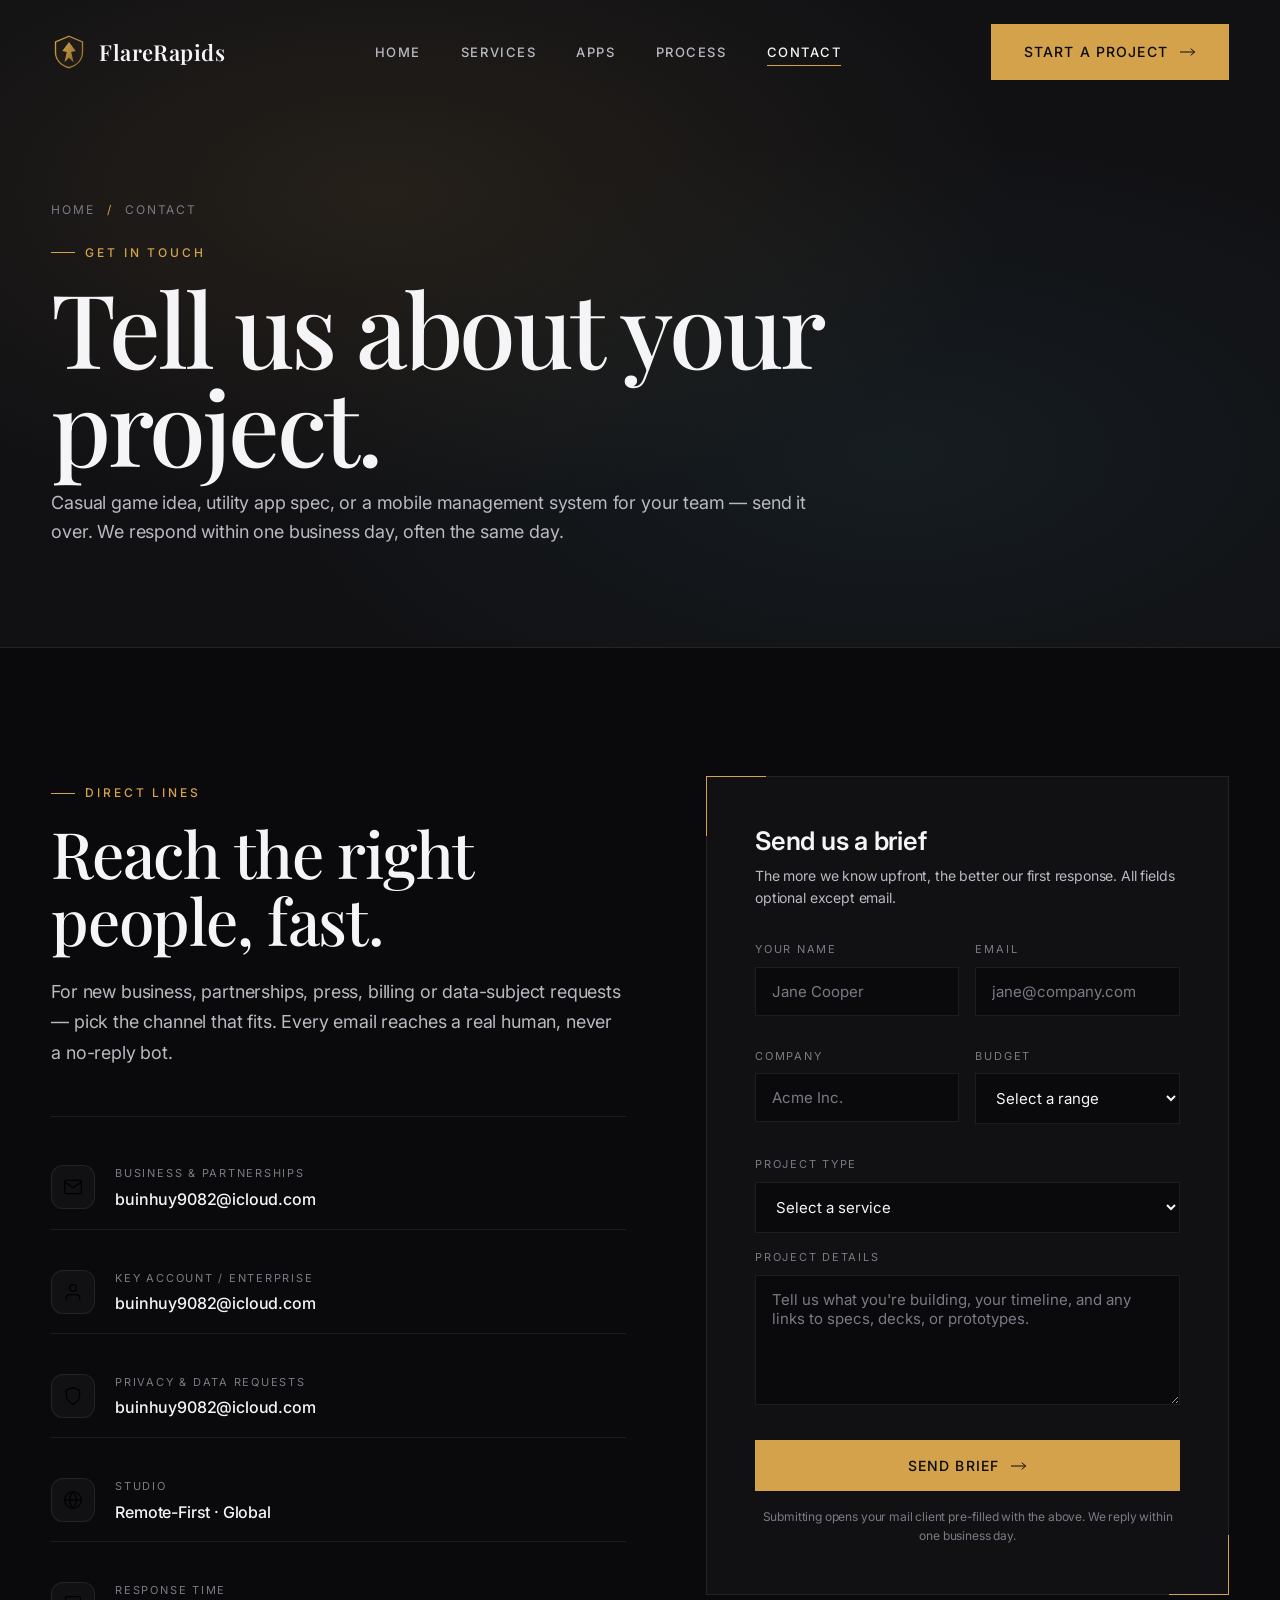
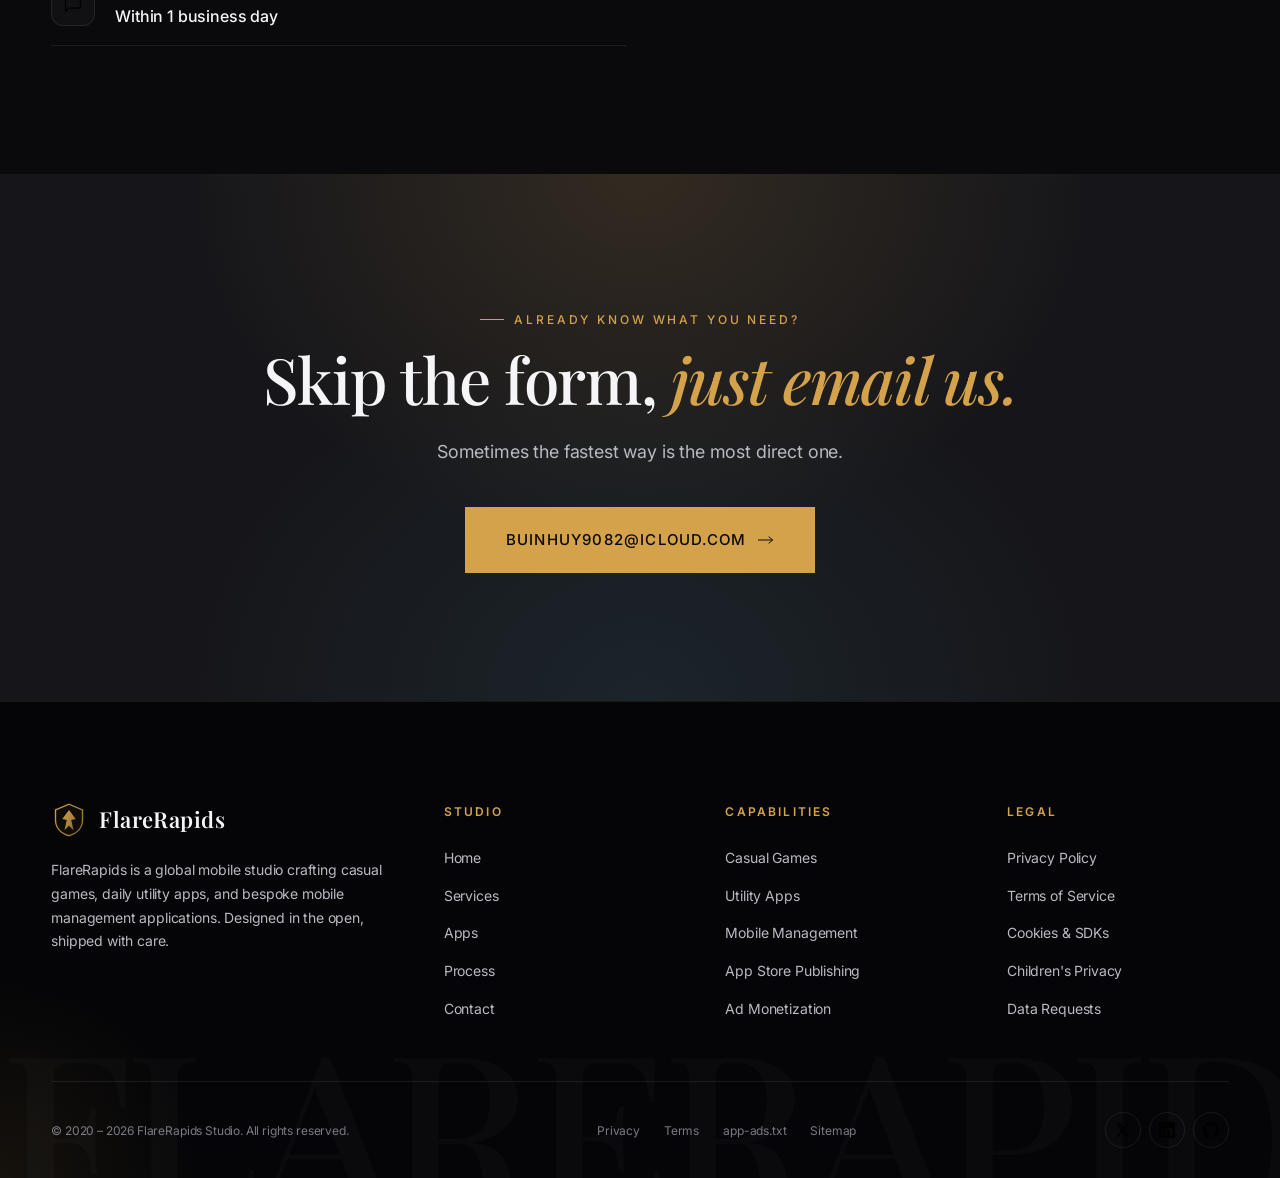
<file: contact.html>
<!DOCTYPE html>
<html lang="en">
<head>
  <meta charset="UTF-8" />
  <meta http-equiv="X-UA-Compatible" content="IE=edge" />
  <meta name="viewport" content="width=device-width, initial-scale=1.0" />

  <title>Contact — FlareRapids | Start a Mobile Project</title>
  <meta name="description" content="Get in touch with FlareRapids. Tell us about your mobile app, casual game, utility app or mobile management project. We respond within one business day." />
  <meta name="keywords" content="contact FlareRapids, mobile app development inquiry, casual game studio contact" />
  <meta name="robots" content="index, follow" />
  <link rel="canonical" href="https://flarerapids.com/contact.html" />
  <meta name="theme-color" content="#0a0a0c" />

  <meta property="og:type" content="website" />
  <meta property="og:title" content="Contact FlareRapids" />
  <meta property="og:description" content="Tell us about your mobile project. We respond within one business day." />
  <meta property="og:url" content="https://flarerapids.com/contact.html" />
  <meta property="og:image" content="https://flarerapids.com/images/png/showcase-office.png" />

  <link rel="icon" type="image/svg+xml" href="images/svg/logo-mark.svg" />

  <link rel="preconnect" href="https://fonts.googleapis.com" />
  <link rel="preconnect" href="https://fonts.gstatic.com" crossorigin />
  <link href="https://fonts.googleapis.com/css2?family=Inter:wght@300;400;500;600;700&family=Playfair+Display:ital,wght@0,400;0,500;0,600;1,400&family=JetBrains+Mono:wght@400;500&display=swap" rel="stylesheet" />

  <link rel="stylesheet" href="css/style.css" />
</head>
<body>

  <!-- NAV -->
  <nav class="nav" role="navigation" aria-label="Primary">
    <div class="container">
      <div class="nav__inner">
        <a href="/" class="nav__logo">
          <img src="images/svg/logo-mark.svg" alt="" width="36" height="36" />
          <span>FlareRapids</span>
        </a>
        <ul class="nav__links">
          <li><a href="/" class="nav__link">Home</a></li>
          <li><a href="services.html" class="nav__link">Services</a></li>
          <li><a href="/#work" class="nav__link">Apps</a></li>
          <li><a href="/#process" class="nav__link">Process</a></li>
          <li><a href="contact.html" class="nav__link nav__link--active">Contact</a></li>
        </ul>
        <div class="nav__cta">
          <a href="contact.html" class="btn btn--solid">
            <span>Start a Project</span>
            <svg class="arrow" viewBox="0 0 24 12" fill="none" stroke="currentColor" stroke-width="1.5"><line x1="0" y1="6" x2="22" y2="6"/><polyline points="16 1 22 6 16 11"/></svg>
          </a>
          <button class="nav__toggle" aria-label="Open menu" aria-expanded="false">
            <span></span><span></span><span></span>
          </button>
        </div>
      </div>
    </div>
  </nav>

  <!-- PAGE HEADER -->
  <header class="page-header">
    <div class="container">
      <div class="page-header__inner">
        <nav class="breadcrumb" aria-label="Breadcrumb">
          <a href="/">Home</a>
          <span class="sep">/</span>
          <span>Contact</span>
        </nav>
        <span class="eyebrow reveal" style="margin-top: 24px; display: inline-flex;">Get in touch</span>
        <h1 class="h-display reveal reveal--delay-1" style="margin: 16px 0;">Tell us about your project.</h1>
        <p class="reveal reveal--delay-2">
          Casual game idea, utility app spec, or a mobile management system for your team — send it over. We respond within one business day, often the same day.
        </p>
      </div>
    </div>
  </header>

  <!-- CONTACT -->
  <section class="section">
    <div class="container">
      <div class="contact-grid">
        <div class="contact-info">
          <span class="eyebrow reveal">Direct lines</span>
          <h1 class="h-1 reveal reveal--delay-1">Reach the right people, fast.</h1>
          <p class="lead reveal reveal--delay-2">
            For new business, partnerships, press, billing or data-subject requests — pick the channel that fits. Every email reaches a real human, never a no-reply bot.
          </p>

          <div class="contact-list">
            <div class="contact-list__item reveal">
              <div class="contact-list__icon">
                <img src="images/svg/icon-mail.svg" alt="" width="20" height="20" />
              </div>
              <div>
                <div class="contact-list__label">Business &amp; Partnerships</div>
                <div class="contact-list__value">
                  <a href="mailto:buinhuy9082@icloud.com">buinhuy9082@icloud.com</a>
                </div>
              </div>
            </div>

            <div class="contact-list__item reveal reveal--delay-1">
              <div class="contact-list__icon">
                <img src="images/svg/icon-user.svg" alt="" width="20" height="20" />
              </div>
              <div>
                <div class="contact-list__label">Key Account / Enterprise</div>
                <div class="contact-list__value">
                  <a href="mailto:buinhuy9082@icloud.com">buinhuy9082@icloud.com</a>
                </div>
              </div>
            </div>

            <div class="contact-list__item reveal reveal--delay-2">
              <div class="contact-list__icon">
                <img src="images/svg/icon-shield.svg" alt="" width="20" height="20" />
              </div>
              <div>
                <div class="contact-list__label">Privacy &amp; Data Requests</div>
                <div class="contact-list__value">
                  <a href="mailto:buinhuy9082@icloud.com?subject=Data%20Subject%20Request">buinhuy9082@icloud.com</a>
                </div>
              </div>
            </div>

            <div class="contact-list__item reveal reveal--delay-3">
              <div class="contact-list__icon">
                <img src="images/svg/icon-globe.svg" alt="" width="20" height="20" />
              </div>
              <div>
                <div class="contact-list__label">Studio</div>
                <div class="contact-list__value">Remote-First · Global</div>
              </div>
            </div>

            <div class="contact-list__item reveal">
              <div class="contact-list__icon">
                <img src="images/svg/icon-message.svg" alt="" width="20" height="20" />
              </div>
              <div>
                <div class="contact-list__label">Response Time</div>
                <div class="contact-list__value">Within 1 business day</div>
              </div>
            </div>
          </div>
        </div>

        <div class="form reveal" data-tilt>
          <h3 class="h-3">Send us a brief</h3>
          <p class="sub">The more we know upfront, the better our first response. All fields optional except email.</p>

          <form id="contactForm" novalidate>
            <div class="form-row">
              <div class="field">
                <label for="name">Your name</label>
                <input type="text" id="name" name="name" placeholder="Jane Cooper" required />
              </div>
              <div class="field">
                <label for="email">Email</label>
                <input type="email" id="email" name="email" placeholder="jane@company.com" required />
              </div>
            </div>

            <div class="form-row">
              <div class="field">
                <label for="company">Company</label>
                <input type="text" id="company" name="company" placeholder="Acme Inc." />
              </div>
              <div class="field">
                <label for="budget">Budget</label>
                <select id="budget" name="budget">
                  <option value="">Select a range</option>
                  <option>Under $25k</option>
                  <option>$25k – $75k</option>
                  <option>$75k – $200k</option>
                  <option>$200k+</option>
                  <option>Not sure yet</option>
                </select>
              </div>
            </div>

            <div class="field">
              <label for="subject">Project type</label>
              <select id="subject" name="subject">
                <option value="">Select a service</option>
                <option>Casual game development</option>
                <option>Daily utility app</option>
                <option>Mobile management app</option>
                <option>App store publishing &amp; ASO</option>
                <option>Ad monetization &amp; mediation</option>
                <option>Live-ops &amp; growth</option>
                <option>Partnership / Publishing deal</option>
                <option>Other</option>
              </select>
            </div>

            <div class="field">
              <label for="message">Project details</label>
              <textarea id="message" name="message" placeholder="Tell us what you're building, your timeline, and any links to specs, decks, or prototypes." required></textarea>
            </div>

            <button type="submit" class="btn btn--solid form__submit">
              <span>Send Brief</span>
              <svg class="arrow" viewBox="0 0 24 12" fill="none" stroke="currentColor" stroke-width="1.5"><line x1="0" y1="6" x2="22" y2="6"/><polyline points="16 1 22 6 16 11"/></svg>
            </button>

            <p class="form__note">Submitting opens your mail client pre-filled with the above. We reply within one business day.</p>

            <div class="form__success">
              ✓ Thanks — your mail client is opening. Hit send to deliver the brief.
            </div>
          </form>
        </div>
      </div>
    </div>
  </section>

  <!-- OFFICE / CTA -->
  <section class="cta-banner">
    <div class="cta-banner__inner">
      <span class="eyebrow reveal">Already know what you need?</span>
      <h2 class="h-1 reveal reveal--delay-1">Skip the form, <em class="text-accent">just email us.</em></h2>
      <p class="lead reveal reveal--delay-2" style="margin-left: auto; margin-right: auto;">
        Sometimes the fastest way is the most direct one.
      </p>
      <div class="cta-banner__actions reveal reveal--delay-3">
        <a href="mailto:buinhuy9082@icloud.com?subject=FlareRapids%20Inquiry" class="btn btn--solid btn--lg">
          <span>buinhuy9082@icloud.com</span>
          <svg class="arrow" viewBox="0 0 24 12" fill="none" stroke="currentColor" stroke-width="1.5"><line x1="0" y1="6" x2="22" y2="6"/><polyline points="16 1 22 6 16 11"/></svg>
        </a>
      </div>
    </div>
  </section>

  <!-- FOOTER -->
  <footer class="footer">
    <div class="container">
      <div class="footer__inner">
        <div class="footer__top">
          <div class="footer__brand">
            <a href="/" class="nav__logo">
              <img src="images/svg/logo-mark.svg" alt="" width="36" height="36" />
              <span>FlareRapids</span>
            </a>
            <p>FlareRapids is a global mobile studio crafting casual games, daily utility apps, and bespoke mobile management applications. Designed in the open, shipped with care.</p>
          </div>
          <div class="footer__col">
            <h4>Studio</h4>
            <ul>
              <li><a href="/">Home</a></li>
              <li><a href="services.html">Services</a></li>
              <li><a href="/#work">Apps</a></li>
              <li><a href="/#process">Process</a></li>
              <li><a href="contact.html">Contact</a></li>
            </ul>
          </div>
          <div class="footer__col">
            <h4>Capabilities</h4>
            <ul>
              <li><a href="services.html#casual">Casual Games</a></li>
              <li><a href="services.html#utility">Utility Apps</a></li>
              <li><a href="services.html#management">Mobile Management</a></li>
              <li><a href="services.html#publishing">App Store Publishing</a></li>
              <li><a href="services.html#monetization">Ad Monetization</a></li>
            </ul>
          </div>
          <div class="footer__col">
            <h4>Legal</h4>
            <ul>
              <li><a href="privacy.html">Privacy Policy</a></li>
              <li><a href="terms.html">Terms of Service</a></li>
              <li><a href="privacy.html#cookies">Cookies &amp; SDKs</a></li>
              <li><a href="privacy.html#children">Children's Privacy</a></li>
              <li><a href="privacy.html#contact">Data Requests</a></li>
            </ul>
          </div>
        </div>
        <div class="footer__bottom">
          <div>© 2020 – 2026 FlareRapids Studio. All rights reserved.</div>
          <div class="footer__legal">
            <a href="privacy.html">Privacy</a>
            <a href="terms.html">Terms</a>
            <a href="app-ads.txt">app-ads.txt</a>
            <a href="sitemap.xml">Sitemap</a>
          </div>
          <div class="footer__socials">
            <a href="#" aria-label="Twitter"><img src="images/svg/icon-twitter.svg" alt="" width="16" height="16" /></a>
            <a href="#" aria-label="LinkedIn"><img src="images/svg/icon-linkedin.svg" alt="" width="16" height="16" /></a>
            <a href="https://github.com/buinhuy9082-hue/flarerapids" aria-label="GitHub"><img src="images/svg/icon-github.svg" alt="" width="16" height="16" /></a>
          </div>
        </div>
      </div>
    </div>
  </footer>

  <script src="js/main.js" defer></script>
</body>
</html>
</file>
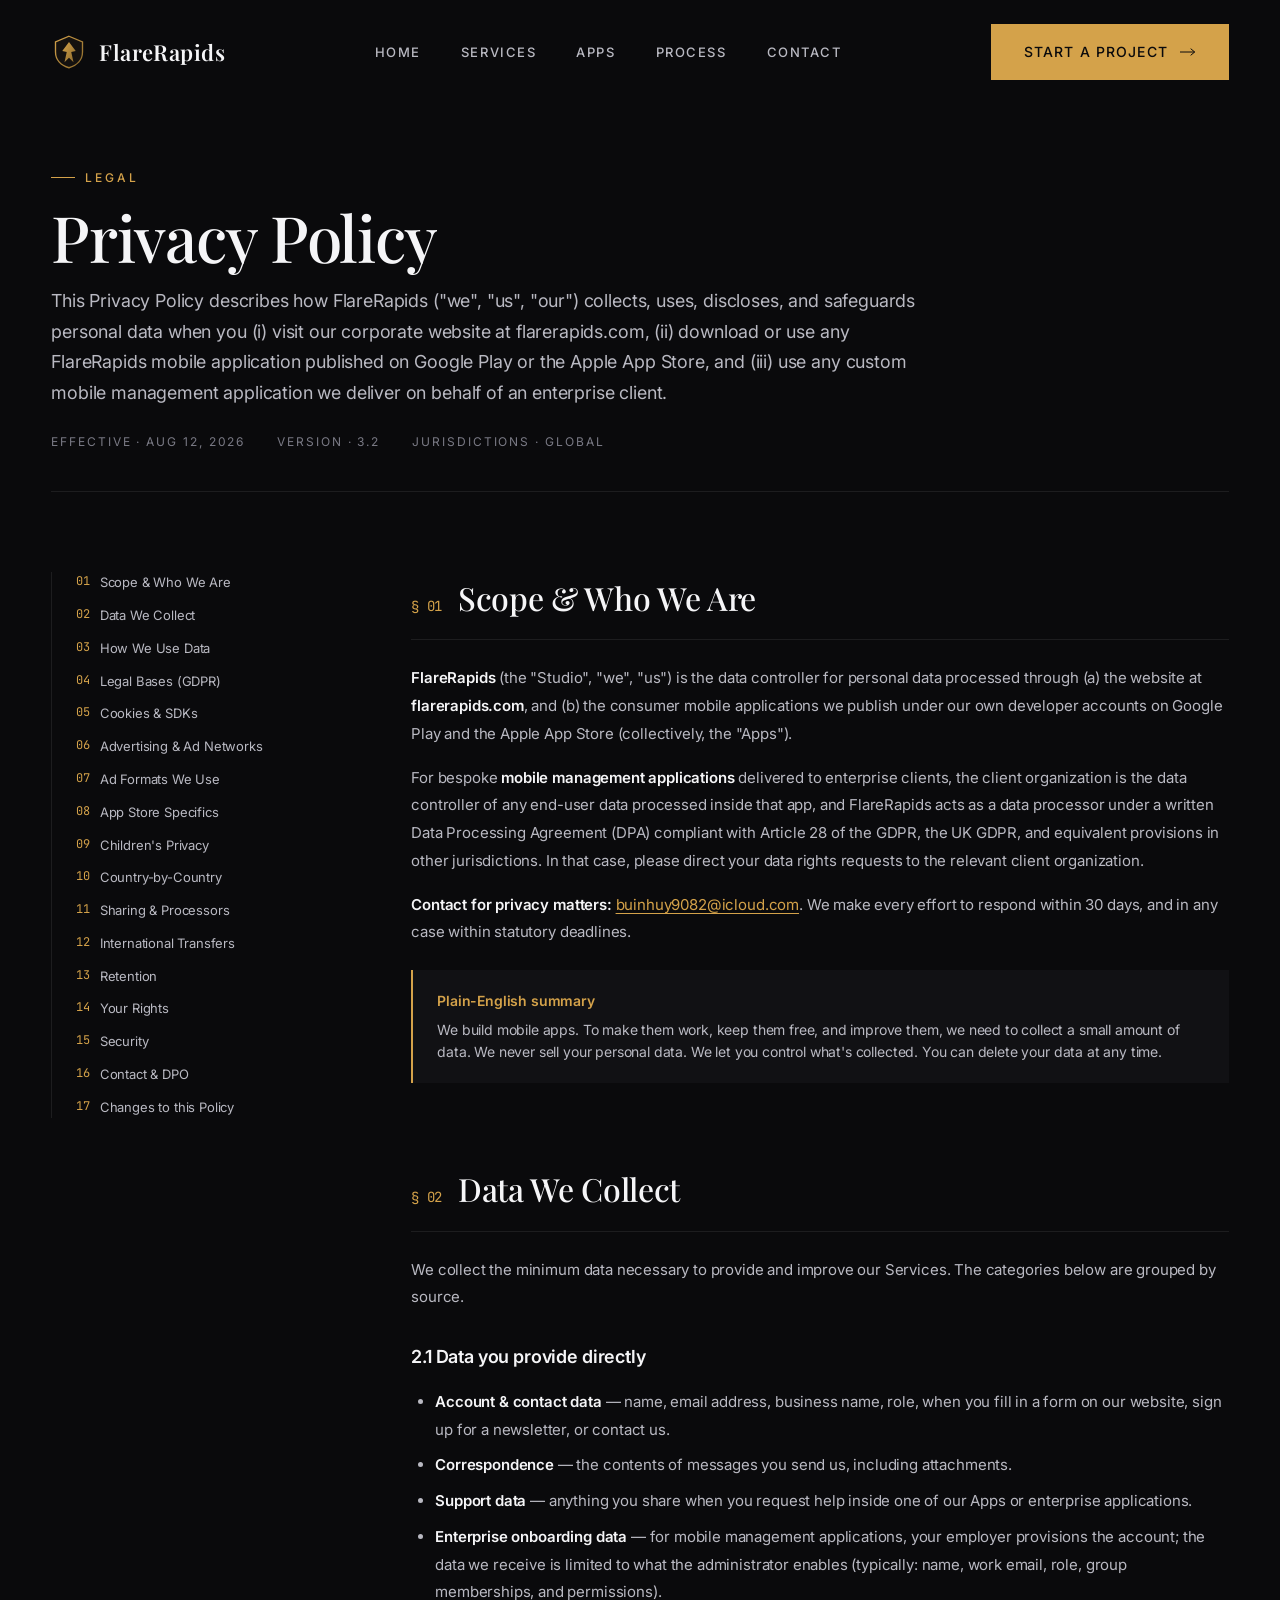
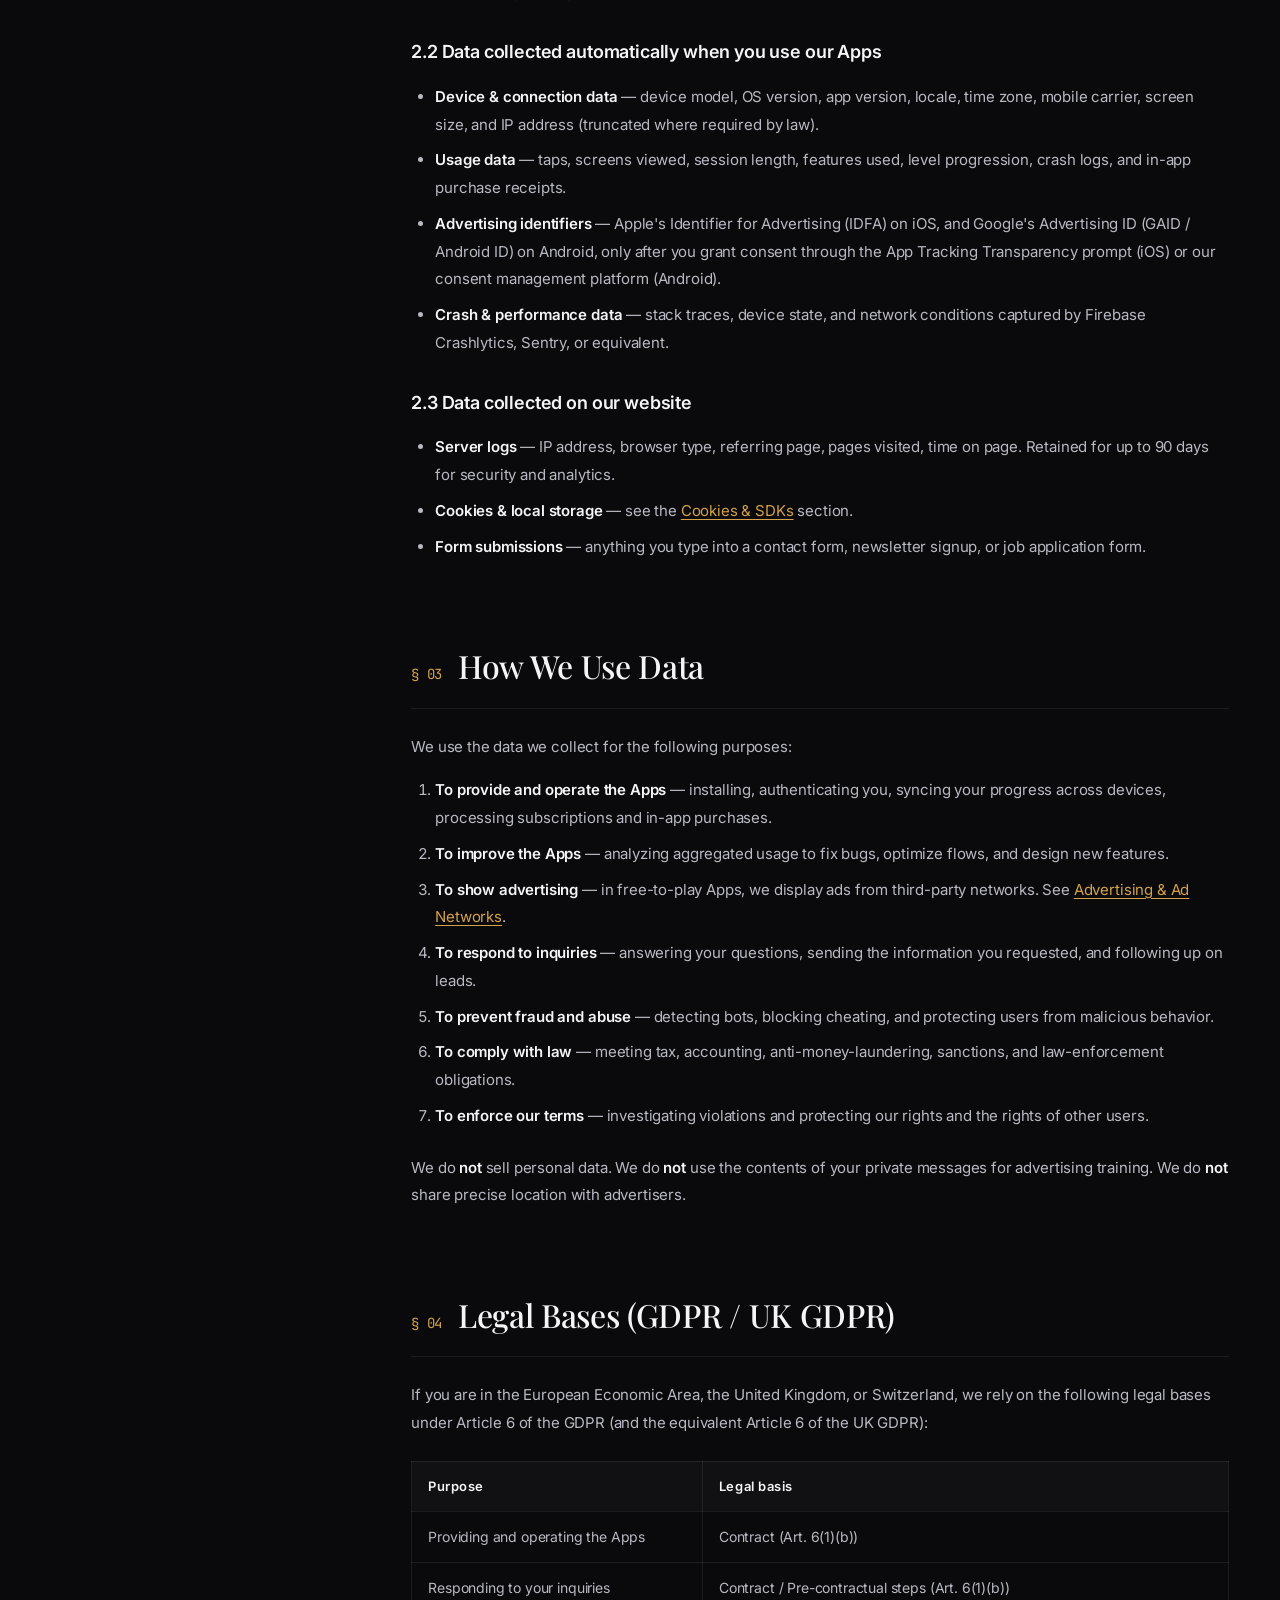
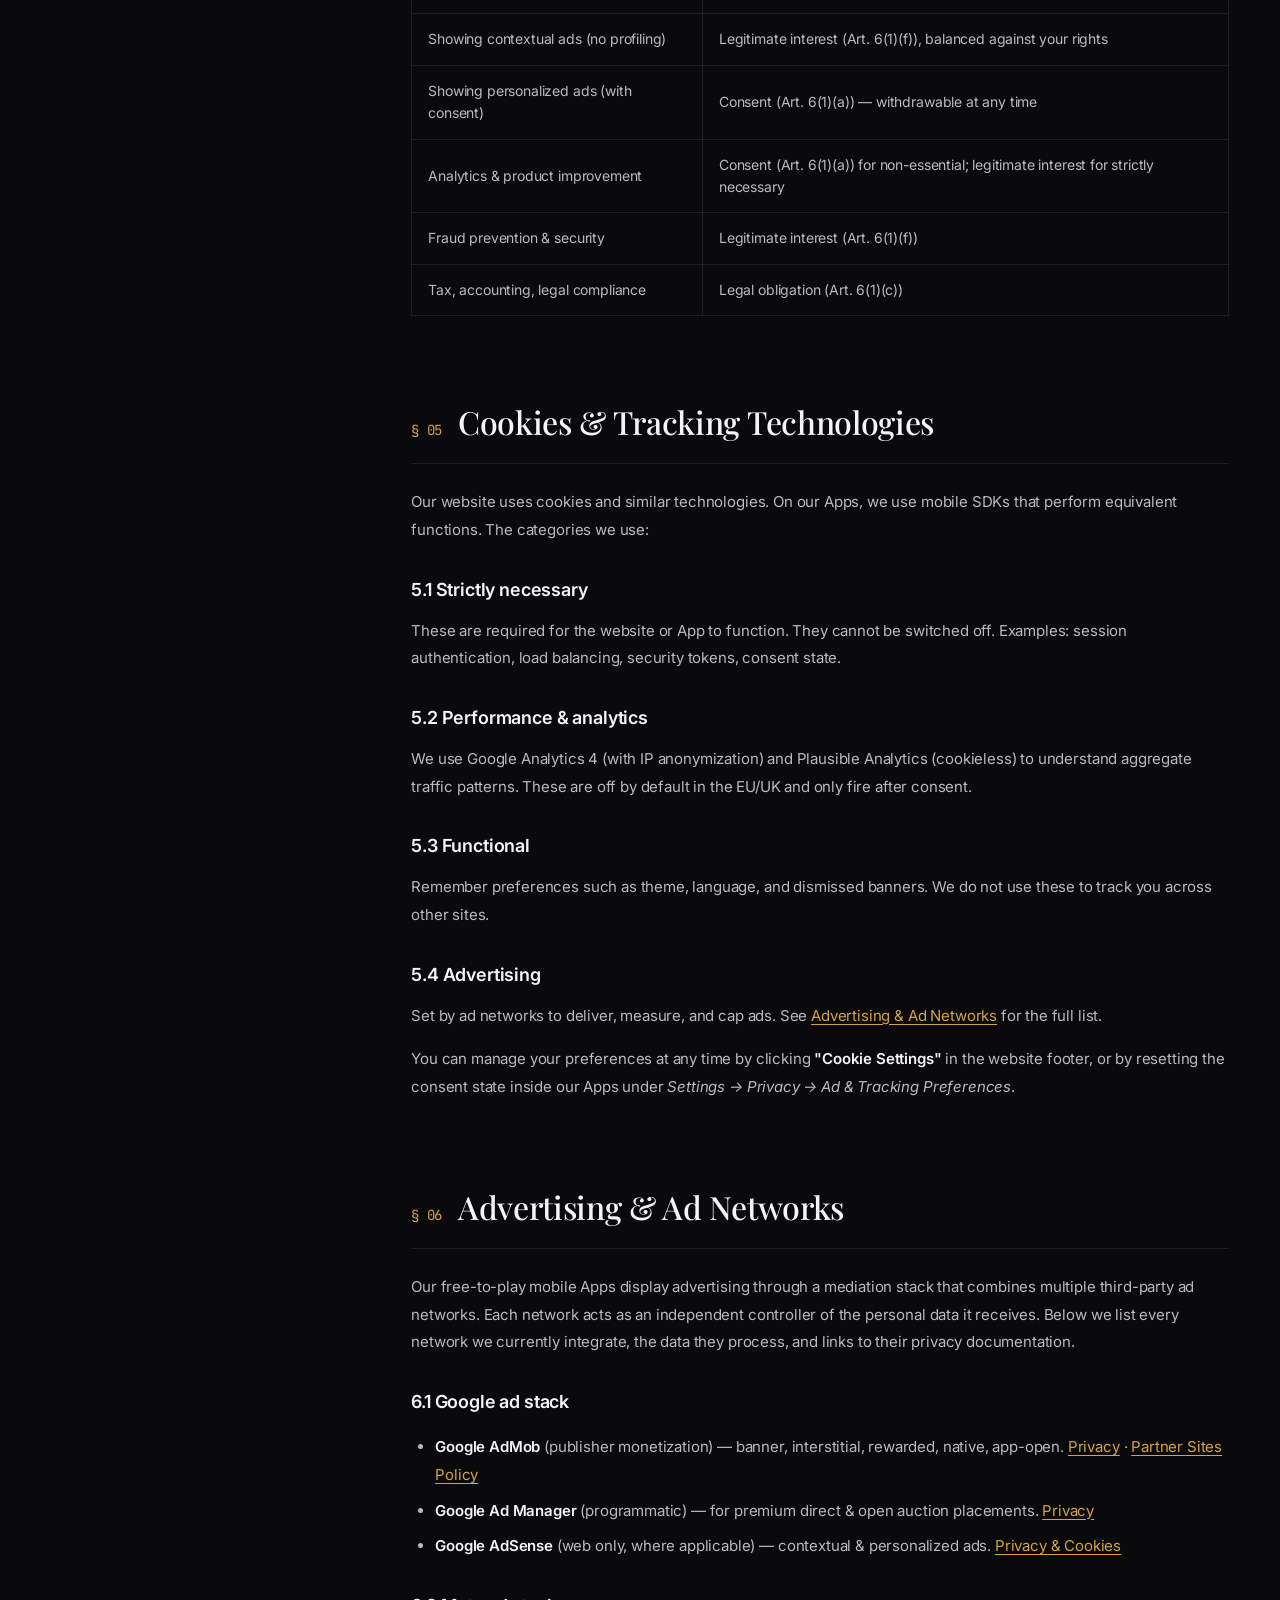
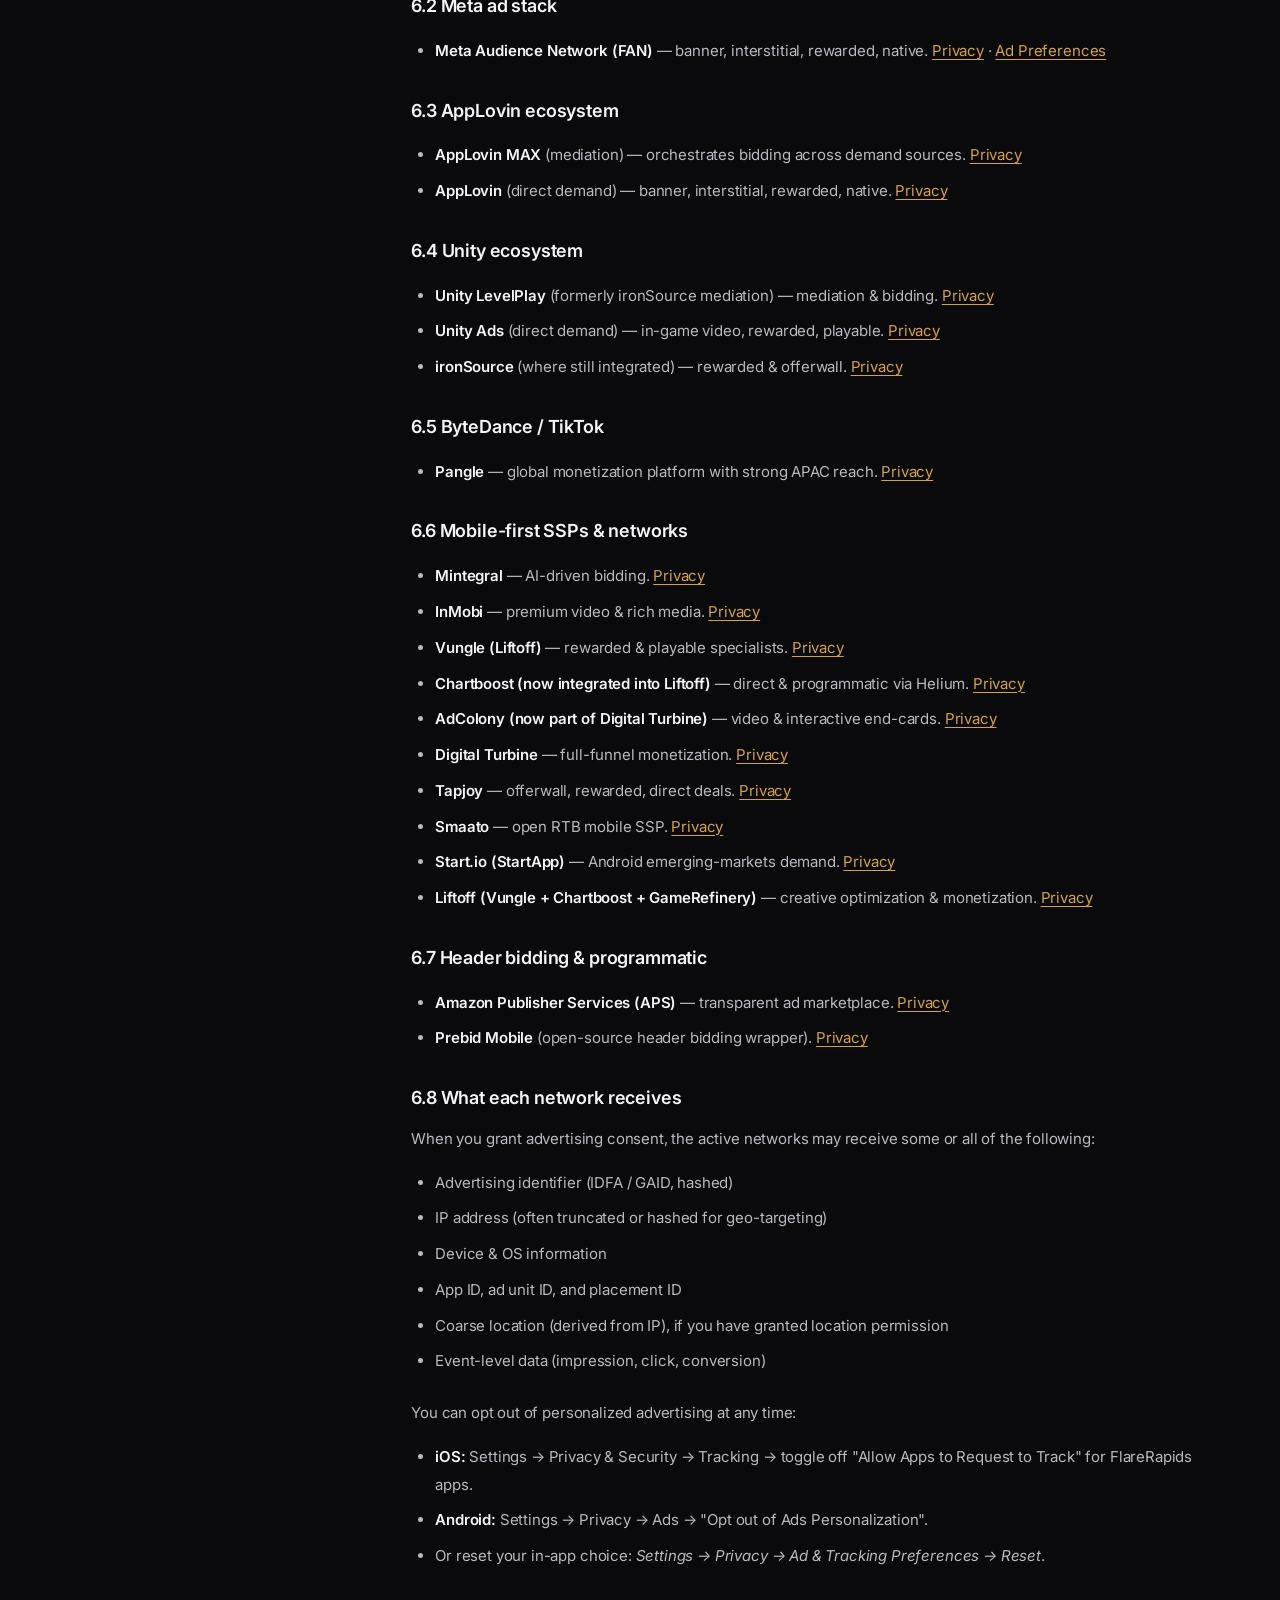
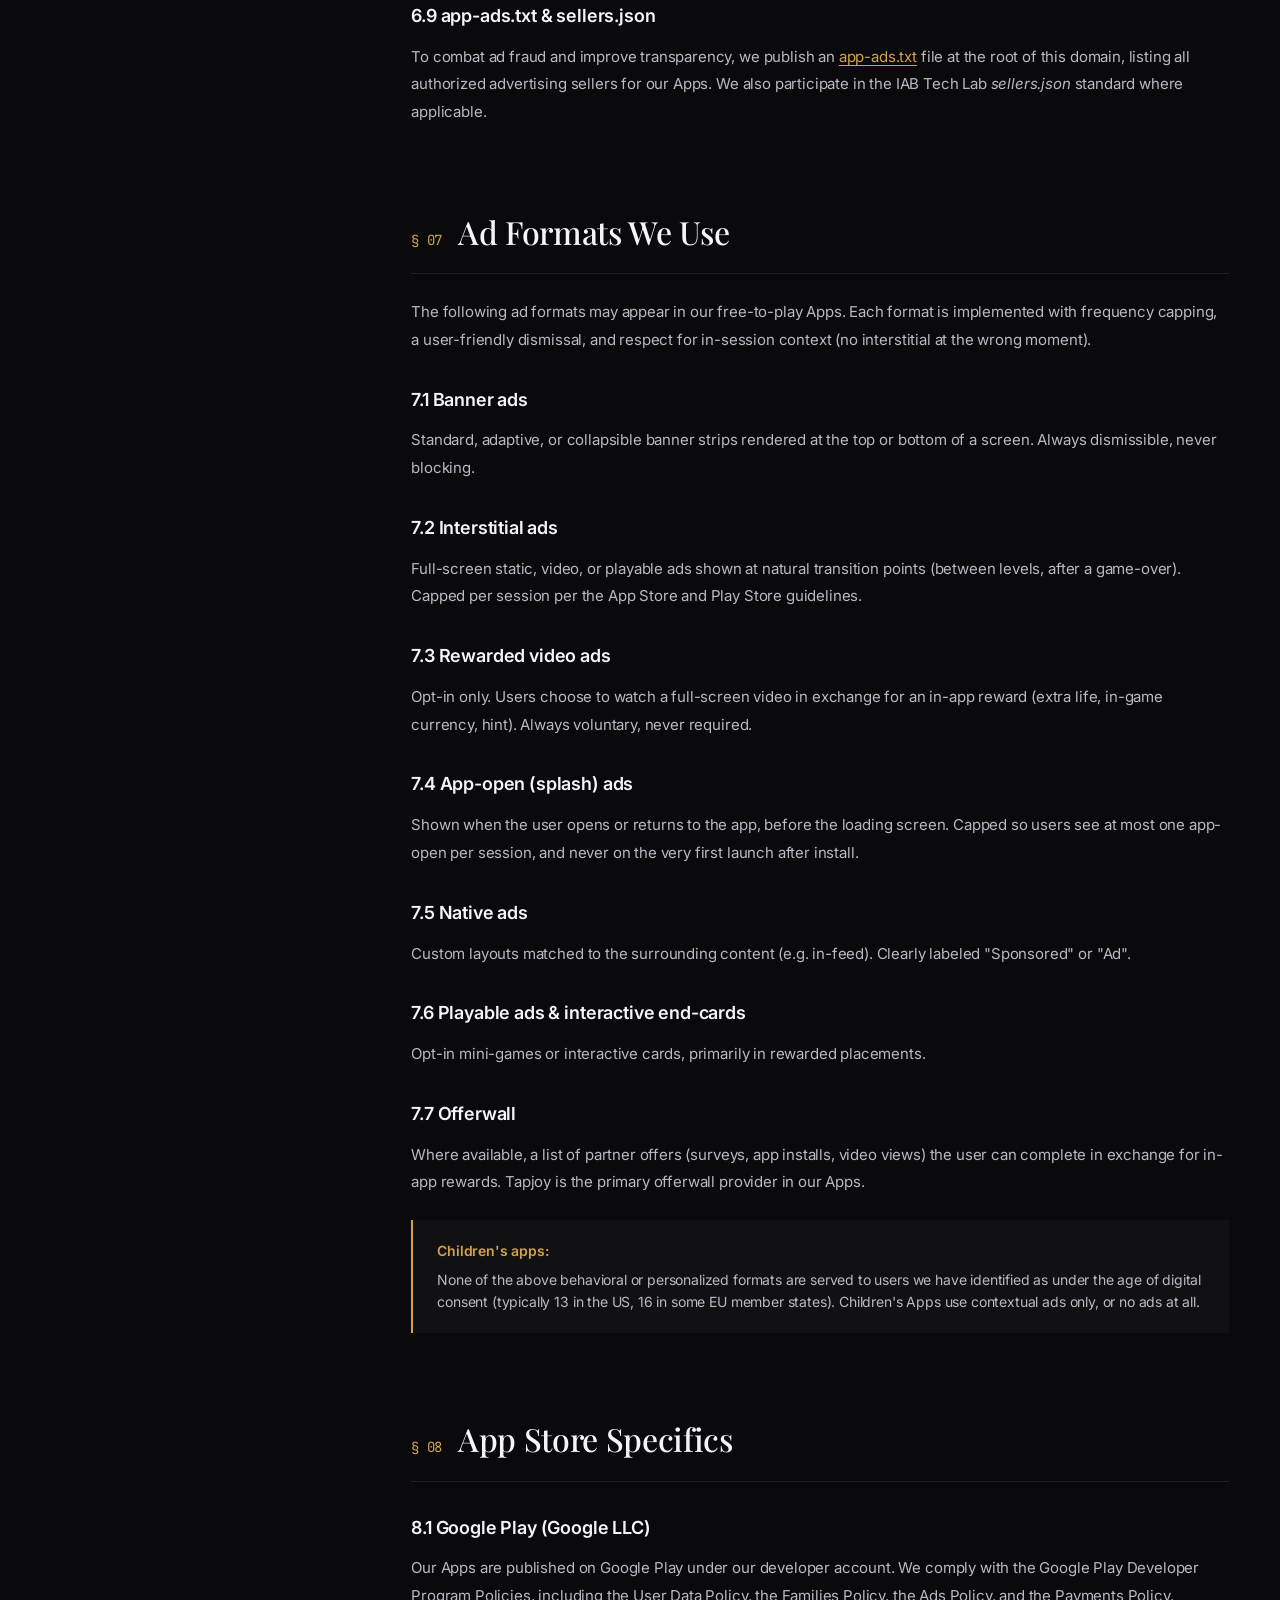
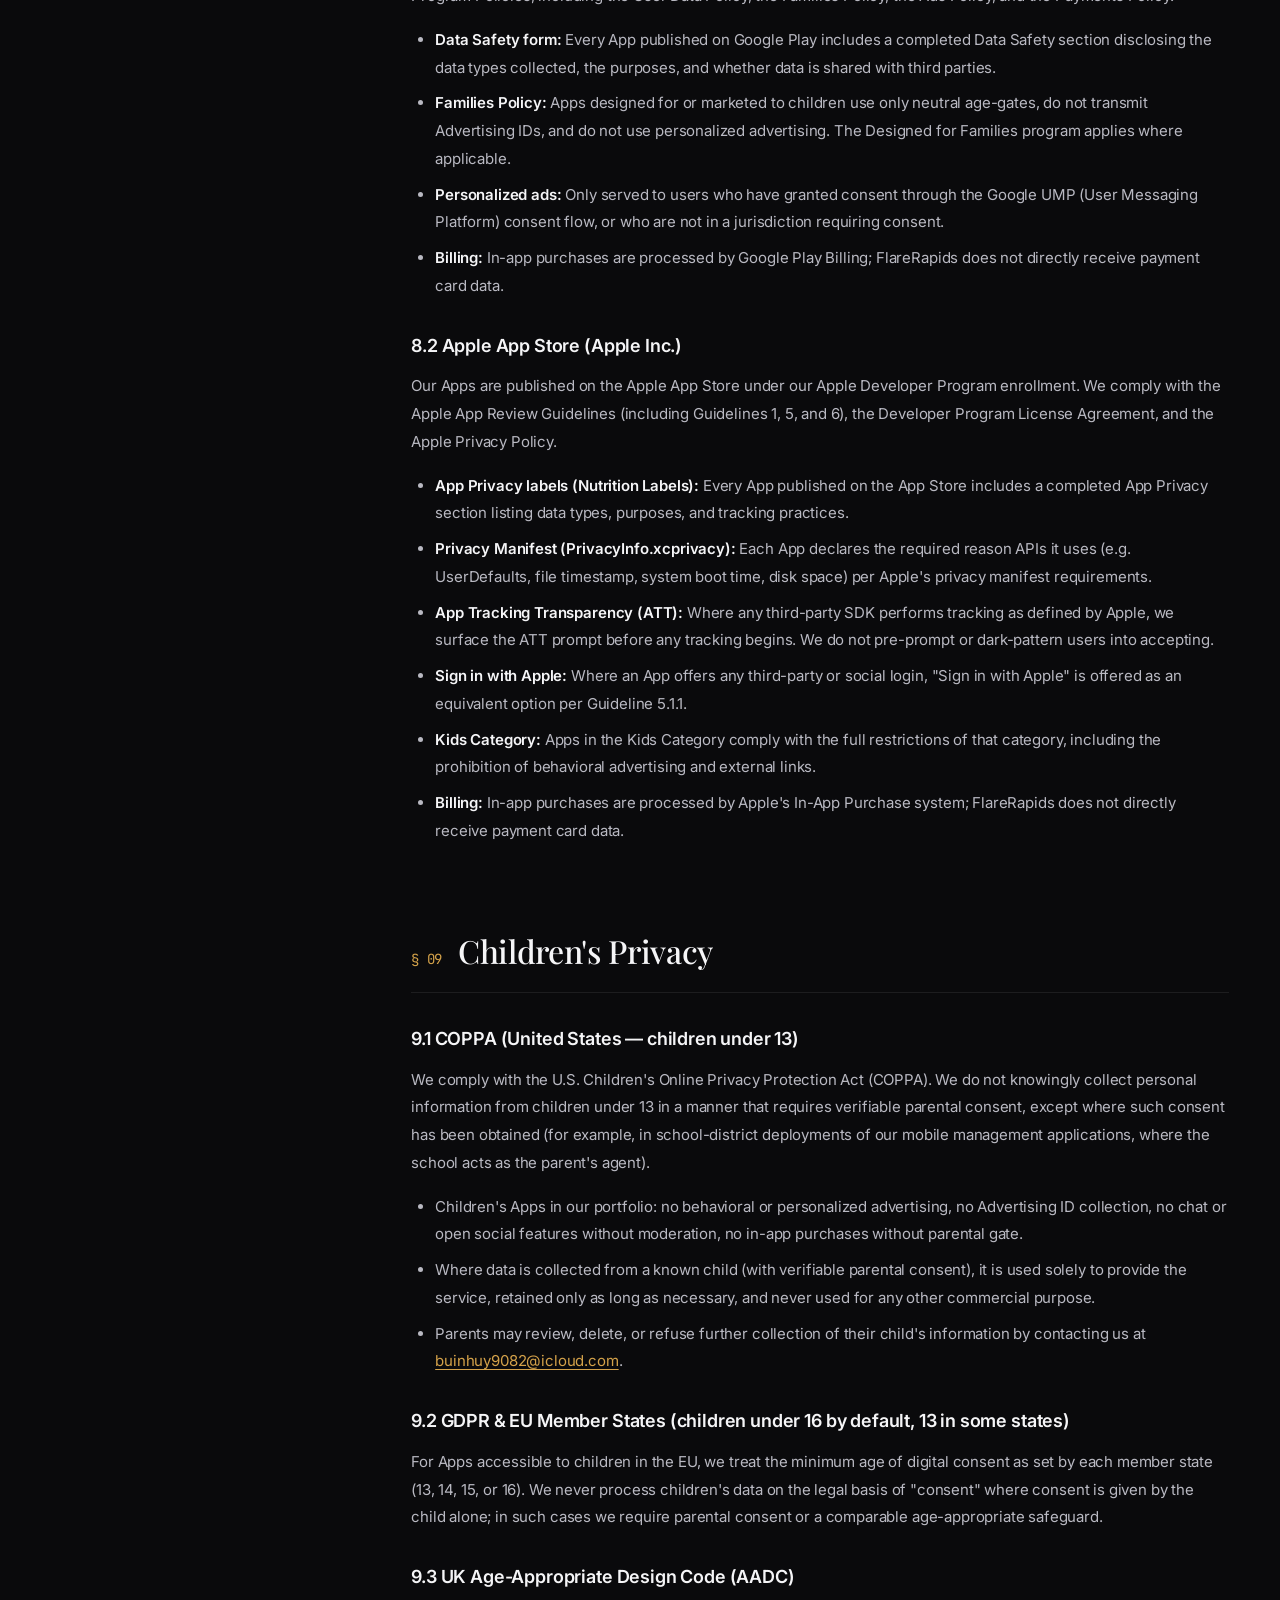
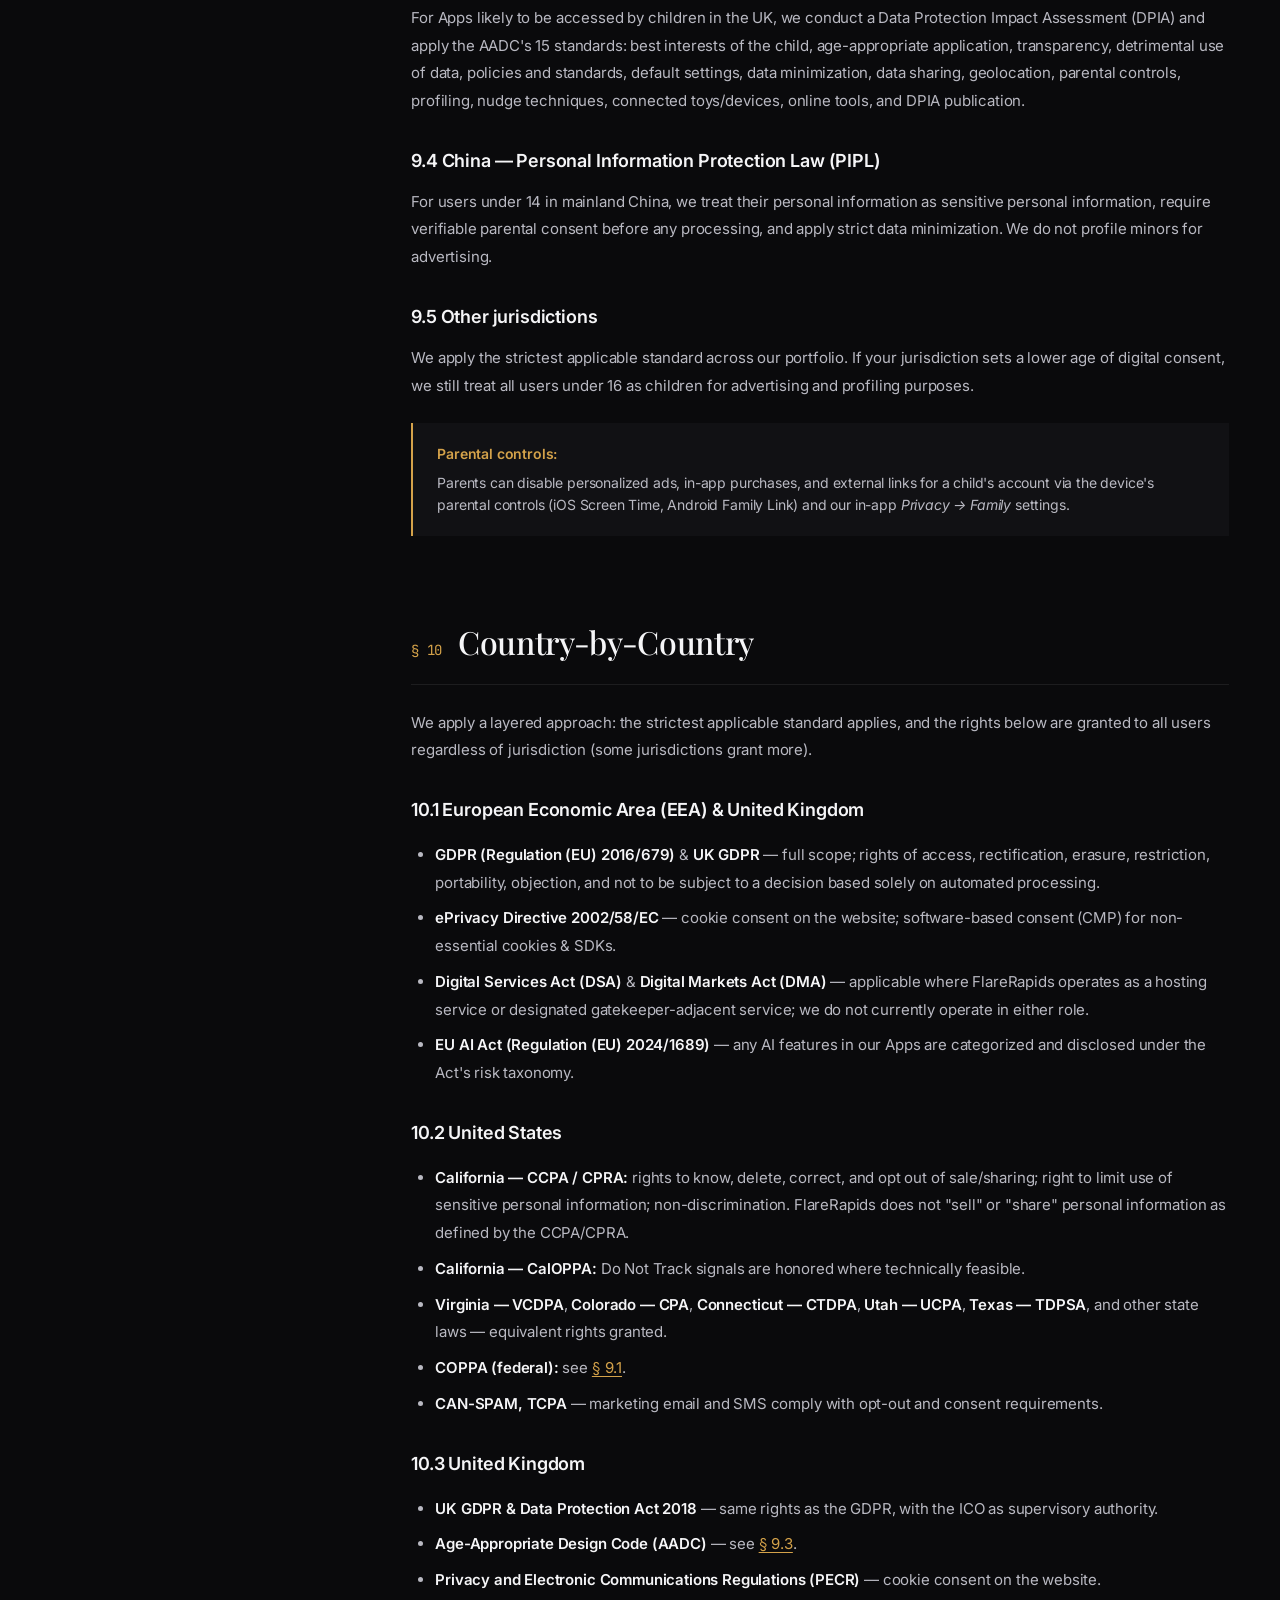
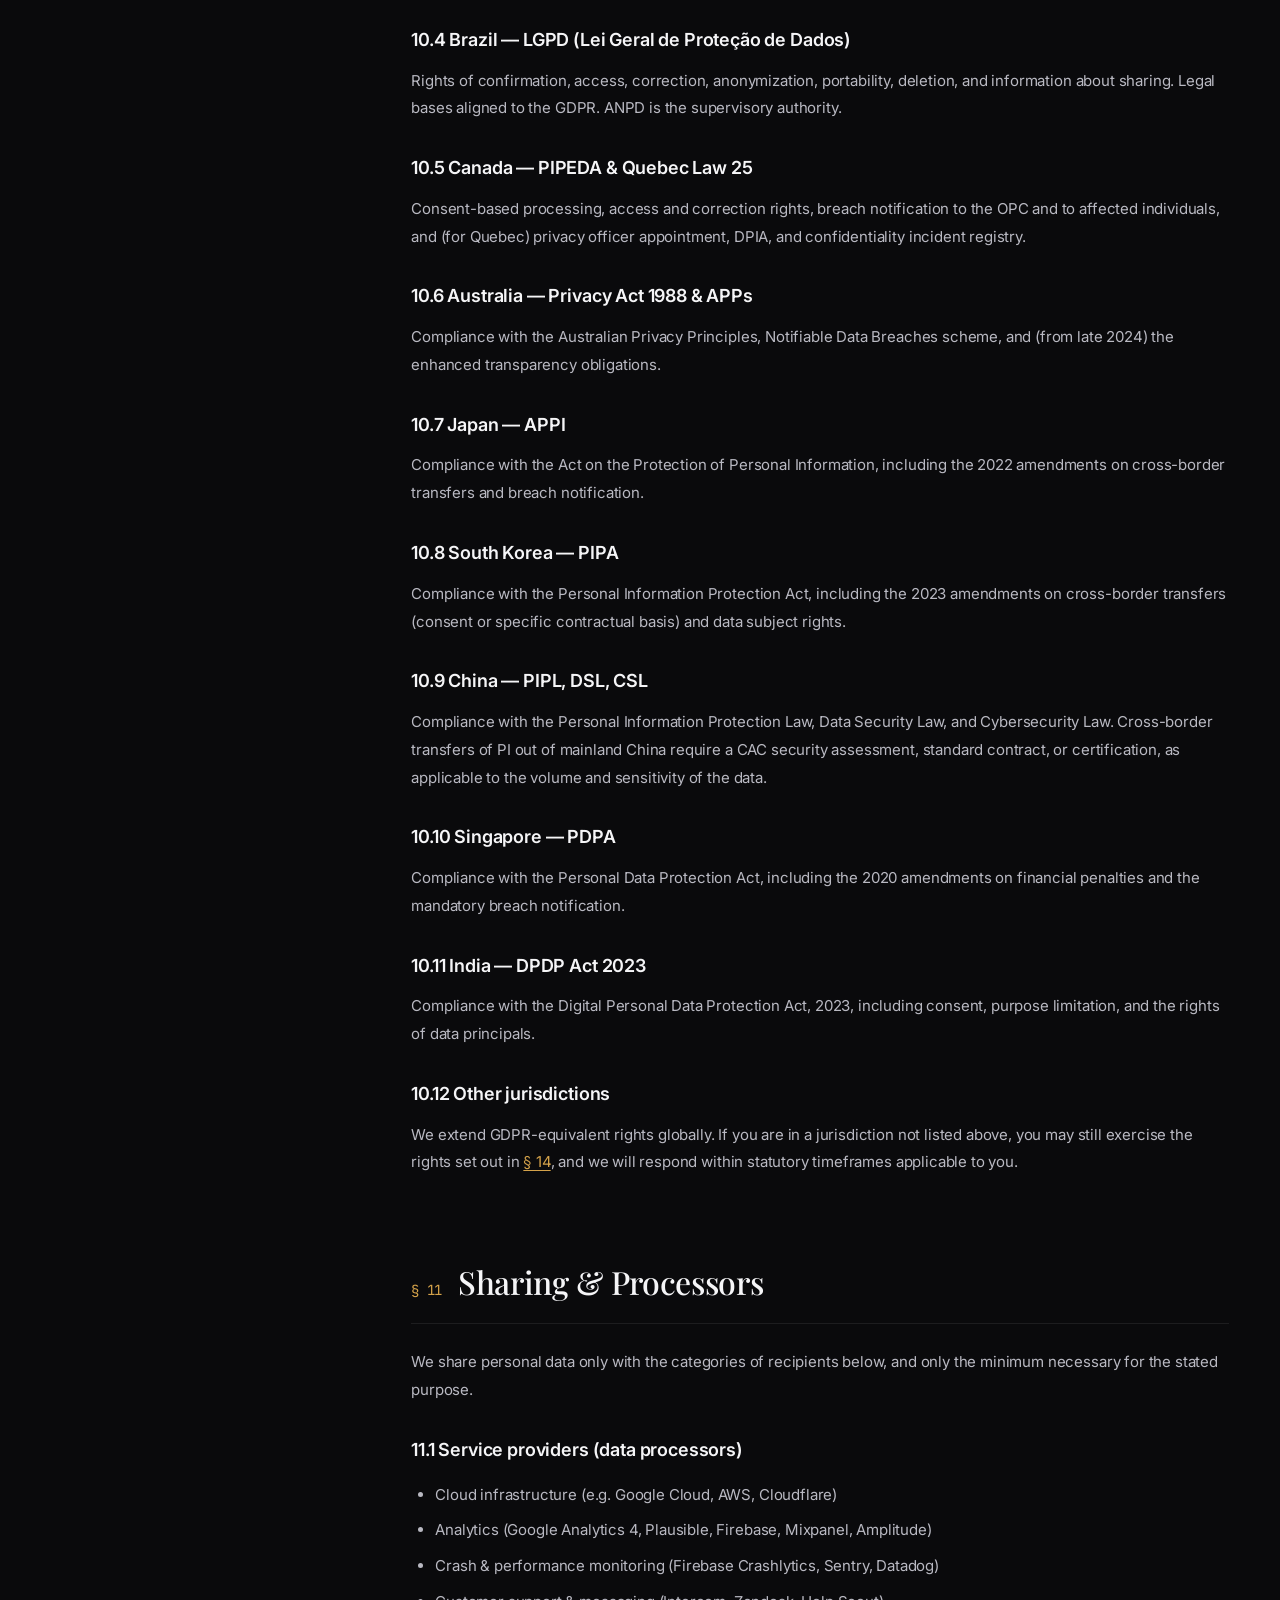
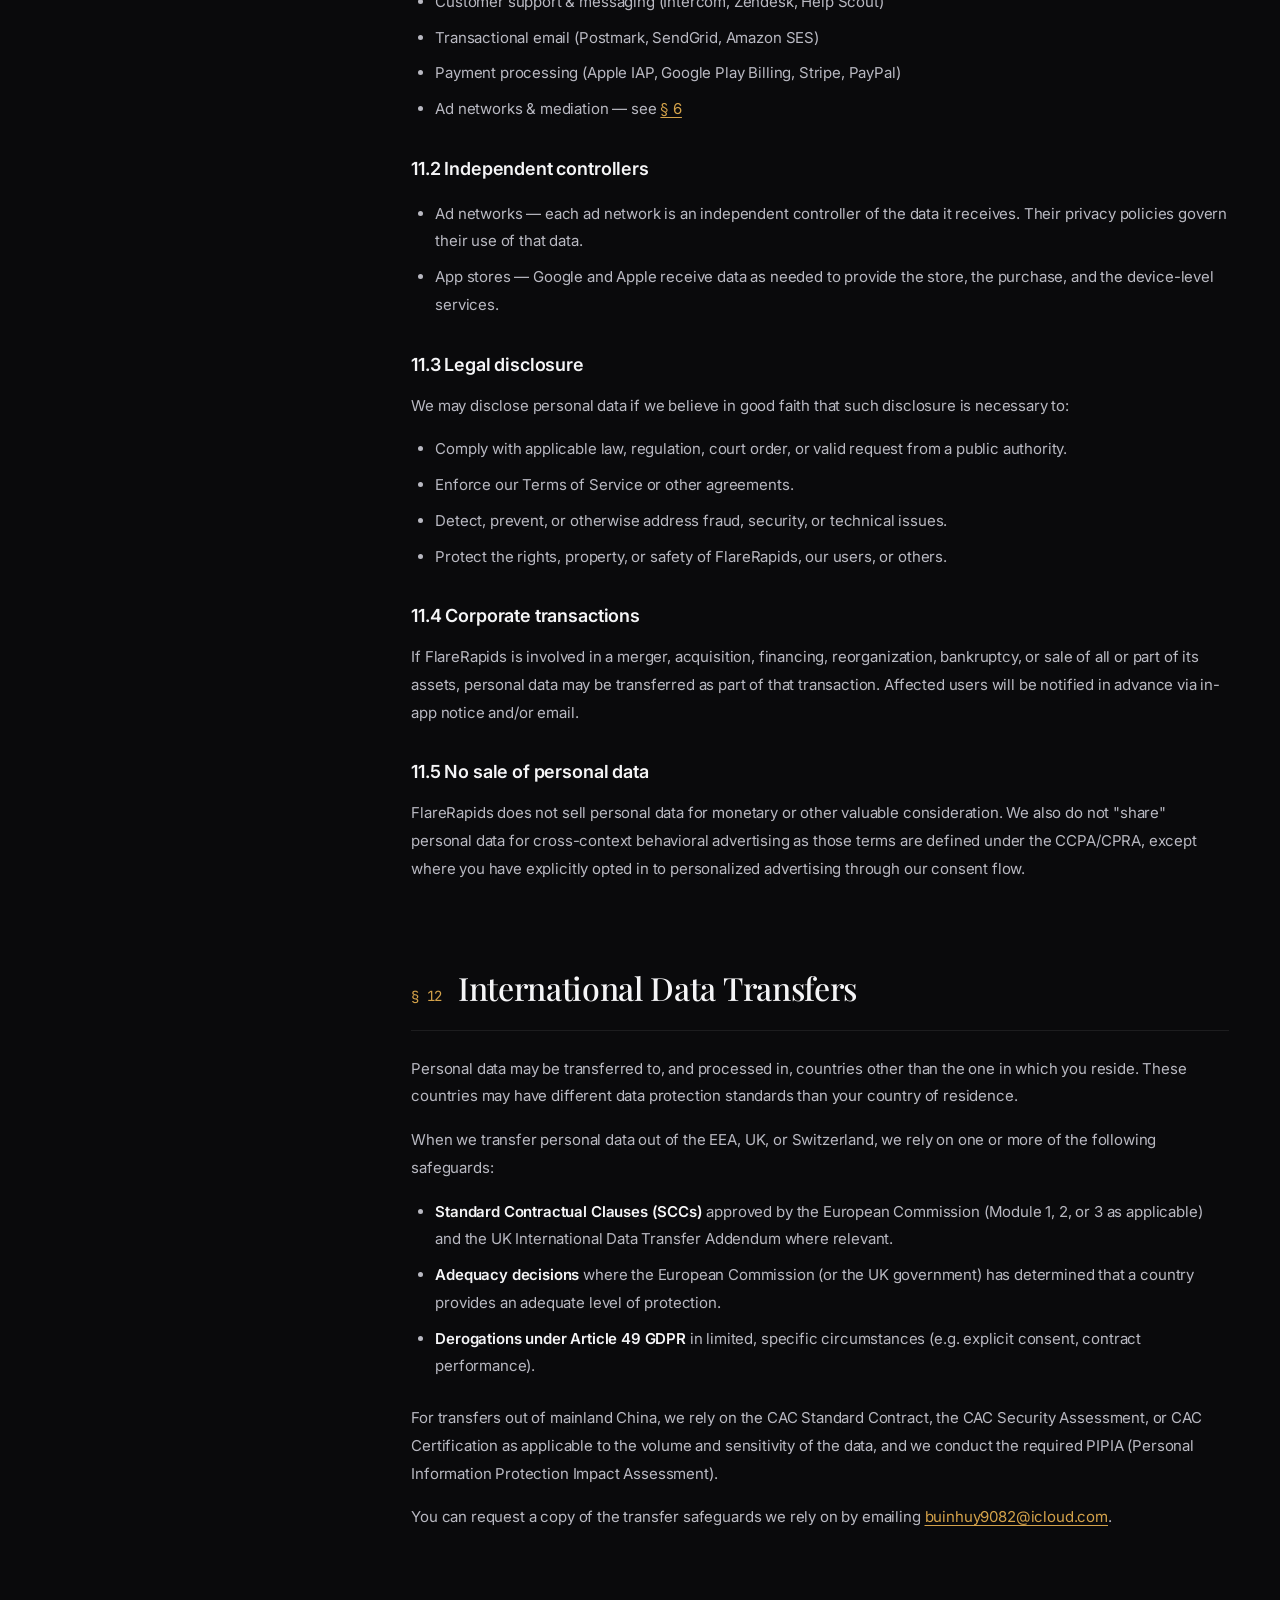
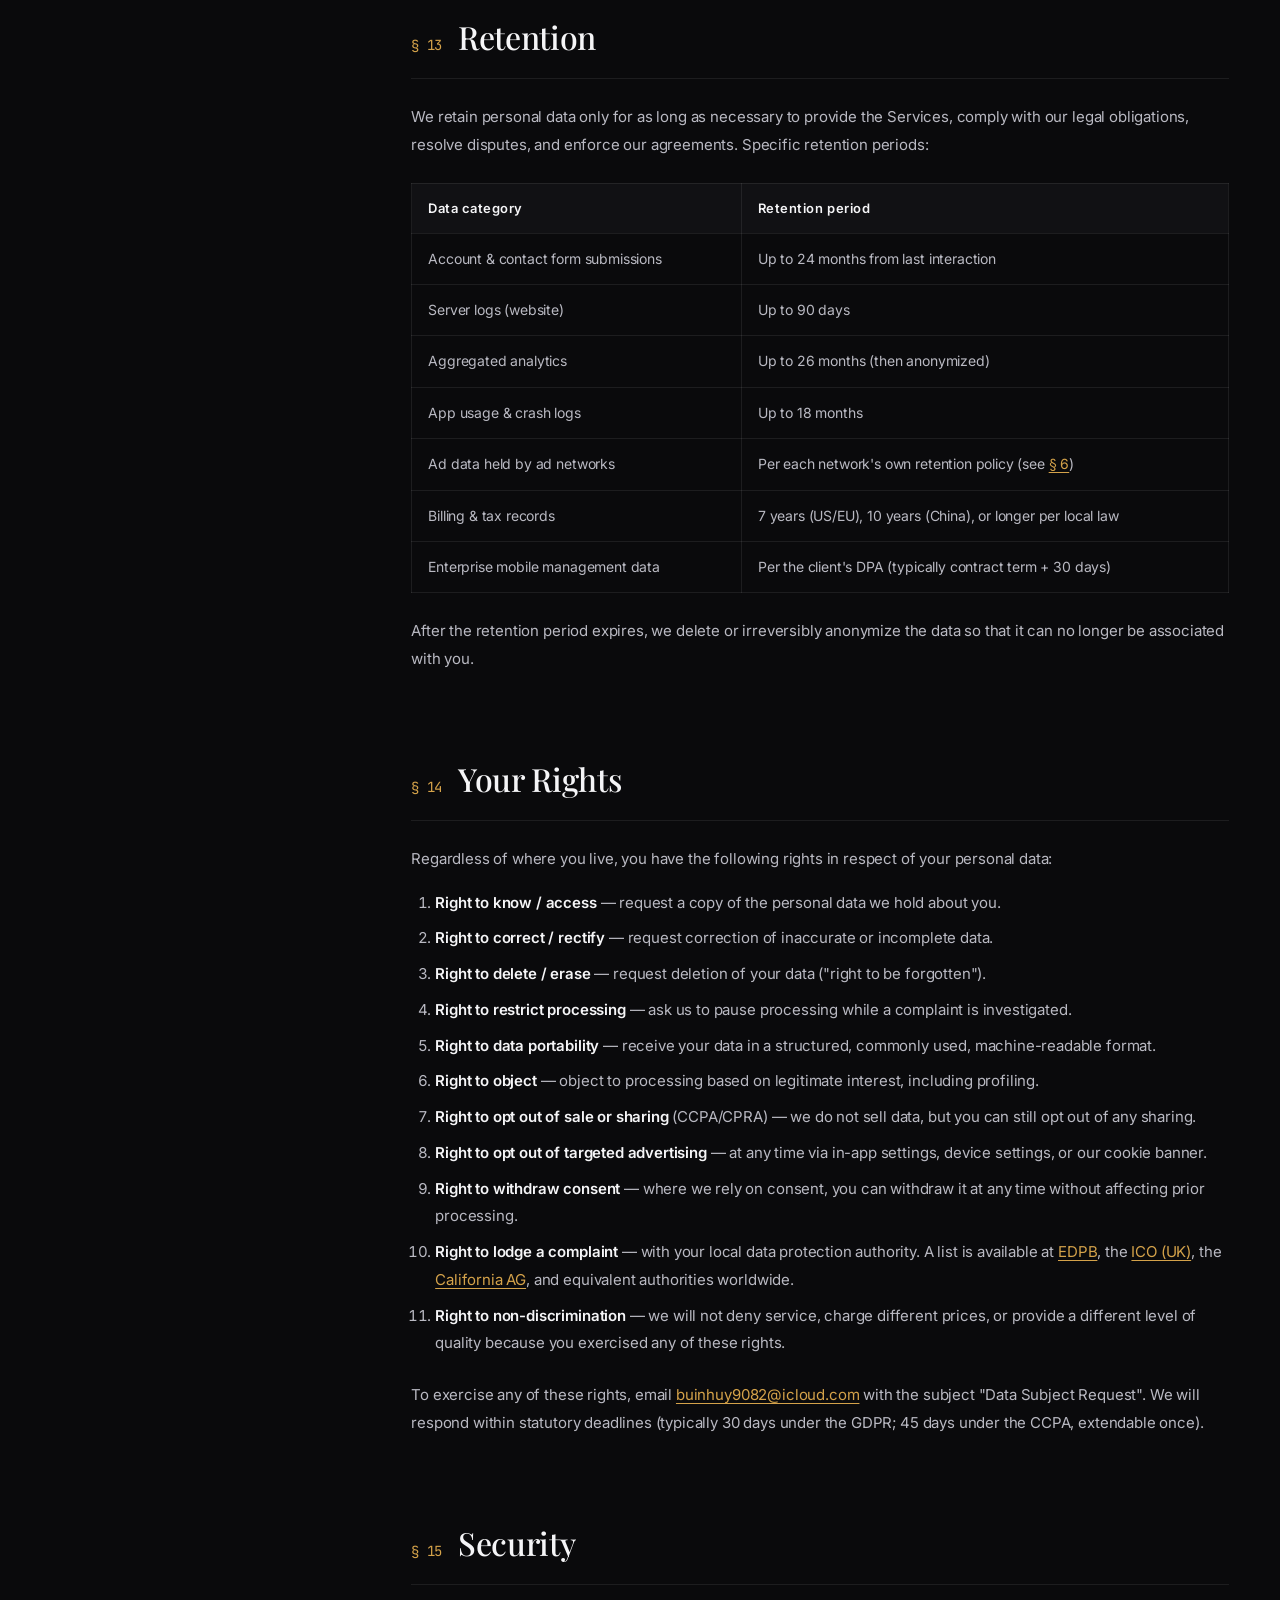
<file: privacy.html>
<!DOCTYPE html>
<html lang="en">
<head>
  <meta charset="UTF-8" />
  <meta http-equiv="X-UA-Compatible" content="IE=edge" />
  <meta name="viewport" content="width=device-width, initial-scale=1.0" />

  <title>Privacy Policy — FlareRapids</title>
  <meta name="description" content="The FlareRapids Privacy Policy. How we collect, use, share and protect personal data across our websites, mobile apps published on Google Play and the Apple App Store, and our mobile management applications. Covers GDPR, CCPA, COPPA, UK GDPR, LGPD, PIPL and more." />
  <meta name="robots" content="index, follow" />
  <meta name="theme-color" content="#0a0a0c" />
  <link rel="canonical" href="https://flarerapids.com/privacy.html" />

  <meta property="og:type" content="article" />
  <meta property="og:title" content="FlareRapids — Privacy Policy" />
  <meta property="og:description" content="How FlareRapids handles personal data across our apps, websites and mobile management applications." />
  <meta property="og:url" content="https://flarerapids.com/privacy.html" />

  <link rel="icon" type="image/svg+xml" href="images/svg/logo-mark.svg" />

  <link rel="preconnect" href="https://fonts.googleapis.com" />
  <link rel="preconnect" href="https://fonts.gstatic.com" crossorigin />
  <link href="https://fonts.googleapis.com/css2?family=Inter:wght@300;400;500;600;700&family=Playfair+Display:ital,wght@0,400;0,500;0,600;1,400&family=JetBrains+Mono:wght@400;500&display=swap" rel="stylesheet" />

  <link rel="stylesheet" href="css/style.css" />
</head>
<body>

  <!-- NAV -->
  <nav class="nav" role="navigation" aria-label="Primary">
    <div class="container">
      <div class="nav__inner">
        <a href="/" class="nav__logo">
          <img src="images/svg/logo-mark.svg" alt="" width="36" height="36" />
          <span>FlareRapids</span>
        </a>
        <ul class="nav__links">
          <li><a href="/" class="nav__link">Home</a></li>
          <li><a href="services.html" class="nav__link">Services</a></li>
          <li><a href="/#work" class="nav__link">Apps</a></li>
          <li><a href="/#process" class="nav__link">Process</a></li>
          <li><a href="contact.html" class="nav__link">Contact</a></li>
        </ul>
        <div class="nav__cta">
          <a href="contact.html" class="btn btn--solid">
            <span>Start a Project</span>
            <svg class="arrow" viewBox="0 0 24 12" fill="none" stroke="currentColor" stroke-width="1.5"><line x1="0" y1="6" x2="22" y2="6"/><polyline points="16 1 22 6 16 11"/></svg>
          </a>
          <button class="nav__toggle" aria-label="Open menu" aria-expanded="false">
            <span></span><span></span><span></span>
          </button>
        </div>
      </div>
    </div>
  </nav>

  <!-- LEGAL CONTENT -->
  <main class="legal">
    <div class="container">
      <div class="legal__head">
        <span class="eyebrow">Legal</span>
        <h1 class="h-1" style="margin: 16px 0;">Privacy Policy</h1>
        <p class="lead" style="max-width: 880px;">
          This Privacy Policy describes how FlareRapids ("we", "us", "our") collects, uses, discloses, and safeguards personal data when you (i) visit our corporate website at flarerapids.com, (ii) download or use any FlareRapids mobile application published on Google Play or the Apple App Store, and (iii) use any custom mobile management application we deliver on behalf of an enterprise client.
        </p>
        <div class="meta">
          <span>Effective · Aug 12, 2026</span>
          <span>Version · 3.2</span>
          <span>Jurisdictions · Global</span>
        </div>
      </div>

      <div class="legal__body">
        <!-- TOC -->
        <aside class="legal__toc" aria-label="Table of contents">
          <ol>
            <li><a href="#scope">Scope &amp; Who We Are</a></li>
            <li><a href="#data">Data We Collect</a></li>
            <li><a href="#use">How We Use Data</a></li>
            <li><a href="#legal">Legal Bases (GDPR)</a></li>
            <li><a href="#cookies">Cookies &amp; SDKs</a></li>
            <li><a href="#ads">Advertising &amp; Ad Networks</a></li>
            <li><a href="#formats">Ad Formats We Use</a></li>
            <li><a href="#stores">App Store Specifics</a></li>
            <li><a href="#children">Children's Privacy</a></li>
            <li><a href="#jurisdictions">Country-by-Country</a></li>
            <li><a href="#share">Sharing &amp; Processors</a></li>
            <li><a href="#transfers">International Transfers</a></li>
            <li><a href="#retention">Retention</a></li>
            <li><a href="#rights">Your Rights</a></li>
            <li><a href="#security">Security</a></li>
            <li><a href="#contact">Contact &amp; DPO</a></li>
            <li><a href="#changes">Changes to this Policy</a></li>
          </ol>
        </aside>

        <!-- BODY -->
        <div class="legal__content">
          <section id="scope">
            <h2><span class="num">§ 01</span> Scope &amp; Who We Are</h2>
            <p>
              <strong>FlareRapids</strong> (the "Studio", "we", "us") is the data controller for personal data processed through (a) the website at <strong>flarerapids.com</strong>, and (b) the consumer mobile applications we publish under our own developer accounts on Google Play and the Apple App Store (collectively, the "Apps").
            </p>
            <p>
              For bespoke <strong>mobile management applications</strong> delivered to enterprise clients, the client organization is the data controller of any end-user data processed inside that app, and FlareRapids acts as a data processor under a written Data Processing Agreement (DPA) compliant with Article 28 of the GDPR, the UK GDPR, and equivalent provisions in other jurisdictions. In that case, please direct your data rights requests to the relevant client organization.
            </p>
            <p>
              <strong>Contact for privacy matters:</strong> <a href="mailto:buinhuy9082@icloud.com">buinhuy9082@icloud.com</a>. We make every effort to respond within 30 days, and in any case within statutory deadlines.
            </p>
            <div class="callout">
              <strong>Plain-English summary</strong>
              We build mobile apps. To make them work, keep them free, and improve them, we need to collect a small amount of data. We never sell your personal data. We let you control what's collected. You can delete your data at any time.
            </div>
          </section>

          <section id="data">
            <h2><span class="num">§ 02</span> Data We Collect</h2>
            <p>We collect the minimum data necessary to provide and improve our Services. The categories below are grouped by source.</p>

            <h3>2.1 Data you provide directly</h3>
            <ul>
              <li><strong>Account &amp; contact data</strong> — name, email address, business name, role, when you fill in a form on our website, sign up for a newsletter, or contact us.</li>
              <li><strong>Correspondence</strong> — the contents of messages you send us, including attachments.</li>
              <li><strong>Support data</strong> — anything you share when you request help inside one of our Apps or enterprise applications.</li>
              <li><strong>Enterprise onboarding data</strong> — for mobile management applications, your employer provisions the account; the data we receive is limited to what the administrator enables (typically: name, work email, role, group memberships, and permissions).</li>
            </ul>

            <h3>2.2 Data collected automatically when you use our Apps</h3>
            <ul>
              <li><strong>Device &amp; connection data</strong> — device model, OS version, app version, locale, time zone, mobile carrier, screen size, and IP address (truncated where required by law).</li>
              <li><strong>Usage data</strong> — taps, screens viewed, session length, features used, level progression, crash logs, and in-app purchase receipts.</li>
              <li><strong>Advertising identifiers</strong> — Apple's Identifier for Advertising (IDFA) on iOS, and Google's Advertising ID (GAID / Android ID) on Android, only after you grant consent through the App Tracking Transparency prompt (iOS) or our consent management platform (Android).</li>
              <li><strong>Crash &amp; performance data</strong> — stack traces, device state, and network conditions captured by Firebase Crashlytics, Sentry, or equivalent.</li>
            </ul>

            <h3>2.3 Data collected on our website</h3>
            <ul>
              <li><strong>Server logs</strong> — IP address, browser type, referring page, pages visited, time on page. Retained for up to 90 days for security and analytics.</li>
              <li><strong>Cookies &amp; local storage</strong> — see the <a href="#cookies">Cookies &amp; SDKs</a> section.</li>
              <li><strong>Form submissions</strong> — anything you type into a contact form, newsletter signup, or job application form.</li>
            </ul>
          </section>

          <section id="use">
            <h2><span class="num">§ 03</span> How We Use Data</h2>
            <p>We use the data we collect for the following purposes:</p>
            <ol>
              <li><strong>To provide and operate the Apps</strong> — installing, authenticating you, syncing your progress across devices, processing subscriptions and in-app purchases.</li>
              <li><strong>To improve the Apps</strong> — analyzing aggregated usage to fix bugs, optimize flows, and design new features.</li>
              <li><strong>To show advertising</strong> — in free-to-play Apps, we display ads from third-party networks. See <a href="#ads">Advertising &amp; Ad Networks</a>.</li>
              <li><strong>To respond to inquiries</strong> — answering your questions, sending the information you requested, and following up on leads.</li>
              <li><strong>To prevent fraud and abuse</strong> — detecting bots, blocking cheating, and protecting users from malicious behavior.</li>
              <li><strong>To comply with law</strong> — meeting tax, accounting, anti-money-laundering, sanctions, and law-enforcement obligations.</li>
              <li><strong>To enforce our terms</strong> — investigating violations and protecting our rights and the rights of other users.</li>
            </ol>
            <p>We do <strong>not</strong> sell personal data. We do <strong>not</strong> use the contents of your private messages for advertising training. We do <strong>not</strong> share precise location with advertisers.</p>
          </section>

          <section id="legal">
            <h2><span class="num">§ 04</span> Legal Bases (GDPR / UK GDPR)</h2>
            <p>If you are in the European Economic Area, the United Kingdom, or Switzerland, we rely on the following legal bases under Article 6 of the GDPR (and the equivalent Article 6 of the UK GDPR):</p>
            <div class="table-wrap">
              <table>
                <thead>
                  <tr><th>Purpose</th><th>Legal basis</th></tr>
                </thead>
                <tbody>
                  <tr><td>Providing and operating the Apps</td><td>Contract (Art. 6(1)(b))</td></tr>
                  <tr><td>Responding to your inquiries</td><td>Contract / Pre-contractual steps (Art. 6(1)(b))</td></tr>
                  <tr><td>Showing contextual ads (no profiling)</td><td>Legitimate interest (Art. 6(1)(f)), balanced against your rights</td></tr>
                  <tr><td>Showing personalized ads (with consent)</td><td>Consent (Art. 6(1)(a)) — withdrawable at any time</td></tr>
                  <tr><td>Analytics &amp; product improvement</td><td>Consent (Art. 6(1)(a)) for non-essential; legitimate interest for strictly necessary</td></tr>
                  <tr><td>Fraud prevention &amp; security</td><td>Legitimate interest (Art. 6(1)(f))</td></tr>
                  <tr><td>Tax, accounting, legal compliance</td><td>Legal obligation (Art. 6(1)(c))</td></tr>
                </tbody>
              </table>
            </div>
          </section>

          <section id="cookies">
            <h2><span class="num">§ 05</span> Cookies &amp; Tracking Technologies</h2>
            <p>Our website uses cookies and similar technologies. On our Apps, we use mobile SDKs that perform equivalent functions. The categories we use:</p>

            <h3>5.1 Strictly necessary</h3>
            <p>These are required for the website or App to function. They cannot be switched off. Examples: session authentication, load balancing, security tokens, consent state.</p>

            <h3>5.2 Performance &amp; analytics</h3>
            <p>We use Google Analytics 4 (with IP anonymization) and Plausible Analytics (cookieless) to understand aggregate traffic patterns. These are off by default in the EU/UK and only fire after consent.</p>

            <h3>5.3 Functional</h3>
            <p>Remember preferences such as theme, language, and dismissed banners. We do not use these to track you across other sites.</p>

            <h3>5.4 Advertising</h3>
            <p>Set by ad networks to deliver, measure, and cap ads. See <a href="#ads">Advertising &amp; Ad Networks</a> for the full list.</p>

            <p>You can manage your preferences at any time by clicking <strong>"Cookie Settings"</strong> in the website footer, or by resetting the consent state inside our Apps under <em>Settings → Privacy → Ad &amp; Tracking Preferences</em>.</p>
          </section>

          <section id="ads">
            <h2><span class="num">§ 06</span> Advertising &amp; Ad Networks</h2>
            <p>Our free-to-play mobile Apps display advertising through a mediation stack that combines multiple third-party ad networks. Each network acts as an independent controller of the personal data it receives. Below we list every network we currently integrate, the data they process, and links to their privacy documentation.</p>

            <h3>6.1 Google ad stack</h3>
            <ul>
              <li><strong>Google AdMob</strong> (publisher monetization) — banner, interstitial, rewarded, native, app-open. <a href="https://policies.google.com/privacy" target="_blank" rel="noopener">Privacy</a> · <a href="https://policies.google.com/technologies/partner-sites" target="_blank" rel="noopener">Partner Sites Policy</a></li>
              <li><strong>Google Ad Manager</strong> (programmatic) — for premium direct &amp; open auction placements. <a href="https://policies.google.com/privacy" target="_blank" rel="noopener">Privacy</a></li>
              <li><strong>Google AdSense</strong> (web only, where applicable) — contextual &amp; personalized ads. <a href="https://policies.google.com/technologies/ads" target="_blank" rel="noopener">Privacy &amp; Cookies</a></li>
            </ul>

            <h3>6.2 Meta ad stack</h3>
            <ul>
              <li><strong>Meta Audience Network (FAN)</strong> — banner, interstitial, rewarded, native. <a href="https://www.facebook.com/policy.php" target="_blank" rel="noopener">Privacy</a> · <a href="https://www.facebook.com/ads/manage" target="_blank" rel="noopener">Ad Preferences</a></li>
            </ul>

            <h3>6.3 AppLovin ecosystem</h3>
            <ul>
              <li><strong>AppLovin MAX</strong> (mediation) — orchestrates bidding across demand sources. <a href="https://www.applovin.com/privacy/" target="_blank" rel="noopener">Privacy</a></li>
              <li><strong>AppLovin</strong> (direct demand) — banner, interstitial, rewarded, native. <a href="https://www.applovin.com/privacy/" target="_blank" rel="noopener">Privacy</a></li>
            </ul>

            <h3>6.4 Unity ecosystem</h3>
            <ul>
              <li><strong>Unity LevelPlay</strong> (formerly ironSource mediation) — mediation &amp; bidding. <a href="https://unity.com/legal/privacy-policy" target="_blank" rel="noopener">Privacy</a></li>
              <li><strong>Unity Ads</strong> (direct demand) — in-game video, rewarded, playable. <a href="https://unity.com/legal/privacy-policy" target="_blank" rel="noopener">Privacy</a></li>
              <li><strong>ironSource</strong> (where still integrated) — rewarded &amp; offerwall. <a href="https://www.is.com/privacy-policy/" target="_blank" rel="noopener">Privacy</a></li>
            </ul>

            <h3>6.5 ByteDance / TikTok</h3>
            <ul>
              <li><strong>Pangle</strong> — global monetization platform with strong APAC reach. <a href="https://www.pangleglobal.com/privacy" target="_blank" rel="noopener">Privacy</a></li>
            </ul>

            <h3>6.6 Mobile-first SSPs &amp; networks</h3>
            <ul>
              <li><strong>Mintegral</strong> — AI-driven bidding. <a href="https://www.mintegral.com/en/privacy" target="_blank" rel="noopener">Privacy</a></li>
              <li><strong>InMobi</strong> — premium video &amp; rich media. <a href="https://www.inmobi.com/privacy-policy" target="_blank" rel="noopener">Privacy</a></li>
              <li><strong>Vungle (Liftoff)</strong> — rewarded &amp; playable specialists. <a href="https://vungle.com/privacy/" target="_blank" rel="noopener">Privacy</a></li>
              <li><strong>Chartboost (now integrated into Liftoff)</strong> — direct &amp; programmatic via Helium. <a href="https://www.chartboost.com/privacy/" target="_blank" rel="noopener">Privacy</a></li>
              <li><strong>AdColony (now part of Digital Turbine)</strong> — video &amp; interactive end-cards. <a href="https://www.adcolony.com/privacy-policy/" target="_blank" rel="noopener">Privacy</a></li>
              <li><strong>Digital Turbine</strong> — full-funnel monetization. <a href="https://www.digitalturbine.com/privacy-policy/" target="_blank" rel="noopener">Privacy</a></li>
              <li><strong>Tapjoy</strong> — offerwall, rewarded, direct deals. <a href="https://www.tapjoy.com/legal/general/privacy-policy" target="_blank" rel="noopener">Privacy</a></li>
              <li><strong>Smaato</strong> — open RTB mobile SSP. <a href="https://www.smaato.com/privacy/" target="_blank" rel="noopener">Privacy</a></li>
              <li><strong>Start.io (StartApp)</strong> — Android emerging-markets demand. <a href="https://www.start.io/privacy-policy/" target="_blank" rel="noopener">Privacy</a></li>
              <li><strong>Liftoff (Vungle + Chartboost + GameRefinery)</strong> — creative optimization &amp; monetization. <a href="https://liftoff.io/privacy-policy/" target="_blank" rel="noopener">Privacy</a></li>
            </ul>

            <h3>6.7 Header bidding &amp; programmatic</h3>
            <ul>
              <li><strong>Amazon Publisher Services (APS)</strong> — transparent ad marketplace. <a href="https://aps.amazon.com/aps/privacy-policy/" target="_blank" rel="noopener">Privacy</a></li>
              <li><strong>Prebid Mobile</strong> (open-source header bidding wrapper). <a href="https://prebid.org/privacy/" target="_blank" rel="noopener">Privacy</a></li>
            </ul>

            <h3>6.8 What each network receives</h3>
            <p>When you grant advertising consent, the active networks may receive some or all of the following:</p>
            <ul>
              <li>Advertising identifier (IDFA / GAID, hashed)</li>
              <li>IP address (often truncated or hashed for geo-targeting)</li>
              <li>Device &amp; OS information</li>
              <li>App ID, ad unit ID, and placement ID</li>
              <li>Coarse location (derived from IP), if you have granted location permission</li>
              <li>Event-level data (impression, click, conversion)</li>
            </ul>
            <p>You can opt out of personalized advertising at any time:</p>
            <ul>
              <li><strong>iOS:</strong> Settings → Privacy &amp; Security → Tracking → toggle off "Allow Apps to Request to Track" for FlareRapids apps.</li>
              <li><strong>Android:</strong> Settings → Privacy → Ads → "Opt out of Ads Personalization".</li>
              <li>Or reset your in-app choice: <em>Settings → Privacy → Ad &amp; Tracking Preferences → Reset</em>.</li>
            </ul>

            <h3>6.9 app-ads.txt &amp; sellers.json</h3>
            <p>To combat ad fraud and improve transparency, we publish an <a href="app-ads.txt">app-ads.txt</a> file at the root of this domain, listing all authorized advertising sellers for our Apps. We also participate in the IAB Tech Lab <em>sellers.json</em> standard where applicable.</p>
          </section>

          <section id="formats">
            <h2><span class="num">§ 07</span> Ad Formats We Use</h2>
            <p>The following ad formats may appear in our free-to-play Apps. Each format is implemented with frequency capping, a user-friendly dismissal, and respect for in-session context (no interstitial at the wrong moment).</p>

            <h3>7.1 Banner ads</h3>
            <p>Standard, adaptive, or collapsible banner strips rendered at the top or bottom of a screen. Always dismissible, never blocking.</p>

            <h3>7.2 Interstitial ads</h3>
            <p>Full-screen static, video, or playable ads shown at natural transition points (between levels, after a game-over). Capped per session per the App Store and Play Store guidelines.</p>

            <h3>7.3 Rewarded video ads</h3>
            <p>Opt-in only. Users choose to watch a full-screen video in exchange for an in-app reward (extra life, in-game currency, hint). Always voluntary, never required.</p>

            <h3>7.4 App-open (splash) ads</h3>
            <p>Shown when the user opens or returns to the app, before the loading screen. Capped so users see at most one app-open per session, and never on the very first launch after install.</p>

            <h3>7.5 Native ads</h3>
            <p>Custom layouts matched to the surrounding content (e.g. in-feed). Clearly labeled "Sponsored" or "Ad".</p>

            <h3>7.6 Playable ads &amp; interactive end-cards</h3>
            <p>Opt-in mini-games or interactive cards, primarily in rewarded placements.</p>

            <h3>7.7 Offerwall</h3>
            <p>Where available, a list of partner offers (surveys, app installs, video views) the user can complete in exchange for in-app rewards. Tapjoy is the primary offerwall provider in our Apps.</p>

            <div class="callout">
              <strong>Children's apps:</strong> None of the above behavioral or personalized formats are served to users we have identified as under the age of digital consent (typically 13 in the US, 16 in some EU member states). Children's Apps use contextual ads only, or no ads at all.
            </div>
          </section>

          <section id="stores">
            <h2><span class="num">§ 08</span> App Store Specifics</h2>

            <h3>8.1 Google Play (Google LLC)</h3>
            <p>Our Apps are published on Google Play under our developer account. We comply with the Google Play Developer Program Policies, including the User Data Policy, the Families Policy, the Ads Policy, and the Payments Policy.</p>
            <ul>
              <li><strong>Data Safety form:</strong> Every App published on Google Play includes a completed Data Safety section disclosing the data types collected, the purposes, and whether data is shared with third parties.</li>
              <li><strong>Families Policy:</strong> Apps designed for or marketed to children use only neutral age-gates, do not transmit Advertising IDs, and do not use personalized advertising. The Designed for Families program applies where applicable.</li>
              <li><strong>Personalized ads:</strong> Only served to users who have granted consent through the Google UMP (User Messaging Platform) consent flow, or who are not in a jurisdiction requiring consent.</li>
              <li><strong>Billing:</strong> In-app purchases are processed by Google Play Billing; FlareRapids does not directly receive payment card data.</li>
            </ul>

            <h3>8.2 Apple App Store (Apple Inc.)</h3>
            <p>Our Apps are published on the Apple App Store under our Apple Developer Program enrollment. We comply with the Apple App Review Guidelines (including Guidelines 1, 5, and 6), the Developer Program License Agreement, and the Apple Privacy Policy.</p>
            <ul>
              <li><strong>App Privacy labels (Nutrition Labels):</strong> Every App published on the App Store includes a completed App Privacy section listing data types, purposes, and tracking practices.</li>
              <li><strong>Privacy Manifest (PrivacyInfo.xcprivacy):</strong> Each App declares the required reason APIs it uses (e.g. UserDefaults, file timestamp, system boot time, disk space) per Apple's privacy manifest requirements.</li>
              <li><strong>App Tracking Transparency (ATT):</strong> Where any third-party SDK performs tracking as defined by Apple, we surface the ATT prompt before any tracking begins. We do not pre-prompt or dark-pattern users into accepting.</li>
              <li><strong>Sign in with Apple:</strong> Where an App offers any third-party or social login, "Sign in with Apple" is offered as an equivalent option per Guideline 5.1.1.</li>
              <li><strong>Kids Category:</strong> Apps in the Kids Category comply with the full restrictions of that category, including the prohibition of behavioral advertising and external links.</li>
              <li><strong>Billing:</strong> In-app purchases are processed by Apple's In-App Purchase system; FlareRapids does not directly receive payment card data.</li>
            </ul>
          </section>

          <section id="children">
            <h2><span class="num">§ 09</span> Children's Privacy</h2>

            <h3>9.1 COPPA (United States — children under 13)</h3>
            <p>We comply with the U.S. Children's Online Privacy Protection Act (COPPA). We do not knowingly collect personal information from children under 13 in a manner that requires verifiable parental consent, except where such consent has been obtained (for example, in school-district deployments of our mobile management applications, where the school acts as the parent's agent).</p>
            <ul>
              <li>Children's Apps in our portfolio: no behavioral or personalized advertising, no Advertising ID collection, no chat or open social features without moderation, no in-app purchases without parental gate.</li>
              <li>Where data is collected from a known child (with verifiable parental consent), it is used solely to provide the service, retained only as long as necessary, and never used for any other commercial purpose.</li>
              <li>Parents may review, delete, or refuse further collection of their child's information by contacting us at <a href="mailto:buinhuy9082@icloud.com">buinhuy9082@icloud.com</a>.</li>
            </ul>

            <h3>9.2 GDPR &amp; EU Member States (children under 16 by default, 13 in some states)</h3>
            <p>For Apps accessible to children in the EU, we treat the minimum age of digital consent as set by each member state (13, 14, 15, or 16). We never process children's data on the legal basis of "consent" where consent is given by the child alone; in such cases we require parental consent or a comparable age-appropriate safeguard.</p>

            <h3>9.3 UK Age-Appropriate Design Code (AADC)</h3>
            <p>For Apps likely to be accessed by children in the UK, we conduct a Data Protection Impact Assessment (DPIA) and apply the AADC's 15 standards: best interests of the child, age-appropriate application, transparency, detrimental use of data, policies and standards, default settings, data minimization, data sharing, geolocation, parental controls, profiling, nudge techniques, connected toys/devices, online tools, and DPIA publication.</p>

            <h3>9.4 China — Personal Information Protection Law (PIPL)</h3>
            <p>For users under 14 in mainland China, we treat their personal information as sensitive personal information, require verifiable parental consent before any processing, and apply strict data minimization. We do not profile minors for advertising.</p>

            <h3>9.5 Other jurisdictions</h3>
            <p>We apply the strictest applicable standard across our portfolio. If your jurisdiction sets a lower age of digital consent, we still treat all users under 16 as children for advertising and profiling purposes.</p>

            <div class="callout">
              <strong>Parental controls:</strong> Parents can disable personalized ads, in-app purchases, and external links for a child's account via the device's parental controls (iOS Screen Time, Android Family Link) and our in-app <em>Privacy → Family</em> settings.
            </div>
          </section>

          <section id="jurisdictions">
            <h2><span class="num">§ 10</span> Country-by-Country</h2>
            <p>We apply a layered approach: the strictest applicable standard applies, and the rights below are granted to all users regardless of jurisdiction (some jurisdictions grant more).</p>

            <h3>10.1 European Economic Area (EEA) &amp; United Kingdom</h3>
            <ul>
              <li><strong>GDPR (Regulation (EU) 2016/679)</strong> &amp; <strong>UK GDPR</strong> — full scope; rights of access, rectification, erasure, restriction, portability, objection, and not to be subject to a decision based solely on automated processing.</li>
              <li><strong>ePrivacy Directive 2002/58/EC</strong> — cookie consent on the website; software-based consent (CMP) for non-essential cookies &amp; SDKs.</li>
              <li><strong>Digital Services Act (DSA)</strong> &amp; <strong>Digital Markets Act (DMA)</strong> — applicable where FlareRapids operates as a hosting service or designated gatekeeper-adjacent service; we do not currently operate in either role.</li>
              <li><strong>EU AI Act (Regulation (EU) 2024/1689)</strong> — any AI features in our Apps are categorized and disclosed under the Act's risk taxonomy.</li>
            </ul>

            <h3>10.2 United States</h3>
            <ul>
              <li><strong>California — CCPA / CPRA:</strong> rights to know, delete, correct, and opt out of sale/sharing; right to limit use of sensitive personal information; non-discrimination. FlareRapids does not "sell" or "share" personal information as defined by the CCPA/CPRA.</li>
              <li><strong>California — CalOPPA:</strong> Do Not Track signals are honored where technically feasible.</li>
              <li><strong>Virginia — VCDPA</strong>, <strong>Colorado — CPA</strong>, <strong>Connecticut — CTDPA</strong>, <strong>Utah — UCPA</strong>, <strong>Texas — TDPSA</strong>, and other state laws — equivalent rights granted.</li>
              <li><strong>COPPA (federal):</strong> see <a href="#children">§ 9.1</a>.</li>
              <li><strong>CAN-SPAM, TCPA</strong> — marketing email and SMS comply with opt-out and consent requirements.</li>
            </ul>

            <h3>10.3 United Kingdom</h3>
            <ul>
              <li><strong>UK GDPR &amp; Data Protection Act 2018</strong> — same rights as the GDPR, with the ICO as supervisory authority.</li>
              <li><strong>Age-Appropriate Design Code (AADC)</strong> — see <a href="#children">§ 9.3</a>.</li>
              <li><strong>Privacy and Electronic Communications Regulations (PECR)</strong> — cookie consent on the website.</li>
            </ul>

            <h3>10.4 Brazil — LGPD (Lei Geral de Proteção de Dados)</h3>
            <p>Rights of confirmation, access, correction, anonymization, portability, deletion, and information about sharing. Legal bases aligned to the GDPR. ANPD is the supervisory authority.</p>

            <h3>10.5 Canada — PIPEDA &amp; Quebec Law 25</h3>
            <p>Consent-based processing, access and correction rights, breach notification to the OPC and to affected individuals, and (for Quebec) privacy officer appointment, DPIA, and confidentiality incident registry.</p>

            <h3>10.6 Australia — Privacy Act 1988 &amp; APPs</h3>
            <p>Compliance with the Australian Privacy Principles, Notifiable Data Breaches scheme, and (from late 2024) the enhanced transparency obligations.</p>

            <h3>10.7 Japan — APPI</h3>
            <p>Compliance with the Act on the Protection of Personal Information, including the 2022 amendments on cross-border transfers and breach notification.</p>

            <h3>10.8 South Korea — PIPA</h3>
            <p>Compliance with the Personal Information Protection Act, including the 2023 amendments on cross-border transfers (consent or specific contractual basis) and data subject rights.</p>

            <h3>10.9 China — PIPL, DSL, CSL</h3>
            <p>Compliance with the Personal Information Protection Law, Data Security Law, and Cybersecurity Law. Cross-border transfers of PI out of mainland China require a CAC security assessment, standard contract, or certification, as applicable to the volume and sensitivity of the data.</p>

            <h3>10.10 Singapore — PDPA</h3>
            <p>Compliance with the Personal Data Protection Act, including the 2020 amendments on financial penalties and the mandatory breach notification.</p>

            <h3>10.11 India — DPDP Act 2023</h3>
            <p>Compliance with the Digital Personal Data Protection Act, 2023, including consent, purpose limitation, and the rights of data principals.</p>

            <h3>10.12 Other jurisdictions</h3>
            <p>We extend GDPR-equivalent rights globally. If you are in a jurisdiction not listed above, you may still exercise the rights set out in <a href="#rights">§ 14</a>, and we will respond within statutory timeframes applicable to you.</p>
          </section>

          <section id="share">
            <h2><span class="num">§ 11</span> Sharing &amp; Processors</h2>
            <p>We share personal data only with the categories of recipients below, and only the minimum necessary for the stated purpose.</p>

            <h3>11.1 Service providers (data processors)</h3>
            <ul>
              <li>Cloud infrastructure (e.g. Google Cloud, AWS, Cloudflare)</li>
              <li>Analytics (Google Analytics 4, Plausible, Firebase, Mixpanel, Amplitude)</li>
              <li>Crash &amp; performance monitoring (Firebase Crashlytics, Sentry, Datadog)</li>
              <li>Customer support &amp; messaging (Intercom, Zendesk, Help Scout)</li>
              <li>Transactional email (Postmark, SendGrid, Amazon SES)</li>
              <li>Payment processing (Apple IAP, Google Play Billing, Stripe, PayPal)</li>
              <li>Ad networks &amp; mediation — see <a href="#ads">§ 6</a></li>
            </ul>

            <h3>11.2 Independent controllers</h3>
            <ul>
              <li>Ad networks — each ad network is an independent controller of the data it receives. Their privacy policies govern their use of that data.</li>
              <li>App stores — Google and Apple receive data as needed to provide the store, the purchase, and the device-level services.</li>
            </ul>

            <h3>11.3 Legal disclosure</h3>
            <p>We may disclose personal data if we believe in good faith that such disclosure is necessary to:</p>
            <ul>
              <li>Comply with applicable law, regulation, court order, or valid request from a public authority.</li>
              <li>Enforce our Terms of Service or other agreements.</li>
              <li>Detect, prevent, or otherwise address fraud, security, or technical issues.</li>
              <li>Protect the rights, property, or safety of FlareRapids, our users, or others.</li>
            </ul>

            <h3>11.4 Corporate transactions</h3>
            <p>If FlareRapids is involved in a merger, acquisition, financing, reorganization, bankruptcy, or sale of all or part of its assets, personal data may be transferred as part of that transaction. Affected users will be notified in advance via in-app notice and/or email.</p>

            <h3>11.5 No sale of personal data</h3>
            <p>FlareRapids does not sell personal data for monetary or other valuable consideration. We also do not "share" personal data for cross-context behavioral advertising as those terms are defined under the CCPA/CPRA, except where you have explicitly opted in to personalized advertising through our consent flow.</p>
          </section>

          <section id="transfers">
            <h2><span class="num">§ 12</span> International Data Transfers</h2>
            <p>Personal data may be transferred to, and processed in, countries other than the one in which you reside. These countries may have different data protection standards than your country of residence.</p>
            <p>When we transfer personal data out of the EEA, UK, or Switzerland, we rely on one or more of the following safeguards:</p>
            <ul>
              <li><strong>Standard Contractual Clauses (SCCs)</strong> approved by the European Commission (Module 1, 2, or 3 as applicable) and the UK International Data Transfer Addendum where relevant.</li>
              <li><strong>Adequacy decisions</strong> where the European Commission (or the UK government) has determined that a country provides an adequate level of protection.</li>
              <li><strong>Derogations under Article 49 GDPR</strong> in limited, specific circumstances (e.g. explicit consent, contract performance).</li>
            </ul>
            <p>For transfers out of mainland China, we rely on the CAC Standard Contract, the CAC Security Assessment, or CAC Certification as applicable to the volume and sensitivity of the data, and we conduct the required PIPIA (Personal Information Protection Impact Assessment).</p>
            <p>You can request a copy of the transfer safeguards we rely on by emailing <a href="mailto:buinhuy9082@icloud.com">buinhuy9082@icloud.com</a>.</p>
          </section>

          <section id="retention">
            <h2><span class="num">§ 13</span> Retention</h2>
            <p>We retain personal data only for as long as necessary to provide the Services, comply with our legal obligations, resolve disputes, and enforce our agreements. Specific retention periods:</p>
            <div class="table-wrap">
              <table>
                <thead>
                  <tr><th>Data category</th><th>Retention period</th></tr>
                </thead>
                <tbody>
                  <tr><td>Account &amp; contact form submissions</td><td>Up to 24 months from last interaction</td></tr>
                  <tr><td>Server logs (website)</td><td>Up to 90 days</td></tr>
                  <tr><td>Aggregated analytics</td><td>Up to 26 months (then anonymized)</td></tr>
                  <tr><td>App usage &amp; crash logs</td><td>Up to 18 months</td></tr>
                  <tr><td>Ad data held by ad networks</td><td>Per each network's own retention policy (see <a href="#ads">§ 6</a>)</td></tr>
                  <tr><td>Billing &amp; tax records</td><td>7 years (US/EU), 10 years (China), or longer per local law</td></tr>
                  <tr><td>Enterprise mobile management data</td><td>Per the client's DPA (typically contract term + 30 days)</td></tr>
                </tbody>
              </table>
            </div>
            <p>After the retention period expires, we delete or irreversibly anonymize the data so that it can no longer be associated with you.</p>
          </section>

          <section id="rights">
            <h2><span class="num">§ 14</span> Your Rights</h2>
            <p>Regardless of where you live, you have the following rights in respect of your personal data:</p>
            <ol>
              <li><strong>Right to know / access</strong> — request a copy of the personal data we hold about you.</li>
              <li><strong>Right to correct / rectify</strong> — request correction of inaccurate or incomplete data.</li>
              <li><strong>Right to delete / erase</strong> — request deletion of your data ("right to be forgotten").</li>
              <li><strong>Right to restrict processing</strong> — ask us to pause processing while a complaint is investigated.</li>
              <li><strong>Right to data portability</strong> — receive your data in a structured, commonly used, machine-readable format.</li>
              <li><strong>Right to object</strong> — object to processing based on legitimate interest, including profiling.</li>
              <li><strong>Right to opt out of sale or sharing</strong> (CCPA/CPRA) — we do not sell data, but you can still opt out of any sharing.</li>
              <li><strong>Right to opt out of targeted advertising</strong> — at any time via in-app settings, device settings, or our cookie banner.</li>
              <li><strong>Right to withdraw consent</strong> — where we rely on consent, you can withdraw it at any time without affecting prior processing.</li>
              <li><strong>Right to lodge a complaint</strong> — with your local data protection authority. A list is available at <a href="https://edpb.europa.eu/about-edpb/about-edpb/members_en" target="_blank" rel="noopener">EDPB</a>, the <a href="https://ico.org.uk/" target="_blank" rel="noopener">ICO (UK)</a>, the <a href="https://oag.ca.gov/privacy" target="_blank" rel="noopener">California AG</a>, and equivalent authorities worldwide.</li>
              <li><strong>Right to non-discrimination</strong> — we will not deny service, charge different prices, or provide a different level of quality because you exercised any of these rights.</li>
            </ol>
            <p>To exercise any of these rights, email <a href="mailto:buinhuy9082@icloud.com?subject=Data%20Subject%20Request">buinhuy9082@icloud.com</a> with the subject "Data Subject Request". We will respond within statutory deadlines (typically 30 days under the GDPR; 45 days under the CCPA, extendable once).</p>
          </section>

          <section id="security">
            <h2><span class="num">§ 15</span> Security</h2>
            <p>We take the security of your personal data seriously. Our technical and organizational measures include:</p>
            <ul>
              <li><strong>Encryption in transit</strong> — TLS 1.2+ (TLS 1.3 where supported) for all website, API, and app-backend traffic.</li>
              <li><strong>Encryption at rest</strong> — AES-256 on cloud storage, encrypted local storage on devices (Keychain on iOS, EncryptedSharedPreferences on Android).</li>
              <li><strong>Access control</strong> — least-privilege RBAC, MFA on all production systems, hardware keys for high-privilege accounts.</li>
              <li><strong>Network security</strong> — VPC isolation, WAF, DDoS mitigation, regular penetration tests by independent third parties.</li>
              <li><strong>Code security</strong> — SAST, DAST, dependency scanning, signed builds, app attestation.</li>
              <li><strong>Operational security</strong> — background checks, security training, incident response plan, 24/7 on-call.</li>
              <li><strong>Vendor security</strong> — every data processor is vetted against a security questionnaire and bound by a DPA with security obligations at least equivalent to ours.</li>
            </ul>
            <p>Despite our efforts, no system is 100% secure. If we become aware of a personal data breach affecting your rights, we will notify you and the relevant supervisory authority within statutory deadlines (72 hours under the GDPR, "without unreasonable delay" under the CCPA, 72 hours under PIPL).</p>
          </section>

          <section id="contact">
            <h2><span class="num">§ 16</span> Contact &amp; Data Protection Officer</h2>
            <p>For any privacy question, complaint, or data-subject request, contact us at:</p>
            <p>
              <strong>FlareRapids — Privacy Office</strong><br/>
              Email: <a href="mailto:buinhuy9082@icloud.com">buinhuy9082@icloud.com</a><br/>
              Subject line for fastest routing: <em>"Privacy Request"</em>
            </p>
            <p>EU representative (Article 27 GDPR) and UK representative (Article 27 UK GDPR) can be reached at the same email address, marked clearly for the EU or UK representative.</p>
            <p>If you are unsatisfied with our response, you have the right to lodge a complaint with your local data protection authority. The list of EU supervisory authorities is available at the <a href="https://edpb.europa.eu/about-edpb/about-edpb/members_en" target="_blank" rel="noopener">European Data Protection Board</a>. The UK Information Commissioner's Office is at <a href="https://ico.org.uk/" target="_blank" rel="noopener">ico.org.uk</a>.</p>
          </section>

          <section id="changes">
            <h2><span class="num">§ 17</span> Changes to this Policy</h2>
            <p>We may update this Privacy Policy from time to time. The "Effective" date at the top of this page reflects when the policy was last revised. Material changes (changes that meaningfully expand the data we collect, the purposes for which we use it, or the third parties with whom we share it) will be communicated in advance via:</p>
            <ul>
              <li>An in-app banner or modal in each of our Apps, displayed for at least 30 days before the change takes effect.</li>
              <li>An email to registered users (where we have a working email on file).</li>
              <li>A notice on the home page of flarerapids.com.</li>
            </ul>
            <p>Non-material changes (typographical corrections, clarifications, or updates to legal references) will be posted with an updated "Effective" date and version number. We encourage you to review this policy periodically.</p>
            <p>This policy is provided in English. Translations may be provided for convenience; in case of conflict, the English version prevails.</p>
          </section>
        </div>
      </div>
    </div>
  </main>

  <!-- FOOTER -->
  <footer class="footer">
    <div class="container">
      <div class="footer__inner">
        <div class="footer__top">
          <div class="footer__brand">
            <a href="/" class="nav__logo">
              <img src="images/svg/logo-mark.svg" alt="" width="36" height="36" />
              <span>FlareRapids</span>
            </a>
            <p>FlareRapids is a global mobile studio crafting casual games, daily utility apps, and bespoke mobile management applications.</p>
          </div>
          <div class="footer__col">
            <h4>Studio</h4>
            <ul>
              <li><a href="/">Home</a></li>
              <li><a href="services.html">Services</a></li>
              <li><a href="/#work">Apps</a></li>
              <li><a href="/#process">Process</a></li>
              <li><a href="contact.html">Contact</a></li>
            </ul>
          </div>
          <div class="footer__col">
            <h4>Capabilities</h4>
            <ul>
              <li><a href="services.html#casual">Casual Games</a></li>
              <li><a href="services.html#utility">Utility Apps</a></li>
              <li><a href="services.html#management">Mobile Management</a></li>
              <li><a href="services.html#publishing">App Store Publishing</a></li>
              <li><a href="services.html#monetization">Ad Monetization</a></li>
            </ul>
          </div>
          <div class="footer__col">
            <h4>Legal</h4>
            <ul>
              <li><a href="privacy.html">Privacy Policy</a></li>
              <li><a href="terms.html">Terms of Service</a></li>
              <li><a href="privacy.html#cookies">Cookies &amp; SDKs</a></li>
              <li><a href="privacy.html#children">Children's Privacy</a></li>
              <li><a href="privacy.html#contact">Data Requests</a></li>
            </ul>
          </div>
        </div>
        <div class="footer__bottom">
          <div>© 2020 – 2026 FlareRapids Studio. All rights reserved.</div>
          <div class="footer__legal">
            <a href="privacy.html">Privacy</a>
            <a href="terms.html">Terms</a>
            <a href="app-ads.txt">app-ads.txt</a>
            <a href="sitemap.xml">Sitemap</a>
          </div>
          <div class="footer__socials">
            <a href="#" aria-label="Twitter"><img src="images/svg/icon-twitter.svg" alt="" width="16" height="16" /></a>
            <a href="#" aria-label="LinkedIn"><img src="images/svg/icon-linkedin.svg" alt="" width="16" height="16" /></a>
            <a href="https://github.com/buinhuy9082-hue/flarerapids" aria-label="GitHub"><img src="images/svg/icon-github.svg" alt="" width="16" height="16" /></a>
          </div>
        </div>
      </div>
    </div>
  </footer>

  <script src="js/main.js" defer></script>
</body>
</html>
</file>
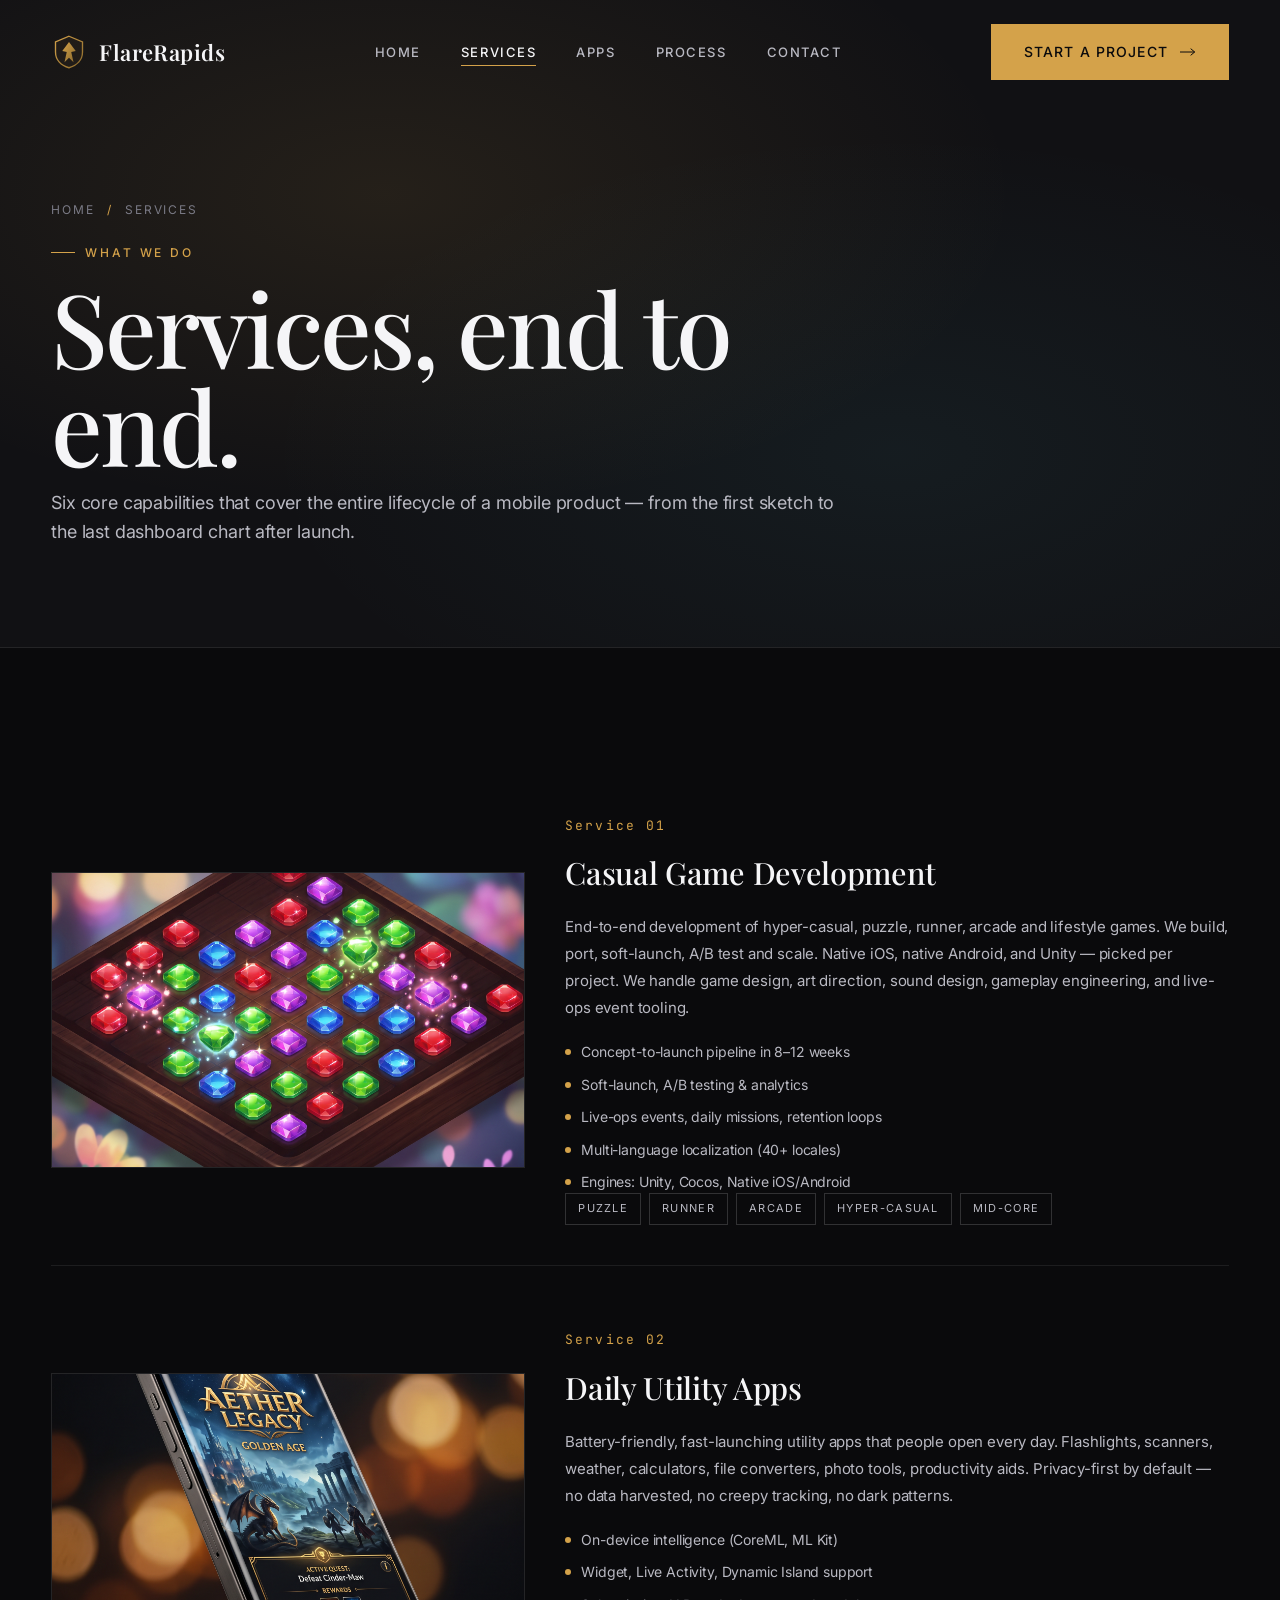
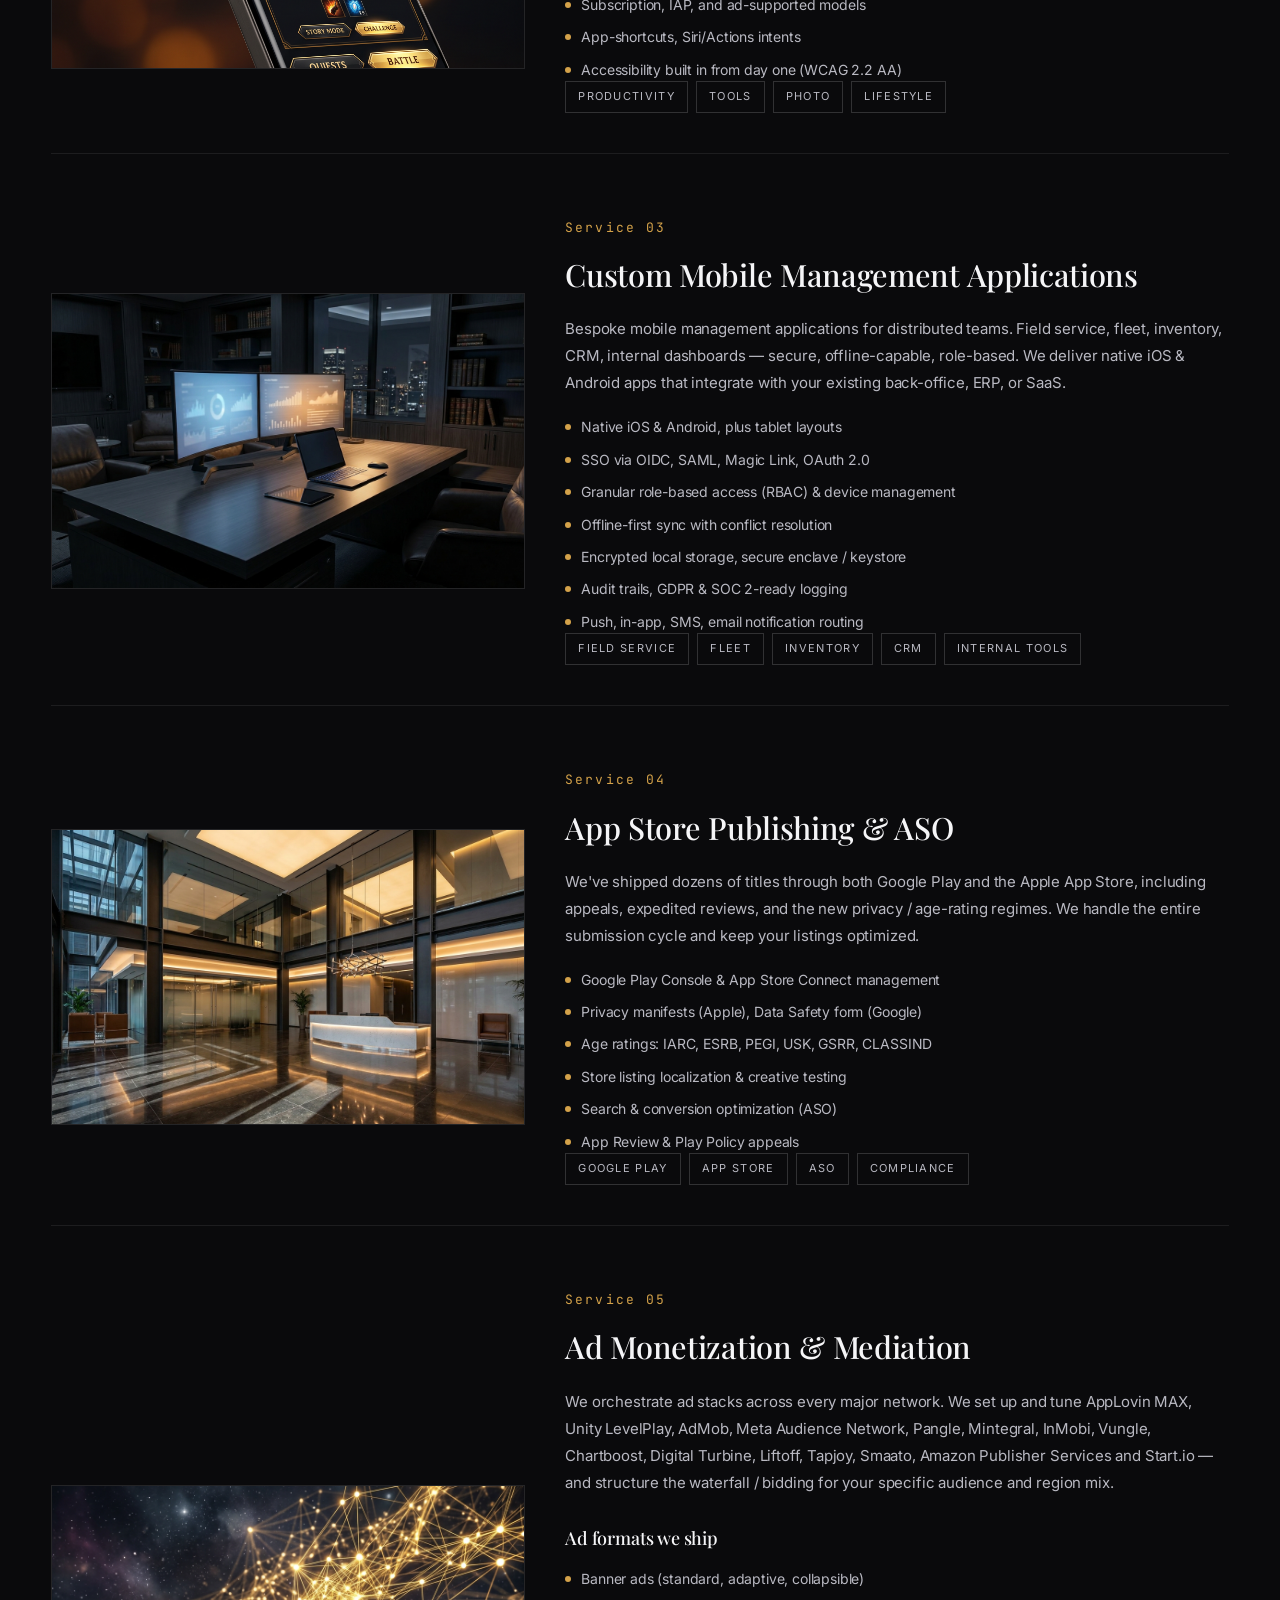
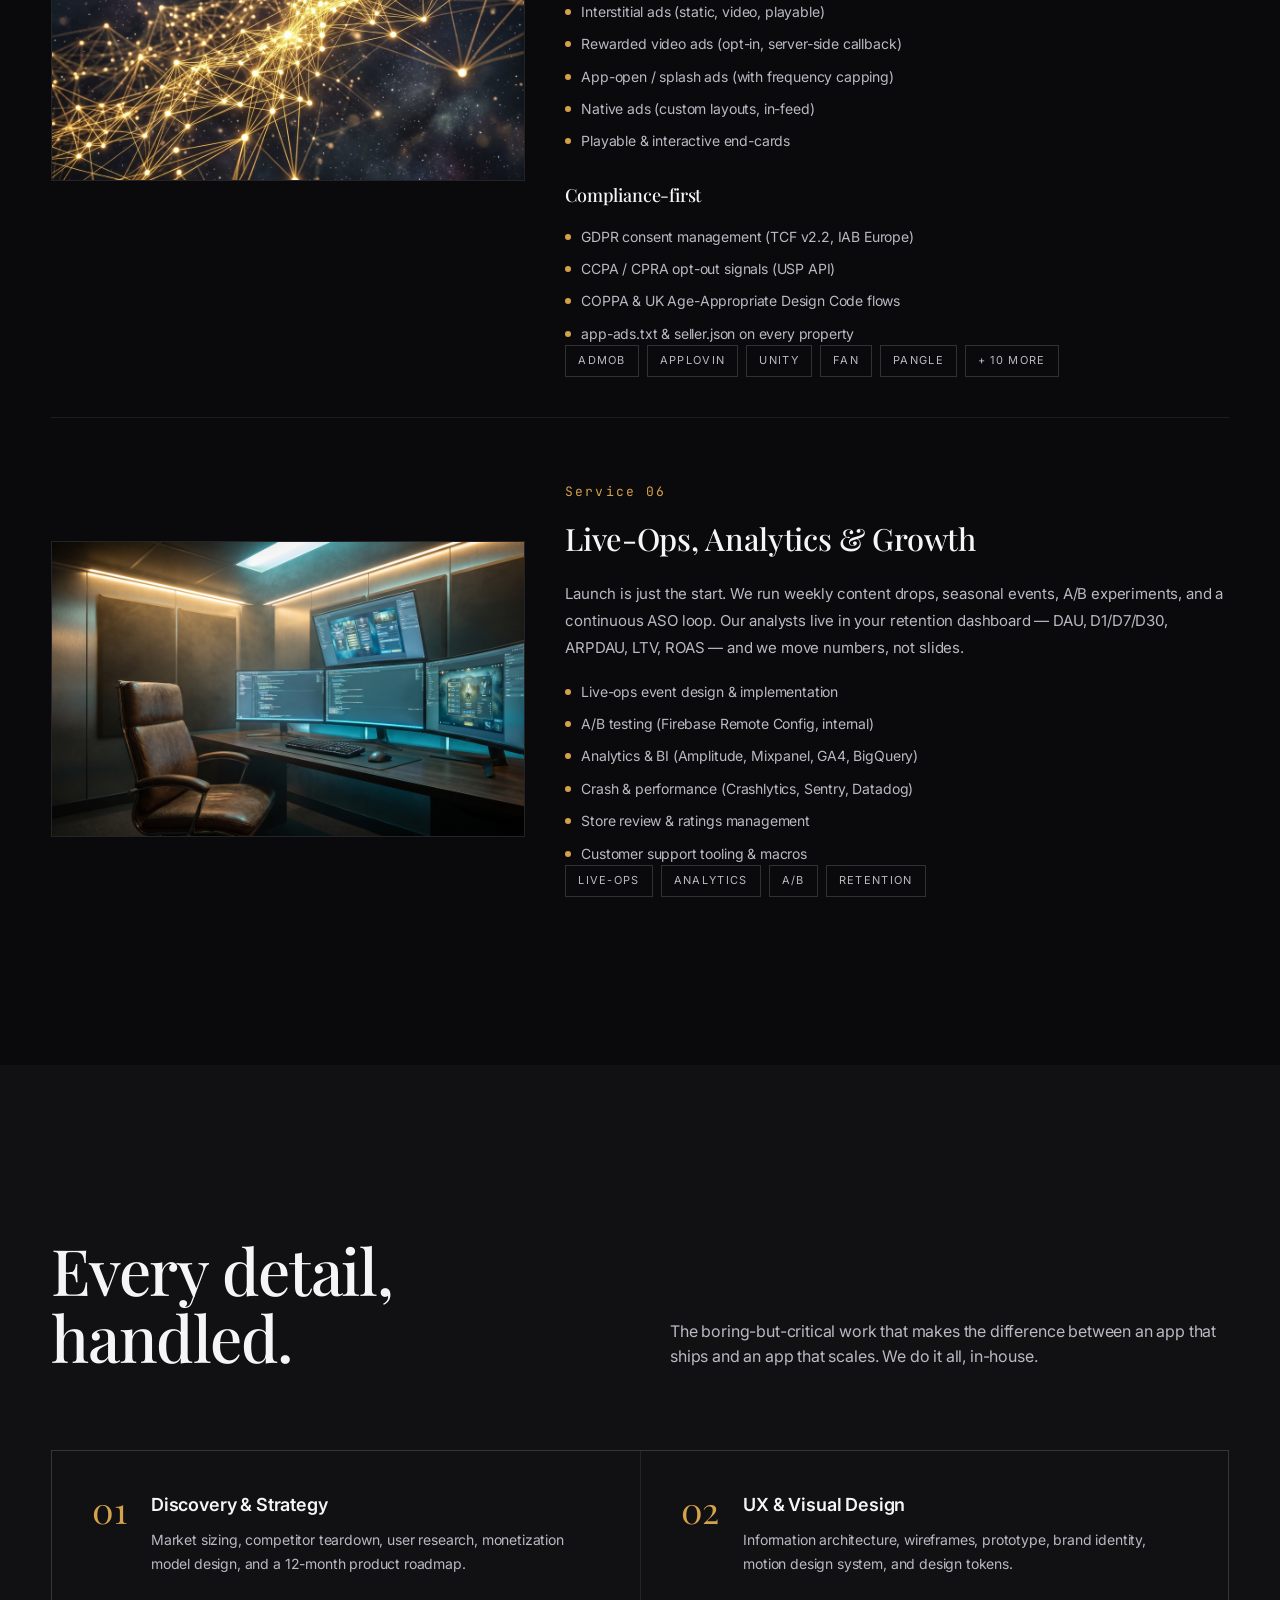
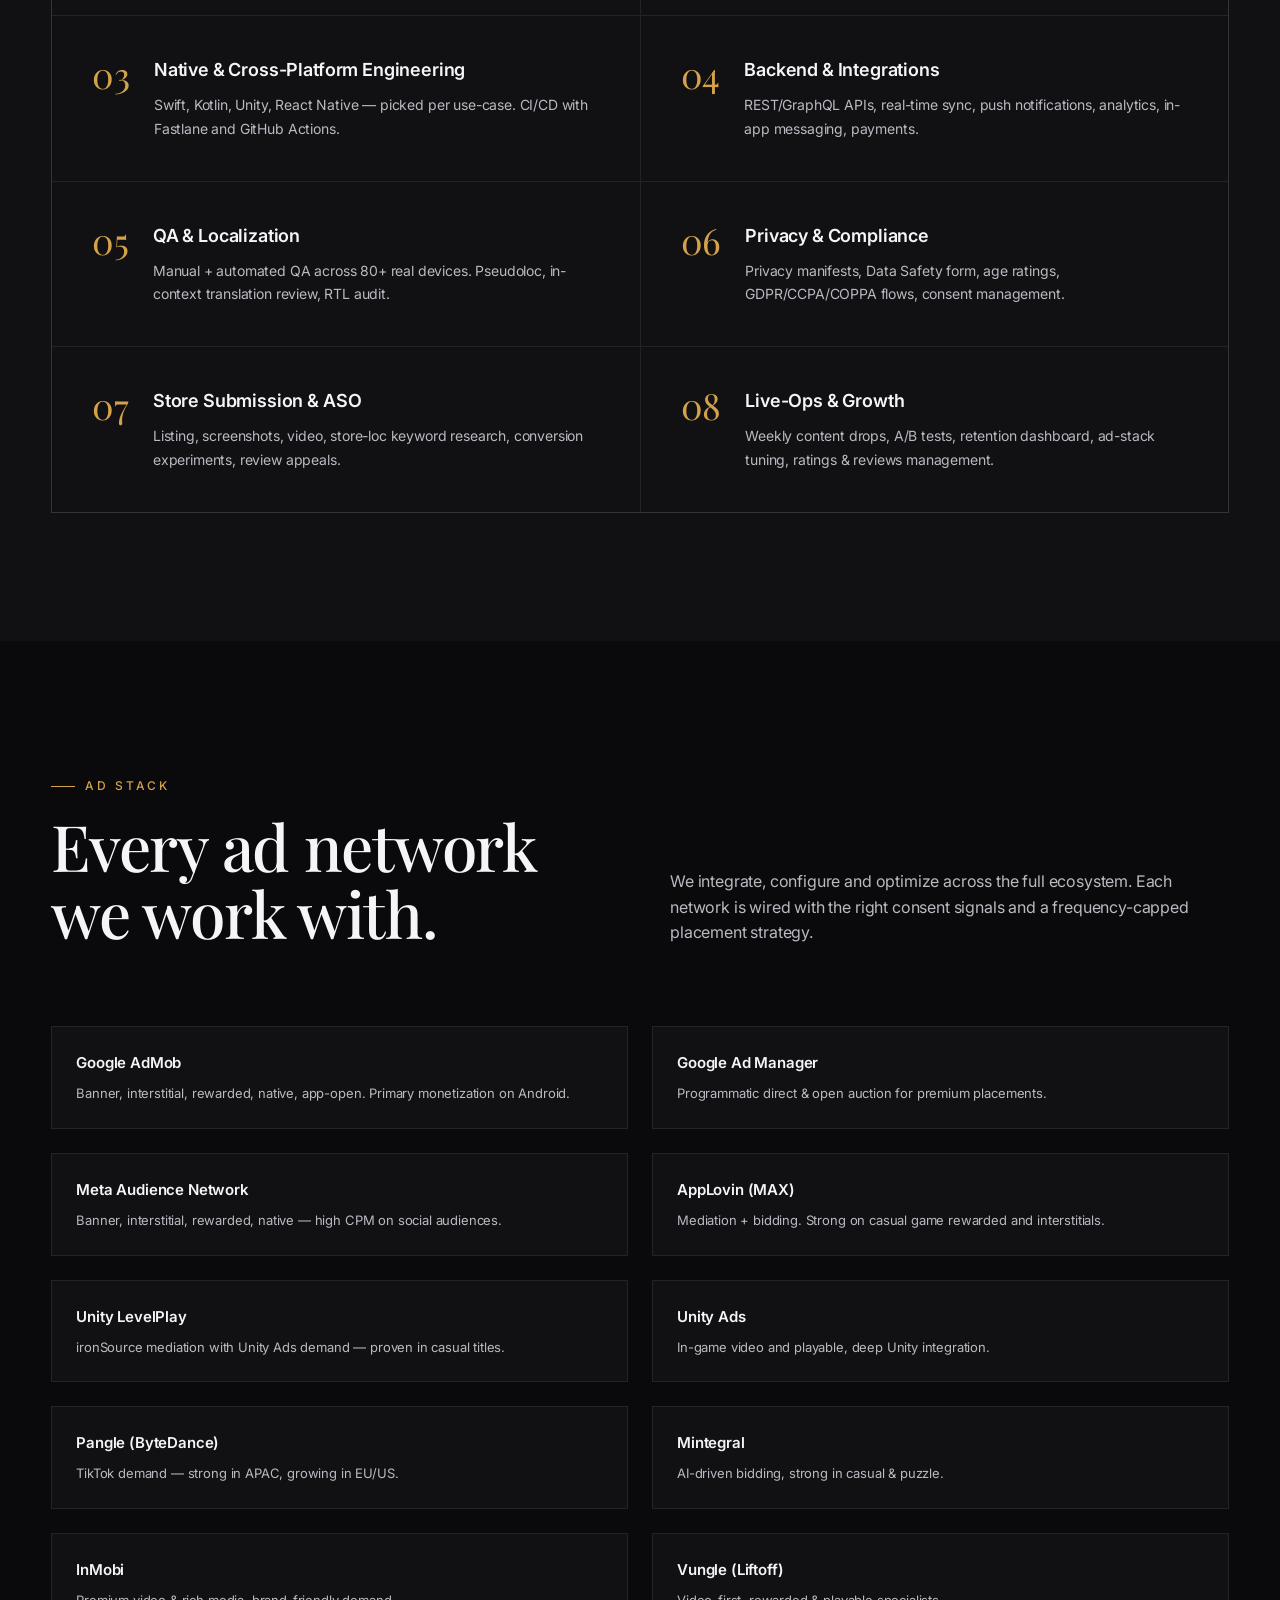
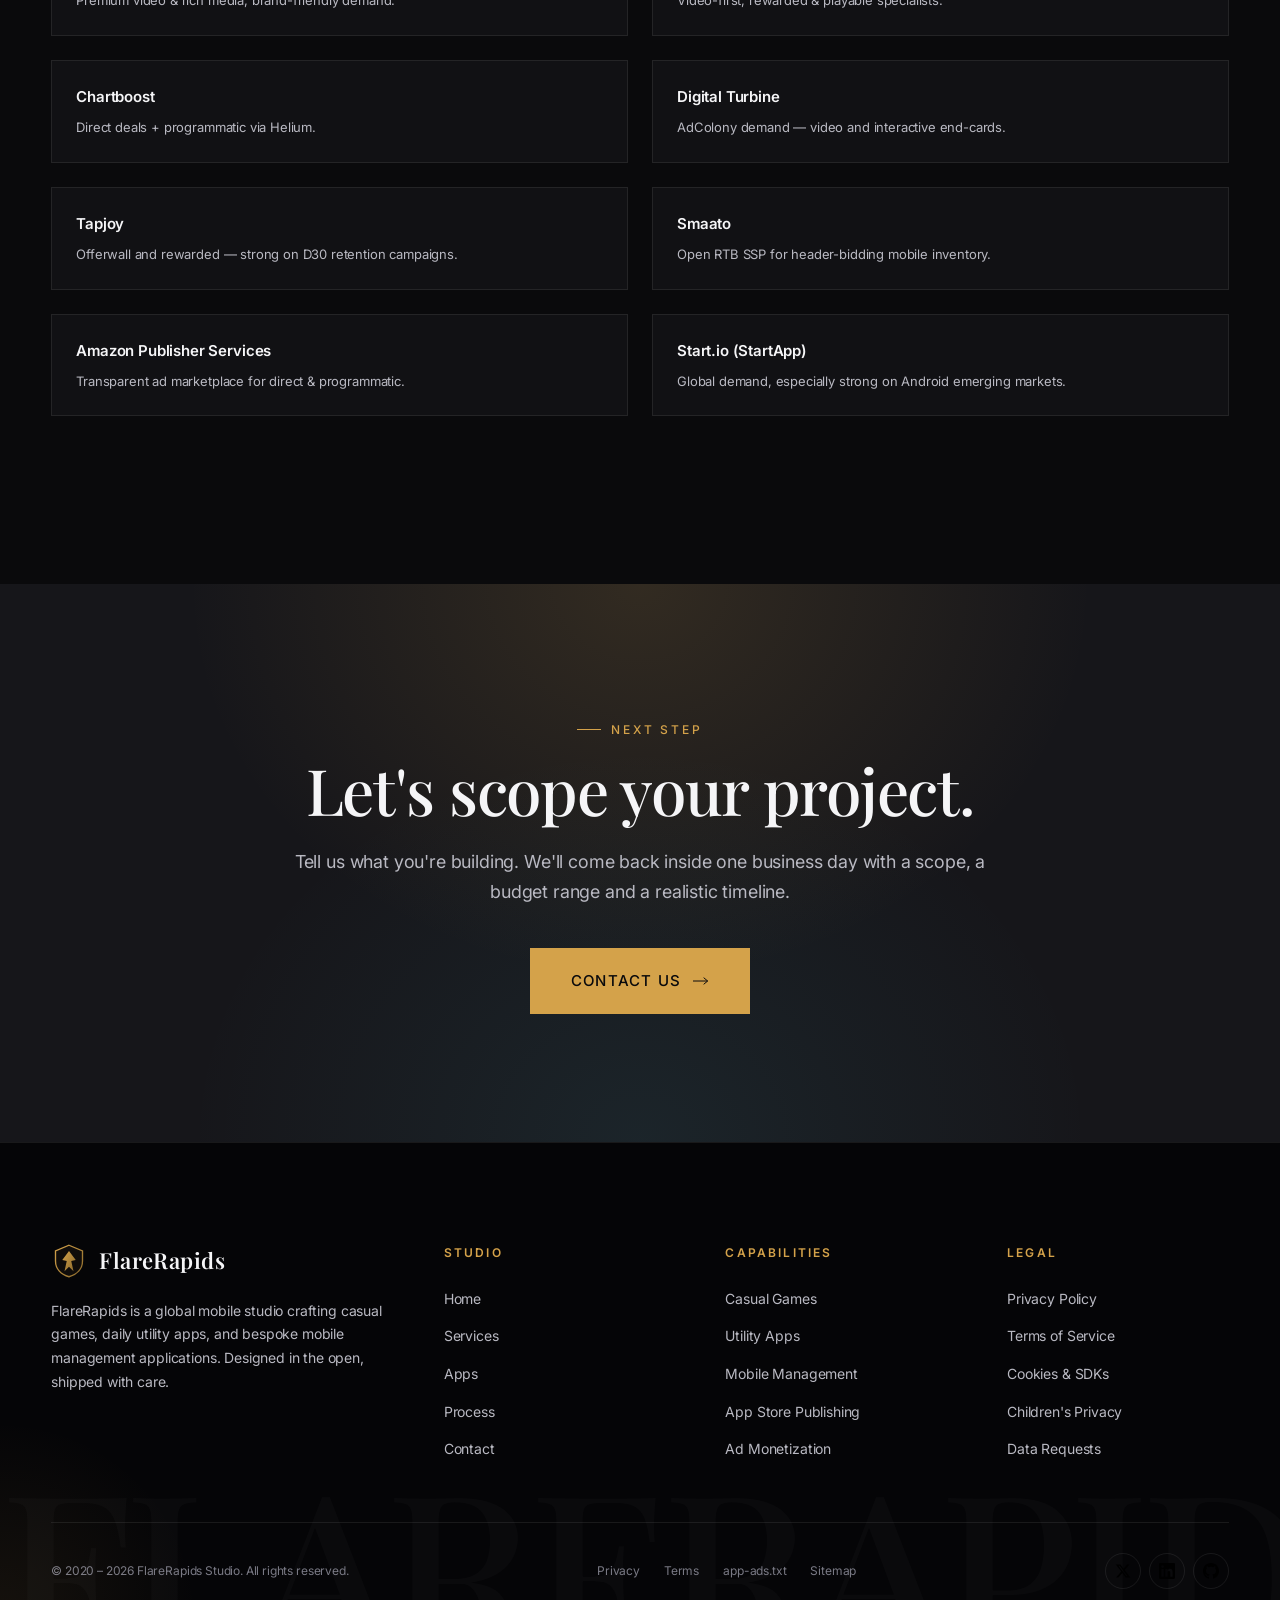
<file: services.html>
<!DOCTYPE html>
<html lang="en">
<head>
  <meta charset="UTF-8" />
  <meta http-equiv="X-UA-Compatible" content="IE=edge" />
  <meta name="viewport" content="width=device-width, initial-scale=1.0" />

  <title>Services — FlareRapids | Mobile Apps, Casual Games &amp; Custom Mobile Management</title>
  <meta name="description" content="Full-stack mobile services: casual game development, daily utility apps, bespoke mobile management applications, app store publishing, ad monetization, and post-launch live-ops. Built for US, EU and UK markets." />
  <meta name="keywords" content="mobile app development, casual game studio, utility apps, mobile management app, app store publishing, ad monetization, AdMob, Google Play, App Store" />
  <meta name="author" content="FlareRapids Studio" />
  <meta name="robots" content="index, follow" />
  <meta name="theme-color" content="#0a0a0c" />
  <link rel="canonical" href="https://flarerapids.com/services.html" />

  <meta property="og:type" content="website" />
  <meta property="og:title" content="FlareRapids — Services" />
  <meta property="og:description" content="Casual games, daily utility apps, mobile management applications, app store publishing, and ad monetization." />
  <meta property="og:url" content="https://flarerapids.com/services.html" />
  <meta property="og:image" content="https://flarerapids.com/images/png/showcase-cloud.png" />

  <link rel="icon" type="image/svg+xml" href="images/svg/logo-mark.svg" />
  <link rel="alternate" hreflang="en" href="https://flarerapids.com/services.html" />

  <link rel="preconnect" href="https://fonts.googleapis.com" />
  <link rel="preconnect" href="https://fonts.gstatic.com" crossorigin />
  <link href="https://fonts.googleapis.com/css2?family=Inter:wght@300;400;500;600;700&family=Playfair+Display:ital,wght@0,400;0,500;0,600;1,400&family=JetBrains+Mono:wght@400;500&display=swap" rel="stylesheet" />

  <link rel="stylesheet" href="css/style.css" />

  <script type="application/ld+json">
  {
    "@context": "https://schema.org",
    "@type": "Service",
    "serviceType": "Mobile App Development",
    "provider": {
      "@type": "Organization",
      "name": "FlareRapids",
      "url": "https://flarerapids.com/"
    },
    "areaServed": ["US", "GB", "EU"],
    "hasOfferCatalog": {
      "@type": "OfferCatalog",
      "name": "FlareRapids Services",
      "itemListElement": [
        {"@type": "Offer", "itemOffered": {"@type": "Service", "name": "Casual Game Development"}},
        {"@type": "Offer", "itemOffered": {"@type": "Service", "name": "Daily Utility App Development"}},
        {"@type": "Offer", "itemOffered": {"@type": "Service", "name": "Custom Mobile Management App"}},
        {"@type": "Offer", "itemOffered": {"@type": "Service", "name": "App Store Publishing"}},
        {"@type": "Offer", "itemOffered": {"@type": "Service", "name": "Ad Monetization"}}
      ]
    }
  }
  </script>
</head>
<body>

  <!-- NAV -->
  <nav class="nav" role="navigation" aria-label="Primary">
    <div class="container">
      <div class="nav__inner">
        <a href="/" class="nav__logo">
          <img src="images/svg/logo-mark.svg" alt="" width="36" height="36" />
          <span>FlareRapids</span>
        </a>
        <ul class="nav__links">
          <li><a href="/" class="nav__link">Home</a></li>
          <li><a href="services.html" class="nav__link nav__link--active">Services</a></li>
          <li><a href="/#work" class="nav__link">Apps</a></li>
          <li><a href="/#process" class="nav__link">Process</a></li>
          <li><a href="contact.html" class="nav__link">Contact</a></li>
        </ul>
        <div class="nav__cta">
          <a href="contact.html" class="btn btn--solid">
            <span>Start a Project</span>
            <svg class="arrow" viewBox="0 0 24 12" fill="none" stroke="currentColor" stroke-width="1.5"><line x1="0" y1="6" x2="22" y2="6"/><polyline points="16 1 22 6 16 11"/></svg>
          </a>
          <button class="nav__toggle" aria-label="Open menu" aria-expanded="false">
            <span></span><span></span><span></span>
          </button>
        </div>
      </div>
    </div>
  </nav>

  <!-- PAGE HEADER -->
  <header class="page-header">
    <div class="container">
      <div class="page-header__inner">
        <nav class="breadcrumb" aria-label="Breadcrumb">
          <a href="/">Home</a>
          <span class="sep">/</span>
          <span>Services</span>
        </nav>
        <span class="eyebrow reveal" style="margin-top: 24px; display: inline-flex;">What we do</span>
        <h1 class="h-display reveal reveal--delay-1" style="margin: 16px 0;">Services, end to end.</h1>
        <p class="reveal reveal--delay-2">
          Six core capabilities that cover the entire lifecycle of a mobile product — from the first sketch to the last dashboard chart after launch.
        </p>
      </div>
    </div>
  </header>

  <!-- SERVICES LIST -->
  <section class="section">
    <div class="container">
      <div class="showcase">

        <!-- Service 01: Casual Games -->
        <article class="showcase__item" id="casual">
          <div class="showcase__media">
            <img src="images/png/showcase-games.png" alt="Casual game development" />
          </div>
          <div class="showcase__content reveal">
            <div class="num">Service 01</div>
            <h3>Casual Game Development</h3>
            <p>
              End-to-end development of hyper-casual, puzzle, runner, arcade and lifestyle games. We build, port, soft-launch, A/B test and scale. Native iOS, native Android, and Unity — picked per project. We handle game design, art direction, sound design, gameplay engineering, and live-ops event tooling.
            </p>
            <ul class="feature__list" style="margin-top: 20px;">
              <li>Concept-to-launch pipeline in 8–12 weeks</li>
              <li>Soft-launch, A/B testing &amp; analytics</li>
              <li>Live-ops events, daily missions, retention loops</li>
              <li>Multi-language localization (40+ locales)</li>
              <li>Engines: Unity, Cocos, Native iOS/Android</li>
            </ul>
            <div class="showcase__tags">
              <span class="showcase__tag">Puzzle</span>
              <span class="showcase__tag">Runner</span>
              <span class="showcase__tag">Arcade</span>
              <span class="showcase__tag">Hyper-casual</span>
              <span class="showcase__tag">Mid-core</span>
            </div>
          </div>
        </article>

        <!-- Service 02: Utility Apps -->
        <article class="showcase__item" id="utility">
          <div class="showcase__media">
            <img src="images/png/showcase-mobile-app.png" alt="Utility apps" />
          </div>
          <div class="showcase__content reveal">
            <div class="num">Service 02</div>
            <h3>Daily Utility Apps</h3>
            <p>
              Battery-friendly, fast-launching utility apps that people open every day. Flashlights, scanners, weather, calculators, file converters, photo tools, productivity aids. Privacy-first by default — no data harvested, no creepy tracking, no dark patterns.
            </p>
            <ul class="feature__list" style="margin-top: 20px;">
              <li>On-device intelligence (CoreML, ML Kit)</li>
              <li>Widget, Live Activity, Dynamic Island support</li>
              <li>Subscription, IAP, and ad-supported models</li>
              <li>App-shortcuts, Siri/Actions intents</li>
              <li>Accessibility built in from day one (WCAG 2.2 AA)</li>
            </ul>
            <div class="showcase__tags">
              <span class="showcase__tag">Productivity</span>
              <span class="showcase__tag">Tools</span>
              <span class="showcase__tag">Photo</span>
              <span class="showcase__tag">Lifestyle</span>
            </div>
          </div>
        </article>

        <!-- Service 03: Mobile Management -->
        <article class="showcase__item" id="management">
          <div class="showcase__media">
            <img src="images/png/showcase-dev.png" alt="Mobile management apps" />
          </div>
          <div class="showcase__content reveal">
            <div class="num">Service 03</div>
            <h3>Custom Mobile Management Applications</h3>
            <p>
              Bespoke mobile management applications for distributed teams. Field service, fleet, inventory, CRM, internal dashboards — secure, offline-capable, role-based. We deliver native iOS &amp; Android apps that integrate with your existing back-office, ERP, or SaaS.
            </p>
            <ul class="feature__list" style="margin-top: 20px;">
              <li>Native iOS &amp; Android, plus tablet layouts</li>
              <li>SSO via OIDC, SAML, Magic Link, OAuth 2.0</li>
              <li>Granular role-based access (RBAC) &amp; device management</li>
              <li>Offline-first sync with conflict resolution</li>
              <li>Encrypted local storage, secure enclave / keystore</li>
              <li>Audit trails, GDPR &amp; SOC 2-ready logging</li>
              <li>Push, in-app, SMS, email notification routing</li>
            </ul>
            <div class="showcase__tags">
              <span class="showcase__tag">Field Service</span>
              <span class="showcase__tag">Fleet</span>
              <span class="showcase__tag">Inventory</span>
              <span class="showcase__tag">CRM</span>
              <span class="showcase__tag">Internal Tools</span>
            </div>
          </div>
        </article>

        <!-- Service 04: App Store Publishing -->
        <article class="showcase__item" id="publishing">
          <div class="showcase__media">
            <img src="images/png/showcase-office.png" alt="App store publishing" />
          </div>
          <div class="showcase__content reveal">
            <div class="num">Service 04</div>
            <h3>App Store Publishing &amp; ASO</h3>
            <p>
              We've shipped dozens of titles through both Google Play and the Apple App Store, including appeals, expedited reviews, and the new privacy / age-rating regimes. We handle the entire submission cycle and keep your listings optimized.
            </p>
            <ul class="feature__list" style="margin-top: 20px;">
              <li>Google Play Console &amp; App Store Connect management</li>
              <li>Privacy manifests (Apple), Data Safety form (Google)</li>
              <li>Age ratings: IARC, ESRB, PEGI, USK, GSRR, CLASSIND</li>
              <li>Store listing localization &amp; creative testing</li>
              <li>Search &amp; conversion optimization (ASO)</li>
              <li>App Review &amp; Play Policy appeals</li>
            </ul>
            <div class="showcase__tags">
              <span class="showcase__tag">Google Play</span>
              <span class="showcase__tag">App Store</span>
              <span class="showcase__tag">ASO</span>
              <span class="showcase__tag">Compliance</span>
            </div>
          </div>
        </article>

        <!-- Service 05: Ad Monetization -->
        <article class="showcase__item" id="monetization">
          <div class="showcase__media">
            <img src="images/png/showcase-cloud.png" alt="Ad monetization" />
          </div>
          <div class="showcase__content reveal">
            <div class="num">Service 05</div>
            <h3>Ad Monetization &amp; Mediation</h3>
            <p>
              We orchestrate ad stacks across every major network. We set up and tune AppLovin MAX, Unity LevelPlay, AdMob, Meta Audience Network, Pangle, Mintegral, InMobi, Vungle, Chartboost, Digital Turbine, Liftoff, Tapjoy, Smaato, Amazon Publisher Services and Start.io — and structure the waterfall / bidding for your specific audience and region mix.
            </p>
            <h3 style="font-size: 18px; margin-top: 28px;">Ad formats we ship</h3>
            <ul class="feature__list" style="margin-top: 12px;">
              <li>Banner ads (standard, adaptive, collapsible)</li>
              <li>Interstitial ads (static, video, playable)</li>
              <li>Rewarded video ads (opt-in, server-side callback)</li>
              <li>App-open / splash ads (with frequency capping)</li>
              <li>Native ads (custom layouts, in-feed)</li>
              <li>Playable &amp; interactive end-cards</li>
            </ul>
            <h3 style="font-size: 18px; margin-top: 28px;">Compliance-first</h3>
            <ul class="feature__list" style="margin-top: 12px;">
              <li>GDPR consent management (TCF v2.2, IAB Europe)</li>
              <li>CCPA / CPRA opt-out signals (USP API)</li>
              <li>COPPA &amp; UK Age-Appropriate Design Code flows</li>
              <li>app-ads.txt &amp; seller.json on every property</li>
            </ul>
            <div class="showcase__tags">
              <span class="showcase__tag">AdMob</span>
              <span class="showcase__tag">AppLovin</span>
              <span class="showcase__tag">Unity</span>
              <span class="showcase__tag">FAN</span>
              <span class="showcase__tag">Pangle</span>
              <span class="showcase__tag">+ 10 more</span>
            </div>
          </div>
        </article>

        <!-- Service 06: Live-Ops & Growth -->
        <article class="showcase__item" id="liveops">
          <div class="showcase__media">
            <img src="images/png/hero-studio.png" alt="Live ops" />
          </div>
          <div class="showcase__content reveal">
            <div class="num">Service 06</div>
            <h3>Live-Ops, Analytics &amp; Growth</h3>
            <p>
              Launch is just the start. We run weekly content drops, seasonal events, A/B experiments, and a continuous ASO loop. Our analysts live in your retention dashboard — DAU, D1/D7/D30, ARPDAU, LTV, ROAS — and we move numbers, not slides.
            </p>
            <ul class="feature__list" style="margin-top: 20px;">
              <li>Live-ops event design &amp; implementation</li>
              <li>A/B testing (Firebase Remote Config, internal)</li>
              <li>Analytics &amp; BI (Amplitude, Mixpanel, GA4, BigQuery)</li>
              <li>Crash &amp; performance (Crashlytics, Sentry, Datadog)</li>
              <li>Store review &amp; ratings management</li>
              <li>Customer support tooling &amp; macros</li>
            </ul>
            <div class="showcase__tags">
              <span class="showcase__tag">Live-Ops</span>
              <span class="showcase__tag">Analytics</span>
              <span class="showcase__tag">A/B</span>
              <span class="showcase__tag">Retention</span>
            </div>
          </div>
        </article>
      </div>
    </div>
  </section>

  <!-- AUDIT / CAPABILITIES GRID -->
  <section class="section section--alt">
    <div class="container">
      <div class="section__head">
        <div>
          <span class="eyebrow reveal">What's in scope</span>
          <h2 class="h-1 reveal reveal--delay-1">Every detail, handled.</h2>
        </div>
        <p class="reveal reveal--delay-2">
          The boring-but-critical work that makes the difference between an app that ships and an app that scales. We do it all, in-house.
        </p>
      </div>

      <div class="audit">
        <div class="audit__item reveal">
          <div class="audit__num">01</div>
          <div>
            <div class="audit__title">Discovery &amp; Strategy</div>
            <p class="audit__desc">Market sizing, competitor teardown, user research, monetization model design, and a 12-month product roadmap.</p>
          </div>
        </div>
        <div class="audit__item reveal">
          <div class="audit__num">02</div>
          <div>
            <div class="audit__title">UX &amp; Visual Design</div>
            <p class="audit__desc">Information architecture, wireframes, prototype, brand identity, motion design system, and design tokens.</p>
          </div>
        </div>
        <div class="audit__item reveal">
          <div class="audit__num">03</div>
          <div>
            <div class="audit__title">Native &amp; Cross-Platform Engineering</div>
            <p class="audit__desc">Swift, Kotlin, Unity, React Native — picked per use-case. CI/CD with Fastlane and GitHub Actions.</p>
          </div>
        </div>
        <div class="audit__item reveal">
          <div class="audit__num">04</div>
          <div>
            <div class="audit__title">Backend &amp; Integrations</div>
            <p class="audit__desc">REST/GraphQL APIs, real-time sync, push notifications, analytics, in-app messaging, payments.</p>
          </div>
        </div>
        <div class="audit__item reveal">
          <div class="audit__num">05</div>
          <div>
            <div class="audit__title">QA &amp; Localization</div>
            <p class="audit__desc">Manual + automated QA across 80+ real devices. Pseudoloc, in-context translation review, RTL audit.</p>
          </div>
        </div>
        <div class="audit__item reveal">
          <div class="audit__num">06</div>
          <div>
            <div class="audit__title">Privacy &amp; Compliance</div>
            <p class="audit__desc">Privacy manifests, Data Safety form, age ratings, GDPR/CCPA/COPPA flows, consent management.</p>
          </div>
        </div>
        <div class="audit__item reveal">
          <div class="audit__num">07</div>
          <div>
            <div class="audit__title">Store Submission &amp; ASO</div>
            <p class="audit__desc">Listing, screenshots, video, store-loc keyword research, conversion experiments, review appeals.</p>
          </div>
        </div>
        <div class="audit__item reveal">
          <div class="audit__num">08</div>
          <div>
            <div class="audit__title">Live-Ops &amp; Growth</div>
            <p class="audit__desc">Weekly content drops, A/B tests, retention dashboard, ad-stack tuning, ratings &amp; reviews management.</p>
          </div>
        </div>
      </div>
    </div>
  </section>

  <!-- AD NETWORKS TABLE -->
  <section class="section">
    <div class="container">
      <div class="section__head">
        <div>
          <span class="eyebrow reveal">Ad Stack</span>
          <h2 class="h-1 reveal reveal--delay-1">Every ad network we work with.</h2>
        </div>
        <p class="reveal reveal--delay-2">
          We integrate, configure and optimize across the full ecosystem. Each network is wired with the right consent signals and a frequency-capped placement strategy.
        </p>
      </div>

      <div class="policy-grid">
        <div class="policy-card reveal">
          <h4>Google AdMob</h4>
          <p>Banner, interstitial, rewarded, native, app-open. Primary monetization on Android.</p>
        </div>
        <div class="policy-card reveal reveal--delay-1">
          <h4>Google Ad Manager</h4>
          <p>Programmatic direct &amp; open auction for premium placements.</p>
        </div>
        <div class="policy-card reveal reveal--delay-2">
          <h4>Meta Audience Network</h4>
          <p>Banner, interstitial, rewarded, native — high CPM on social audiences.</p>
        </div>
        <div class="policy-card reveal reveal--delay-3">
          <h4>AppLovin (MAX)</h4>
          <p>Mediation + bidding. Strong on casual game rewarded and interstitials.</p>
        </div>
        <div class="policy-card reveal">
          <h4>Unity LevelPlay</h4>
          <p>ironSource mediation with Unity Ads demand — proven in casual titles.</p>
        </div>
        <div class="policy-card reveal reveal--delay-1">
          <h4>Unity Ads</h4>
          <p>In-game video and playable, deep Unity integration.</p>
        </div>
        <div class="policy-card reveal reveal--delay-2">
          <h4>Pangle (ByteDance)</h4>
          <p>TikTok demand — strong in APAC, growing in EU/US.</p>
        </div>
        <div class="policy-card reveal reveal--delay-3">
          <h4>Mintegral</h4>
          <p>AI-driven bidding, strong in casual &amp; puzzle.</p>
        </div>
        <div class="policy-card reveal">
          <h4>InMobi</h4>
          <p>Premium video &amp; rich media, brand-friendly demand.</p>
        </div>
        <div class="policy-card reveal reveal--delay-1">
          <h4>Vungle (Liftoff)</h4>
          <p>Video-first, rewarded &amp; playable specialists.</p>
        </div>
        <div class="policy-card reveal reveal--delay-2">
          <h4>Chartboost</h4>
          <p>Direct deals + programmatic via Helium.</p>
        </div>
        <div class="policy-card reveal reveal--delay-3">
          <h4>Digital Turbine</h4>
          <p>AdColony demand — video and interactive end-cards.</p>
        </div>
        <div class="policy-card reveal">
          <h4>Tapjoy</h4>
          <p>Offerwall and rewarded — strong on D30 retention campaigns.</p>
        </div>
        <div class="policy-card reveal reveal--delay-1">
          <h4>Smaato</h4>
          <p>Open RTB SSP for header-bidding mobile inventory.</p>
        </div>
        <div class="policy-card reveal reveal--delay-2">
          <h4>Amazon Publisher Services</h4>
          <p>Transparent ad marketplace for direct &amp; programmatic.</p>
        </div>
        <div class="policy-card reveal reveal--delay-3">
          <h4>Start.io (StartApp)</h4>
          <p>Global demand, especially strong on Android emerging markets.</p>
        </div>
      </div>
    </div>
  </section>

  <!-- CTA -->
  <section class="cta-banner">
    <div class="cta-banner__inner">
      <span class="eyebrow reveal">Next step</span>
      <h2 class="h-1 reveal reveal--delay-1">Let's scope your project.</h2>
      <p class="lead reveal reveal--delay-2" style="margin-left: auto; margin-right: auto;">
        Tell us what you're building. We'll come back inside one business day with a scope, a budget range and a realistic timeline.
      </p>
      <div class="cta-banner__actions reveal reveal--delay-3">
        <a href="contact.html" class="btn btn--solid btn--lg">
          <span>Contact Us</span>
          <svg class="arrow" viewBox="0 0 24 12" fill="none" stroke="currentColor" stroke-width="1.5"><line x1="0" y1="6" x2="22" y2="6"/><polyline points="16 1 22 6 16 11"/></svg>
        </a>
      </div>
    </div>
  </section>

  <!-- FOOTER -->
  <footer class="footer">
    <div class="container">
      <div class="footer__inner">
        <div class="footer__top">
          <div class="footer__brand">
            <a href="/" class="nav__logo">
              <img src="images/svg/logo-mark.svg" alt="" width="36" height="36" />
              <span>FlareRapids</span>
            </a>
            <p>FlareRapids is a global mobile studio crafting casual games, daily utility apps, and bespoke mobile management applications. Designed in the open, shipped with care.</p>
          </div>
          <div class="footer__col">
            <h4>Studio</h4>
            <ul>
              <li><a href="/">Home</a></li>
              <li><a href="services.html">Services</a></li>
              <li><a href="/#work">Apps</a></li>
              <li><a href="/#process">Process</a></li>
              <li><a href="contact.html">Contact</a></li>
            </ul>
          </div>
          <div class="footer__col">
            <h4>Capabilities</h4>
            <ul>
              <li><a href="services.html#casual">Casual Games</a></li>
              <li><a href="services.html#utility">Utility Apps</a></li>
              <li><a href="services.html#management">Mobile Management</a></li>
              <li><a href="services.html#publishing">App Store Publishing</a></li>
              <li><a href="services.html#monetization">Ad Monetization</a></li>
            </ul>
          </div>
          <div class="footer__col">
            <h4>Legal</h4>
            <ul>
              <li><a href="privacy.html">Privacy Policy</a></li>
              <li><a href="terms.html">Terms of Service</a></li>
              <li><a href="privacy.html#cookies">Cookies &amp; SDKs</a></li>
              <li><a href="privacy.html#children">Children's Privacy</a></li>
              <li><a href="privacy.html#contact">Data Requests</a></li>
            </ul>
          </div>
        </div>
        <div class="footer__bottom">
          <div>© 2020 – 2026 FlareRapids Studio. All rights reserved.</div>
          <div class="footer__legal">
            <a href="privacy.html">Privacy</a>
            <a href="terms.html">Terms</a>
            <a href="app-ads.txt">app-ads.txt</a>
            <a href="sitemap.xml">Sitemap</a>
          </div>
          <div class="footer__socials">
            <a href="#" aria-label="Twitter"><img src="images/svg/icon-twitter.svg" alt="" width="16" height="16" /></a>
            <a href="#" aria-label="LinkedIn"><img src="images/svg/icon-linkedin.svg" alt="" width="16" height="16" /></a>
            <a href="https://github.com/buinhuy9082-hue/flarerapids" aria-label="GitHub"><img src="images/svg/icon-github.svg" alt="" width="16" height="16" /></a>
          </div>
        </div>
      </div>
    </div>
  </footer>

  <script src="js/main.js" defer></script>
</body>
</html>
</file>
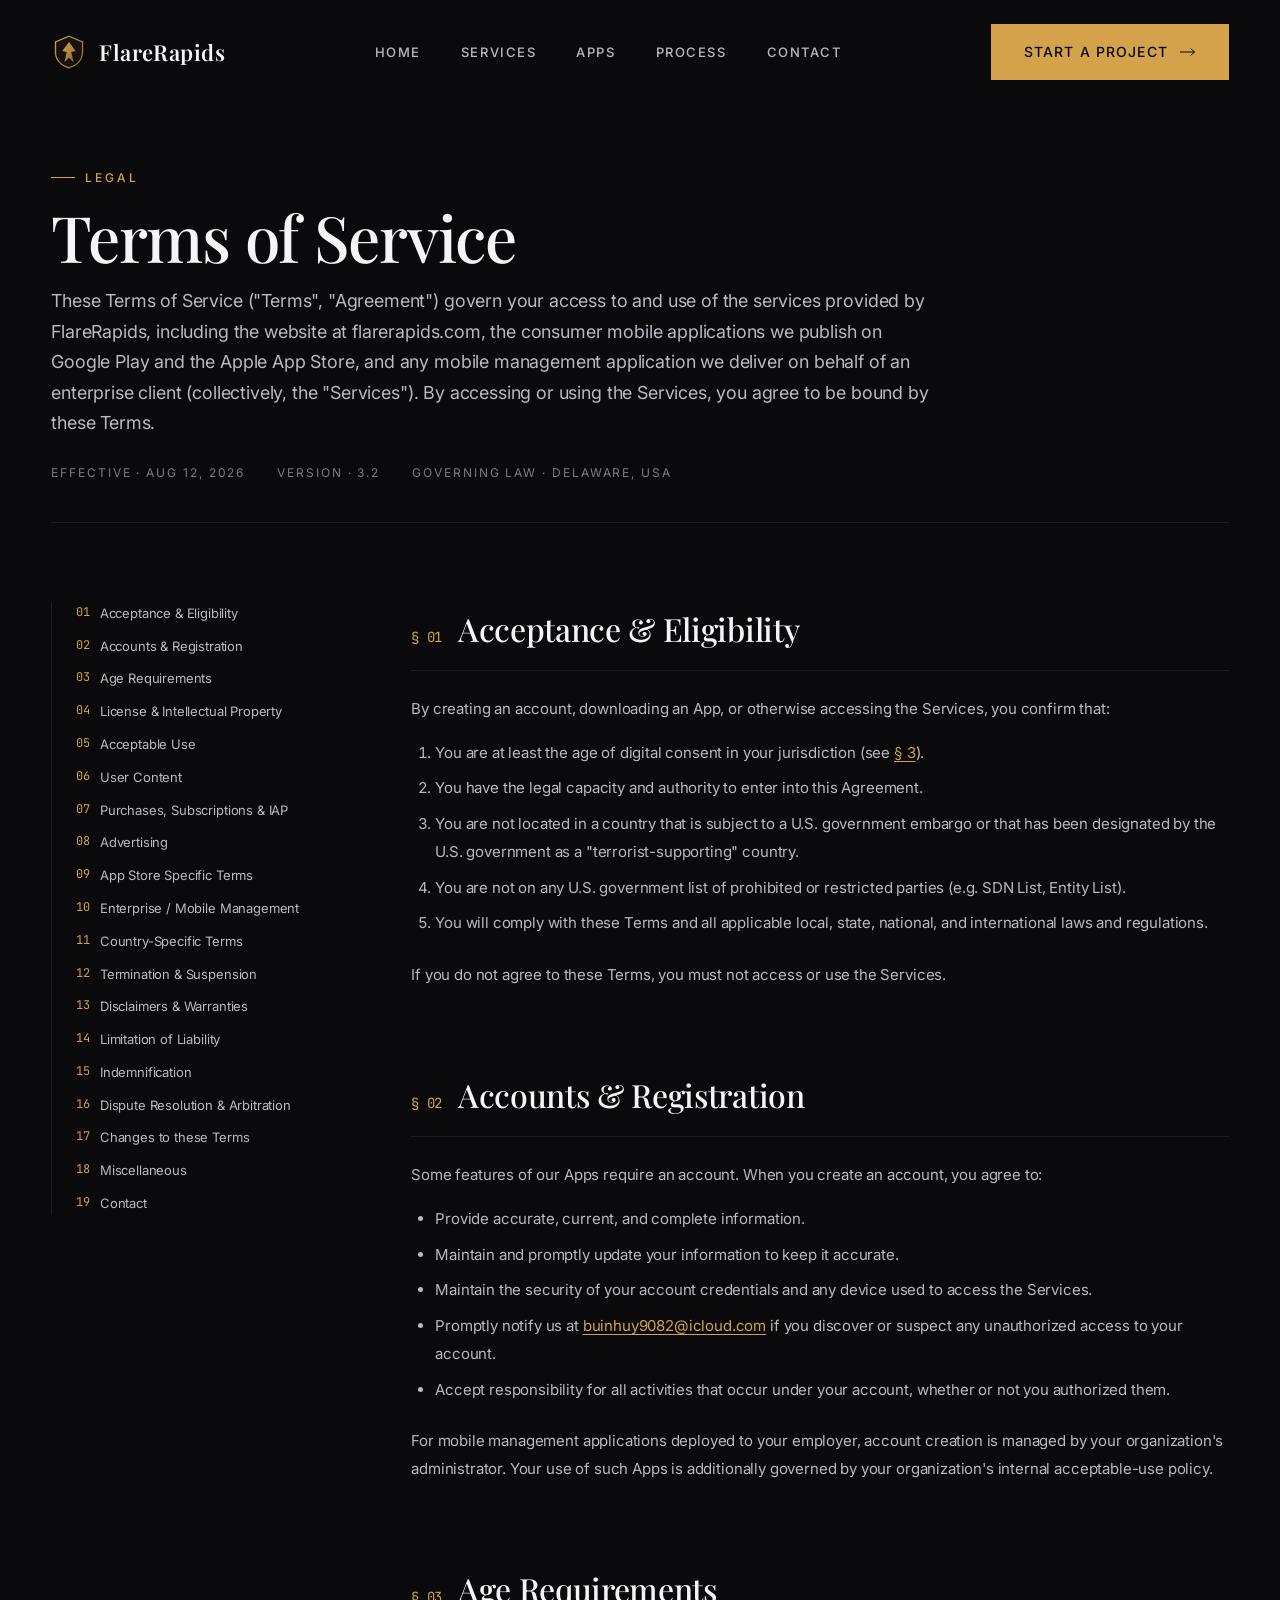
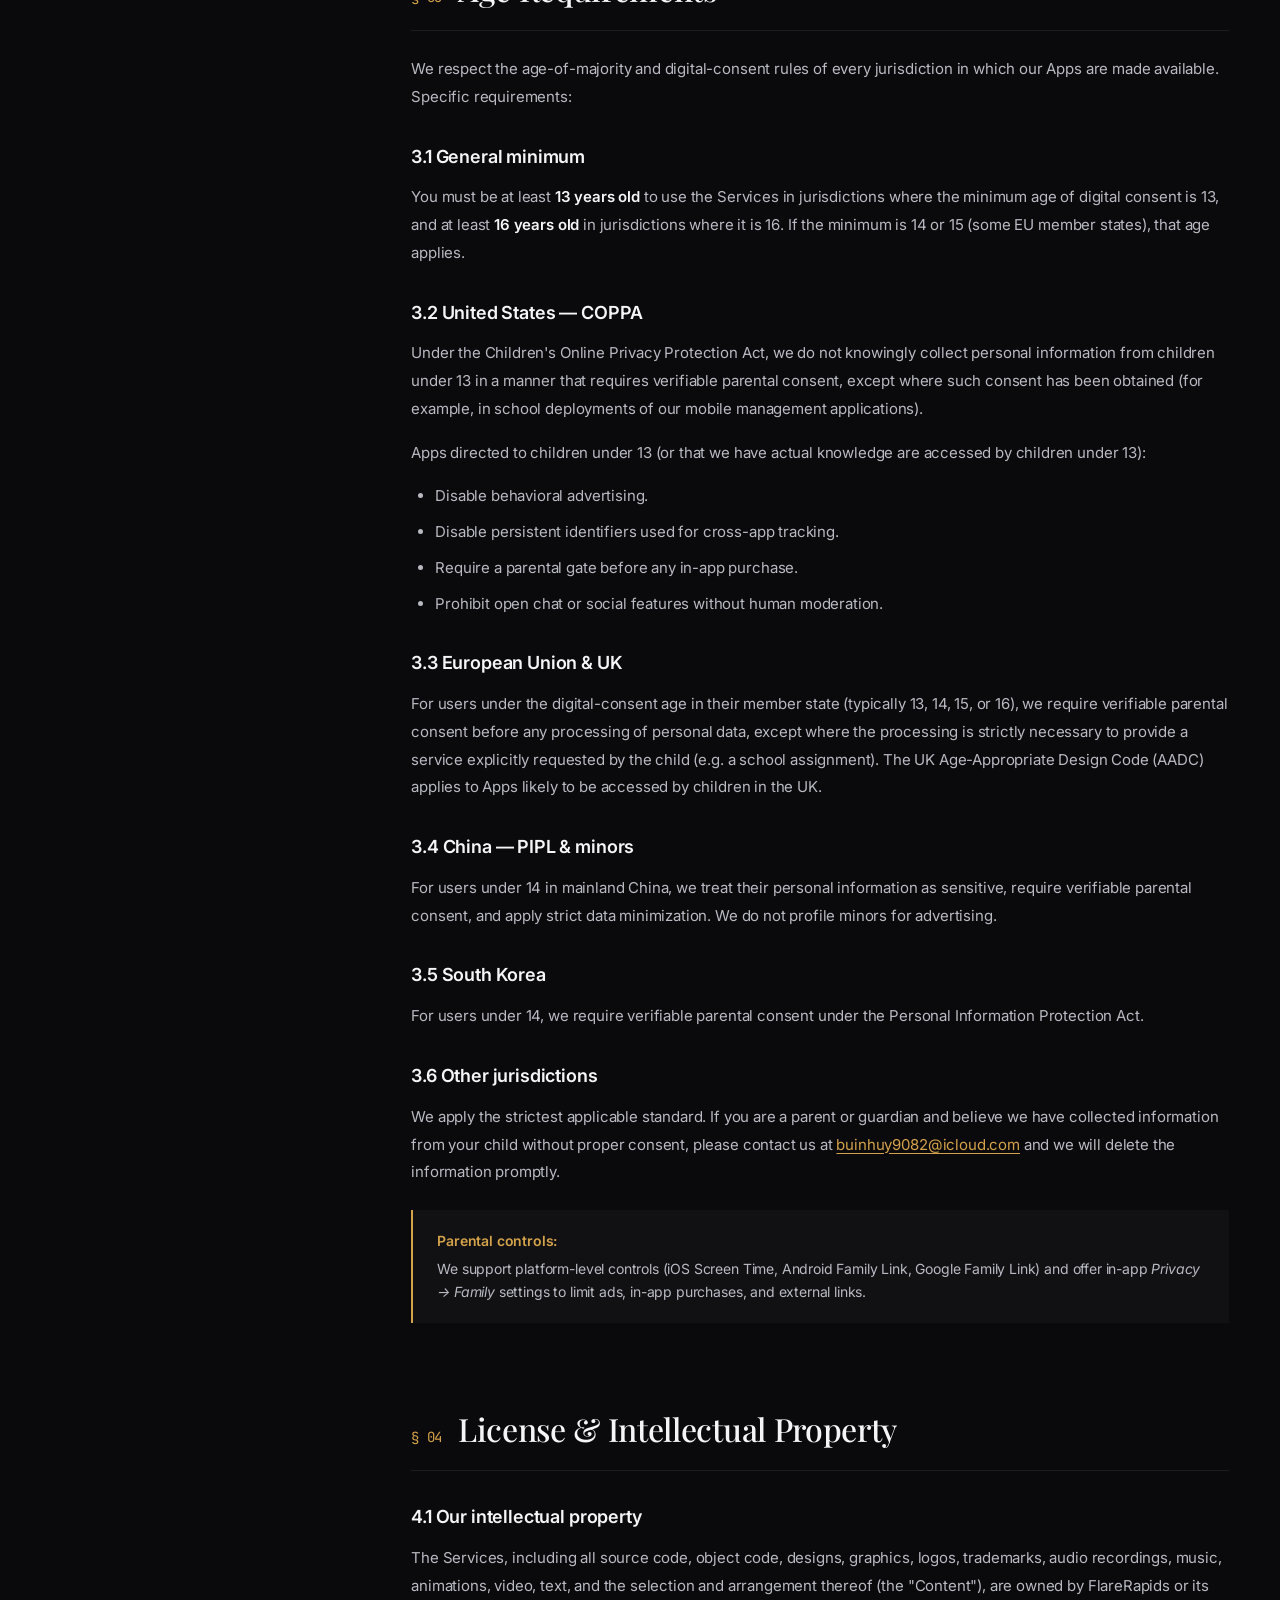
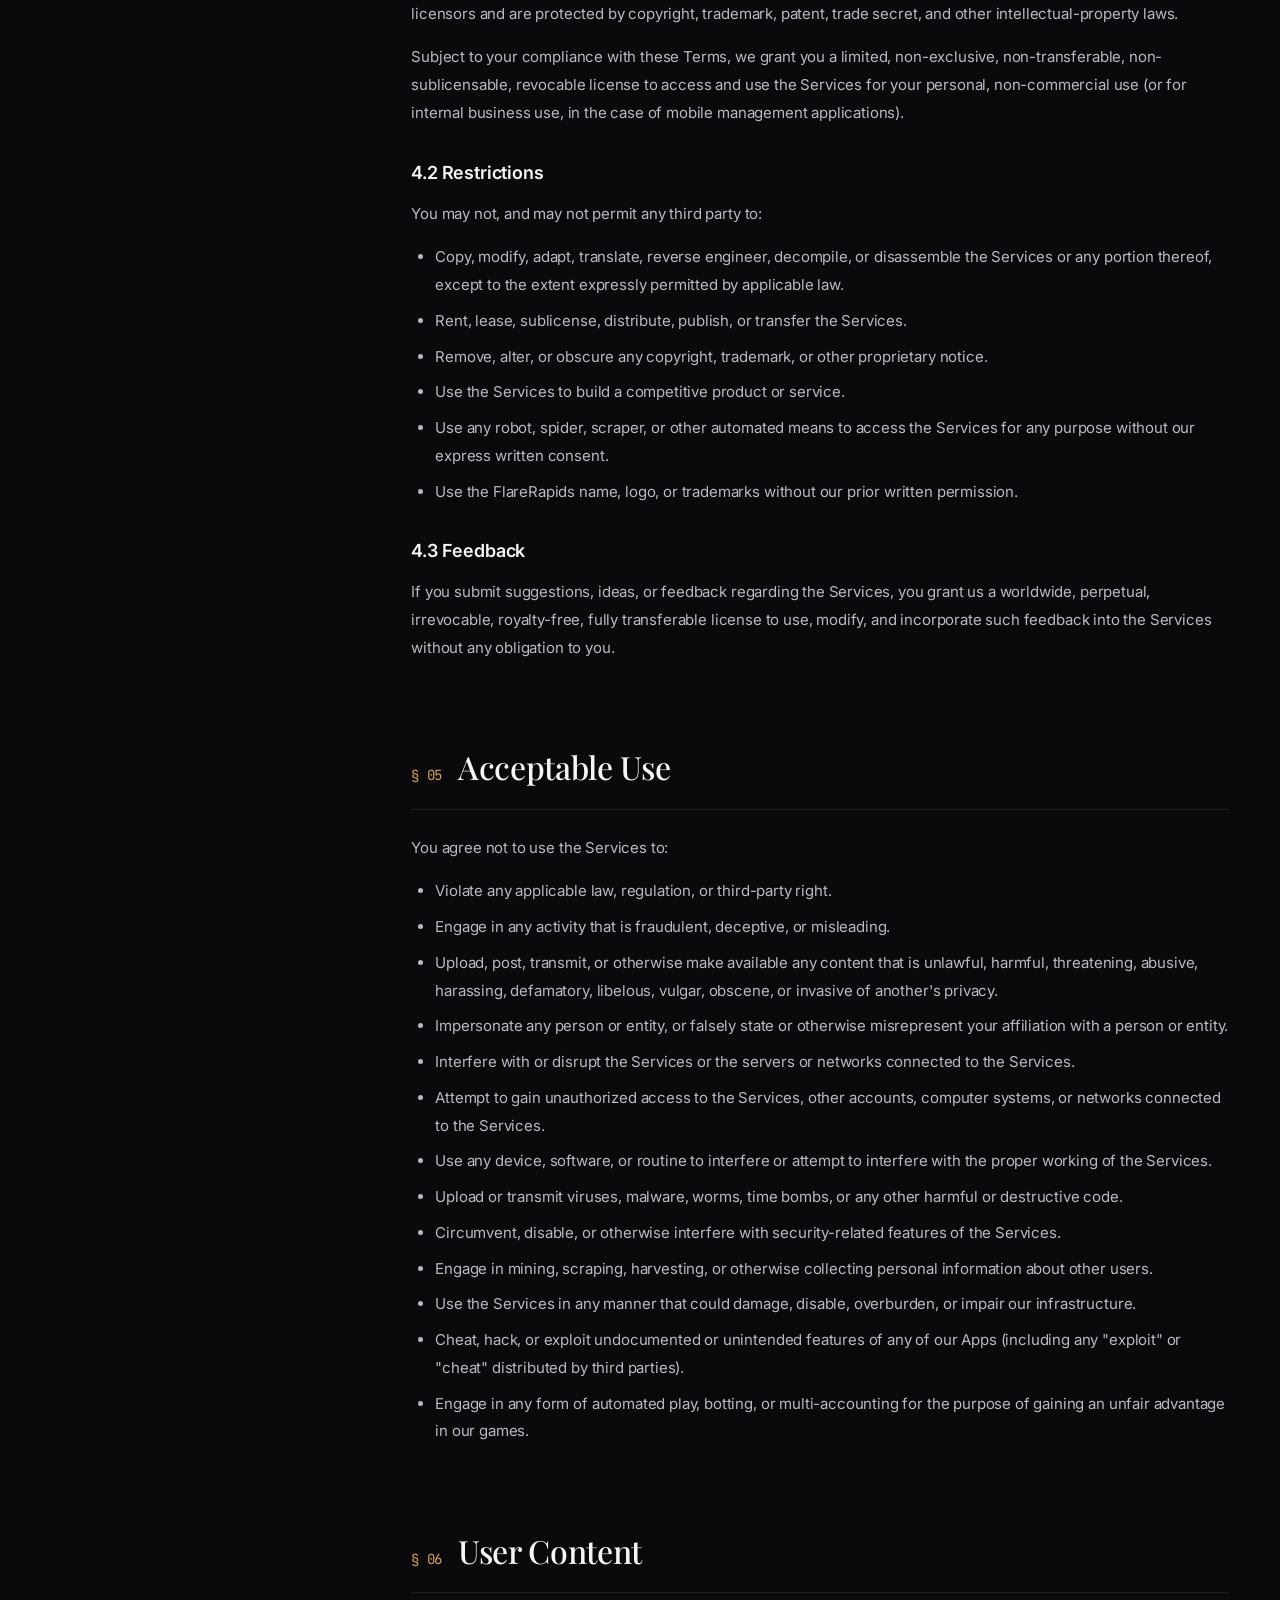
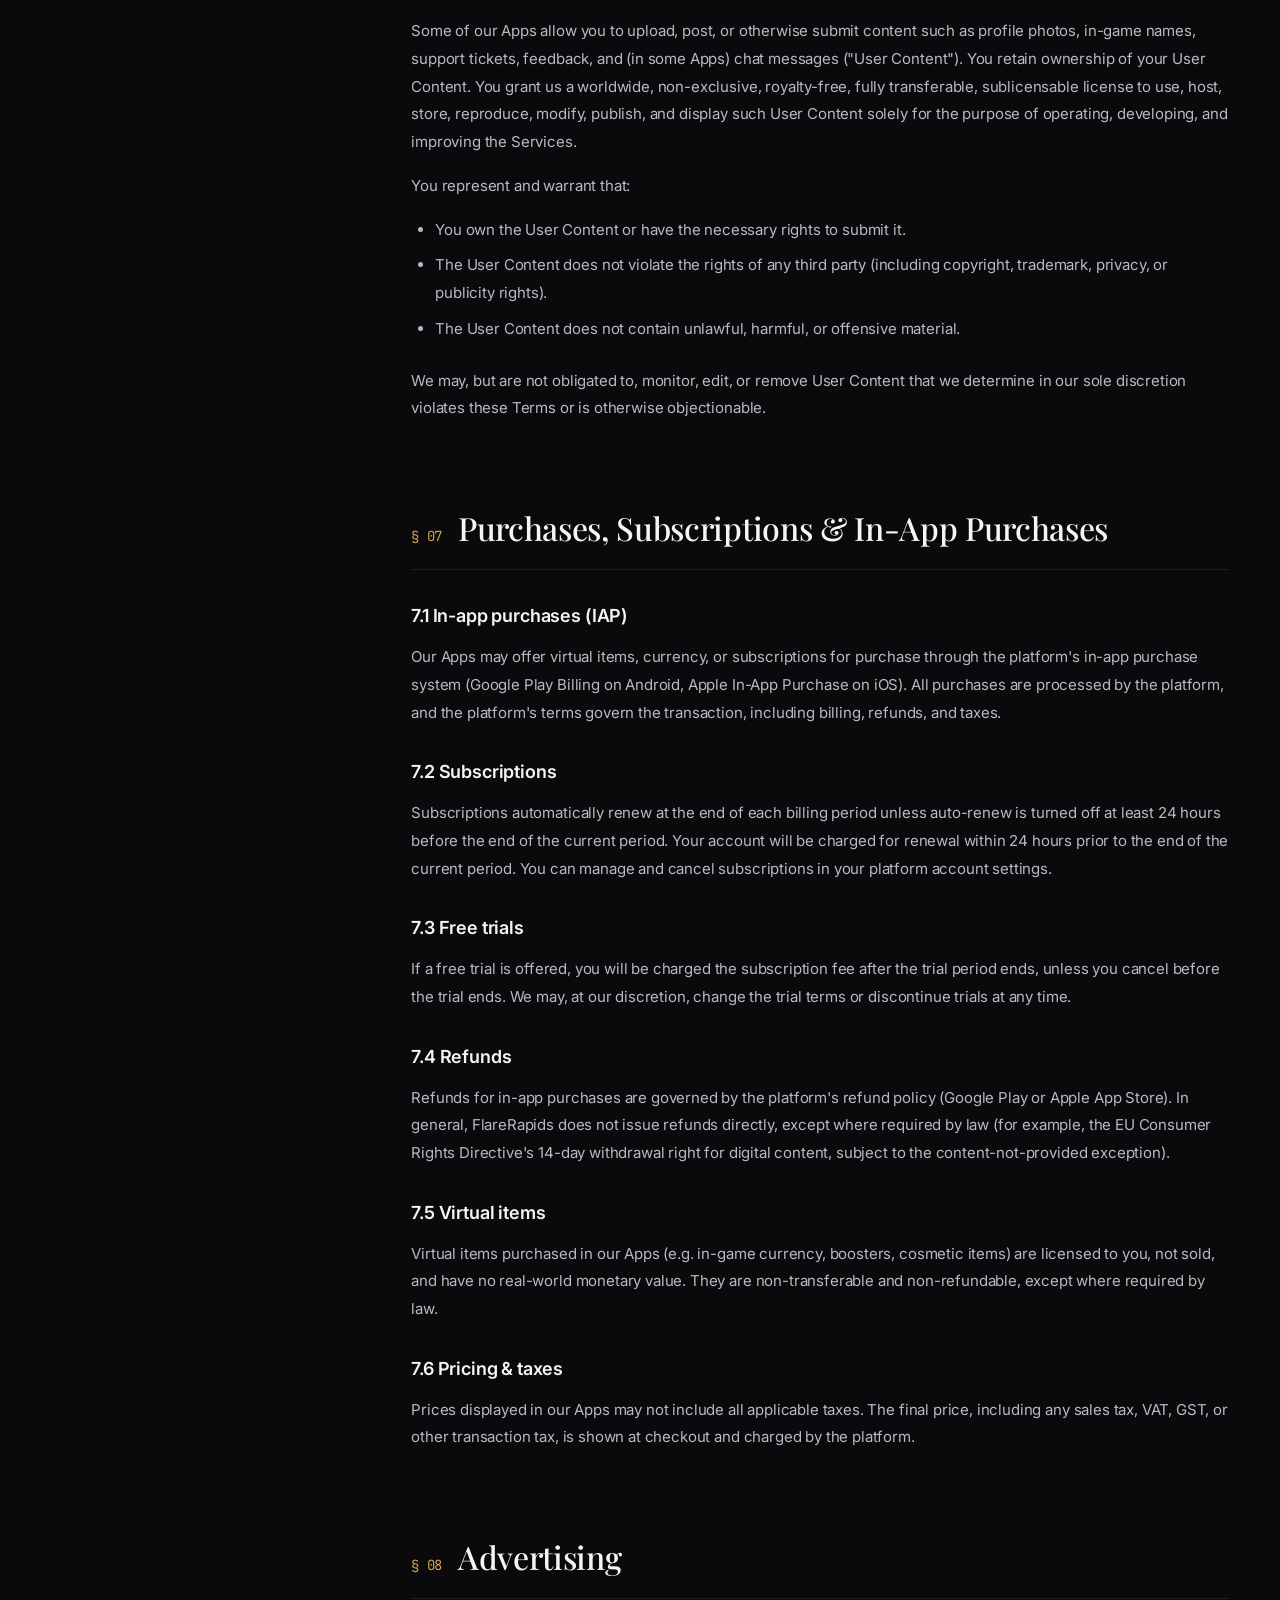
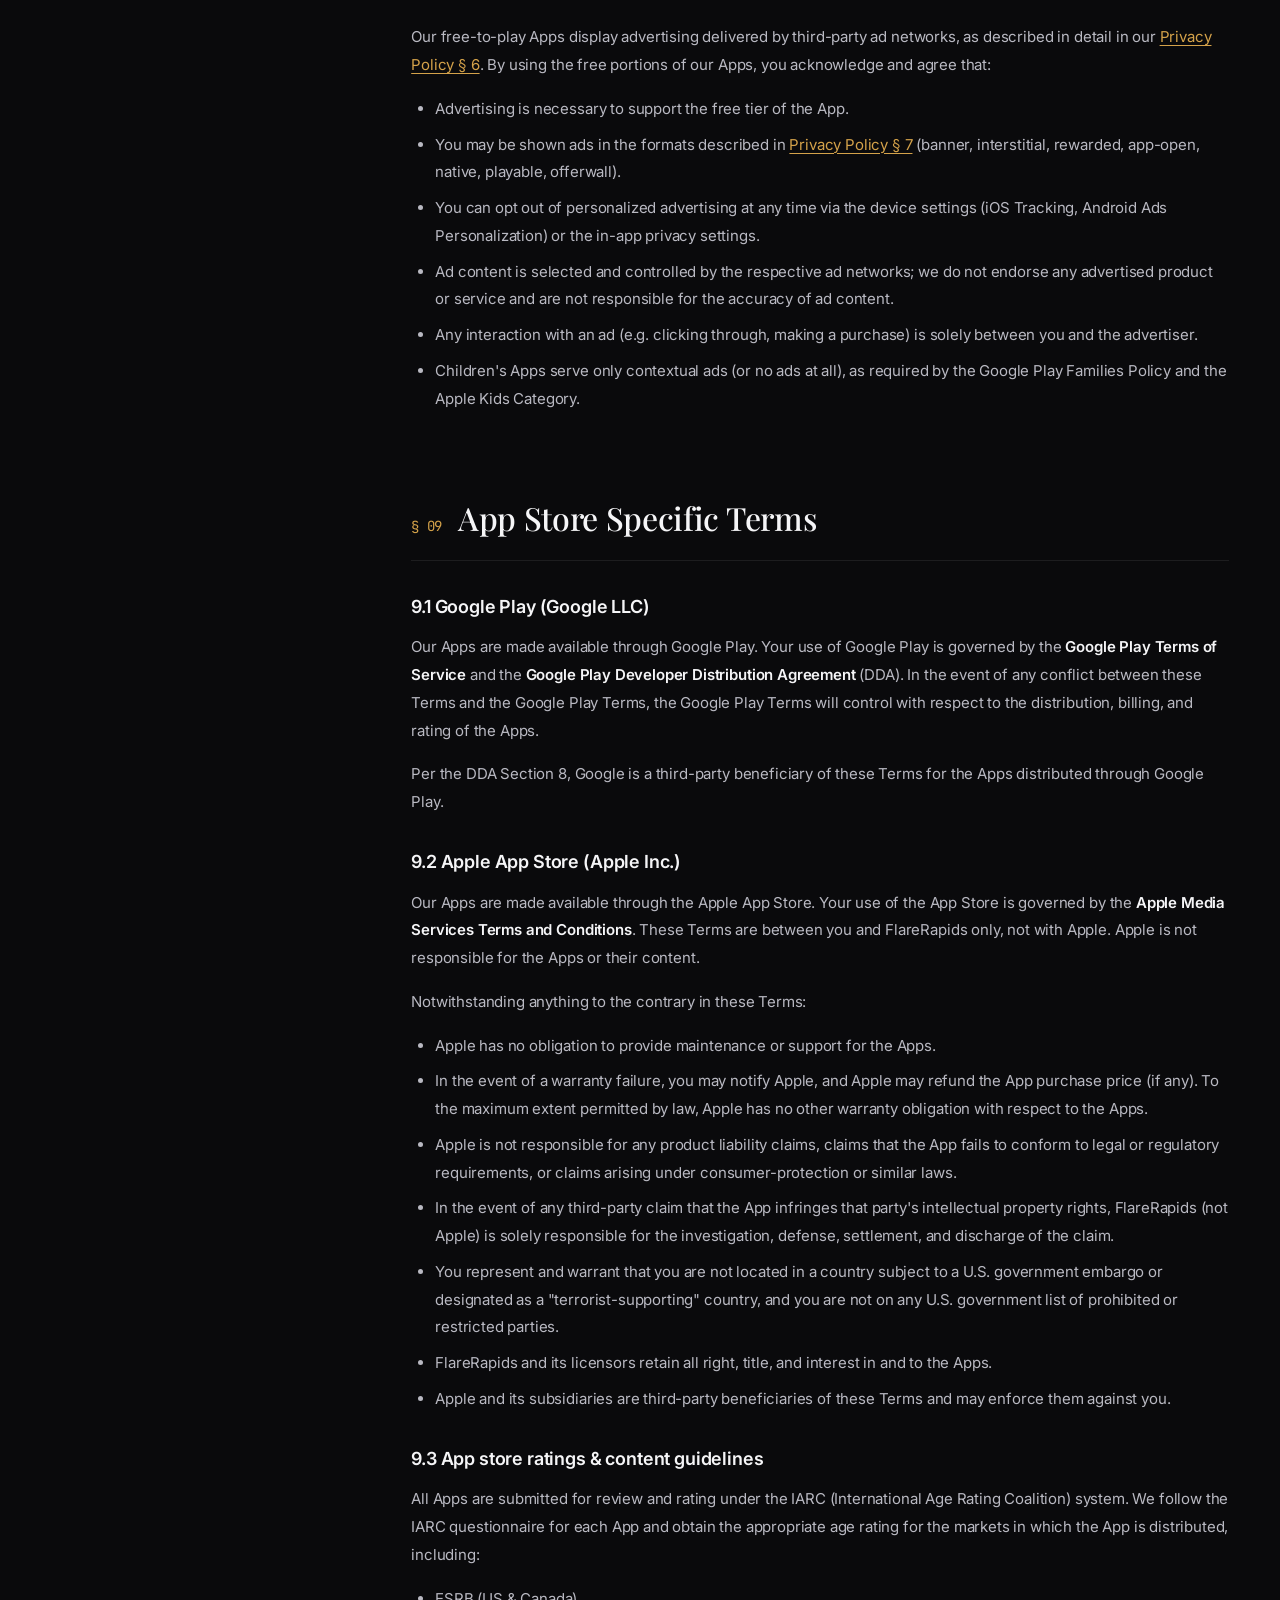
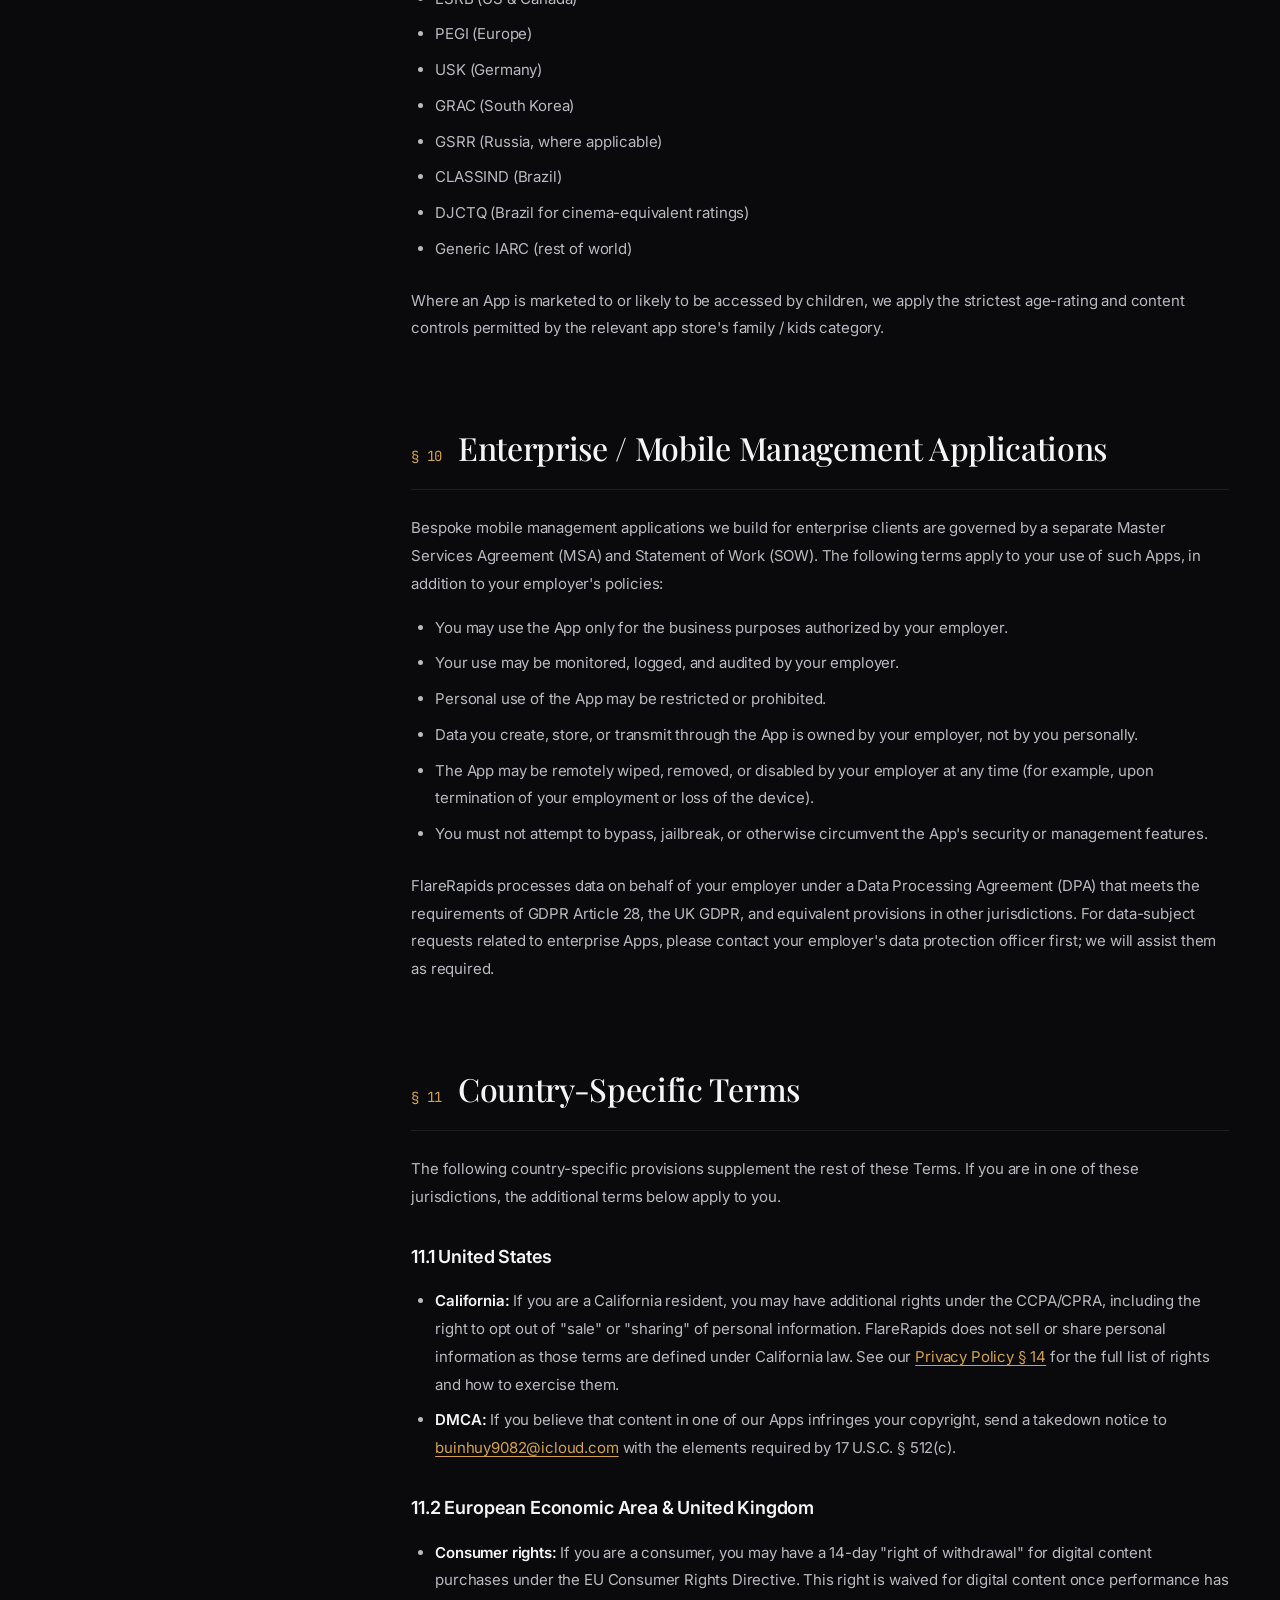
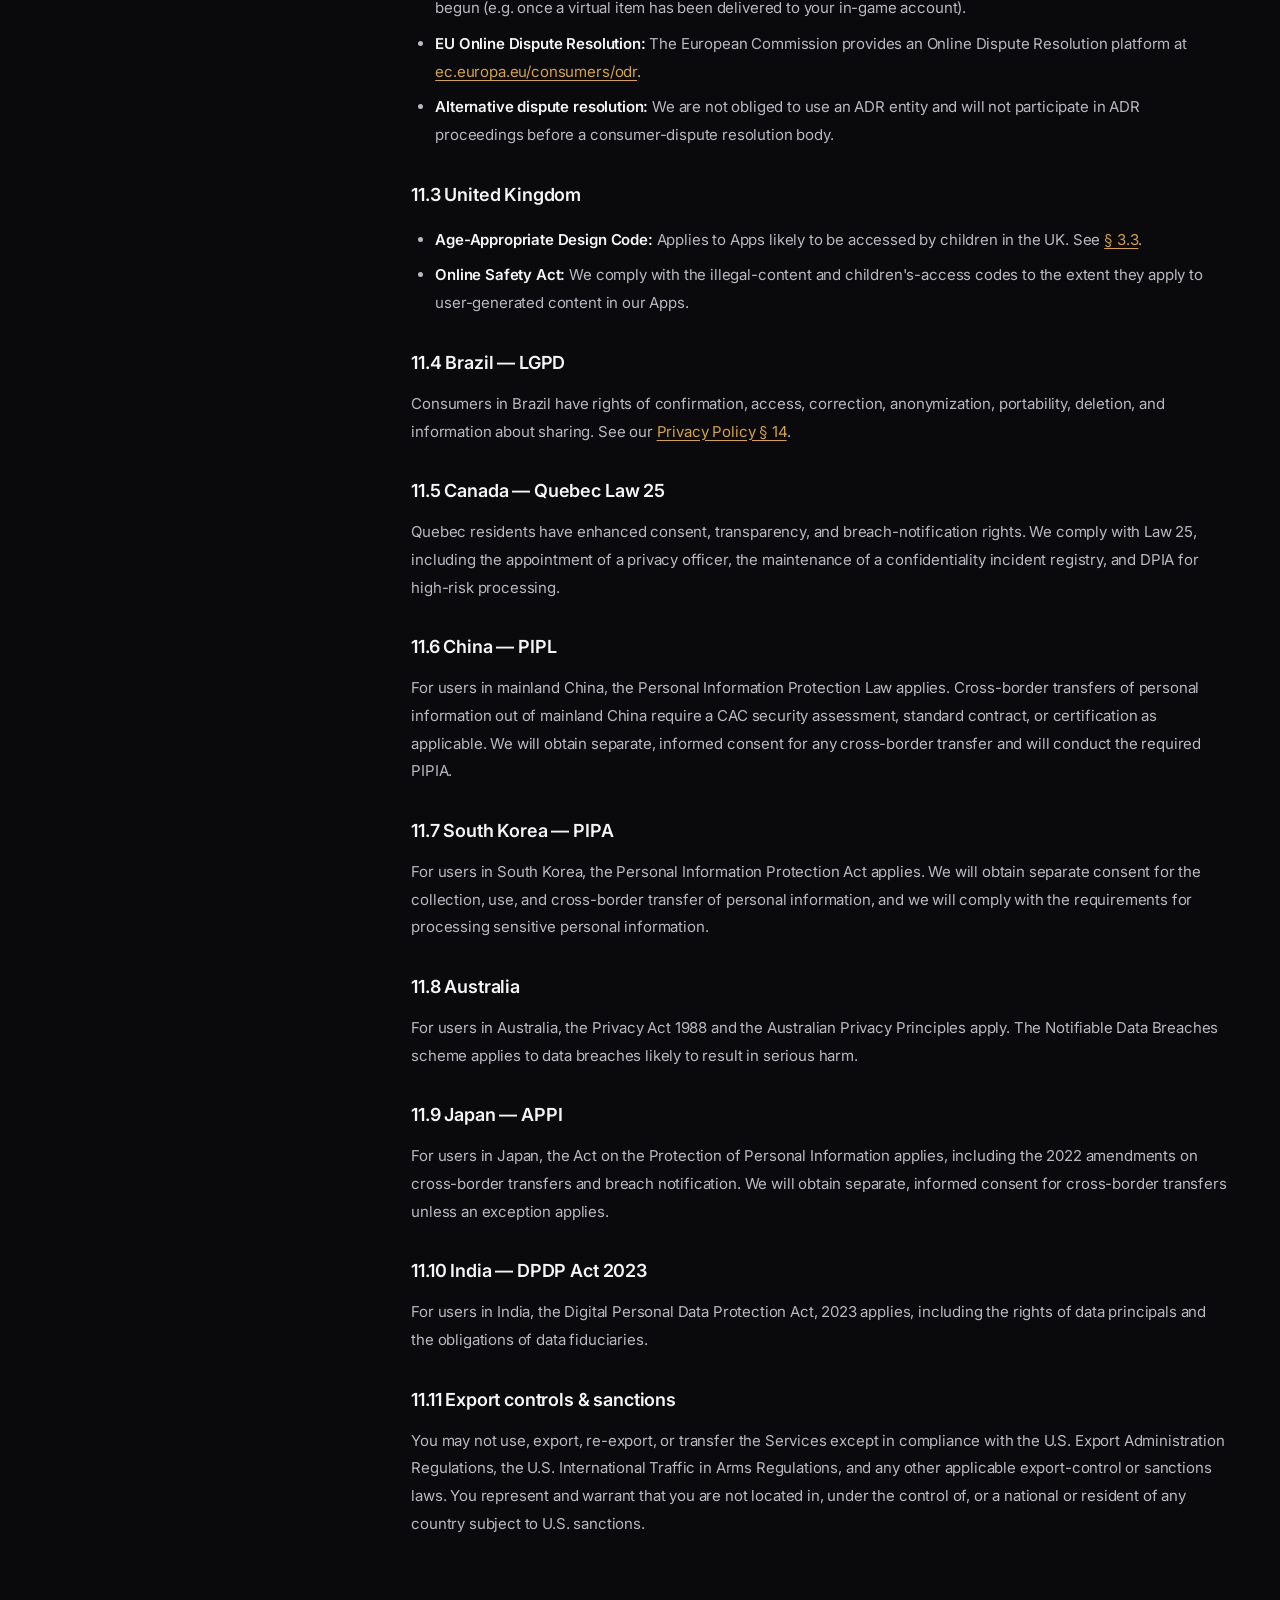
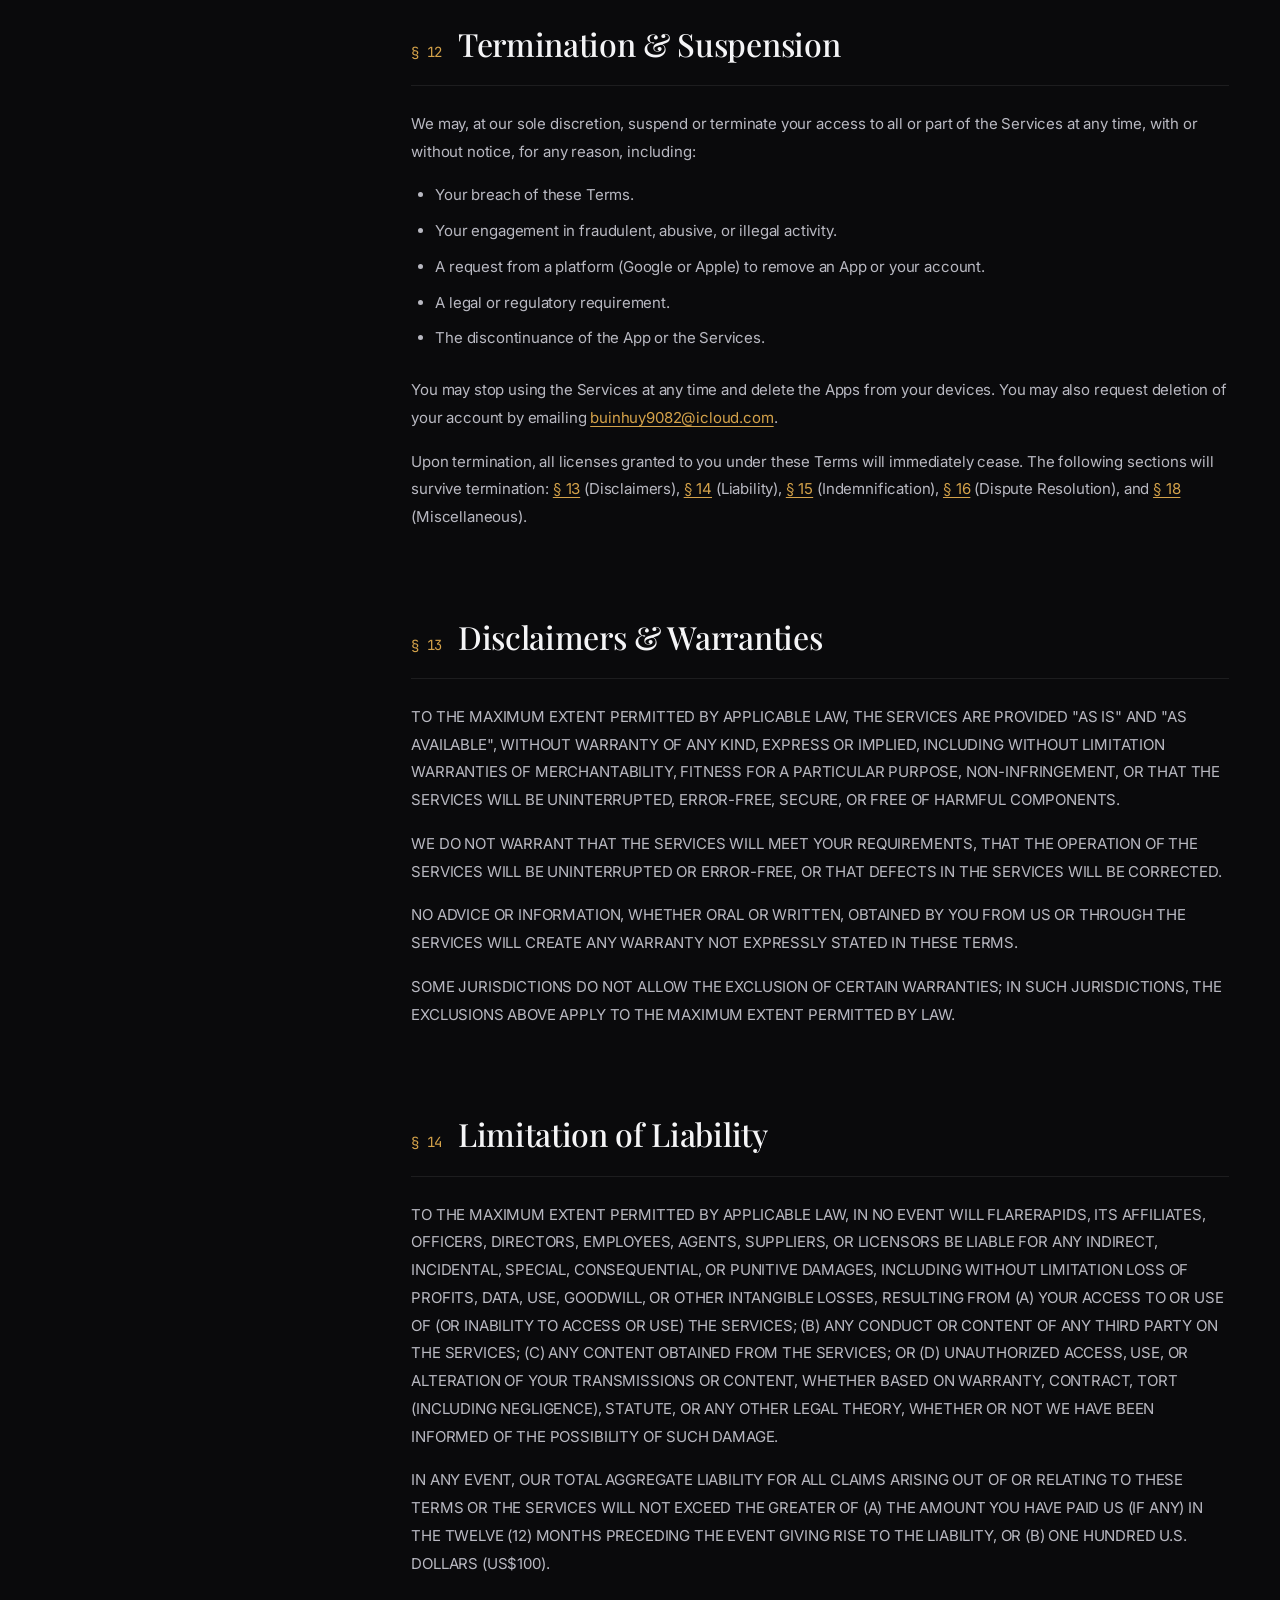
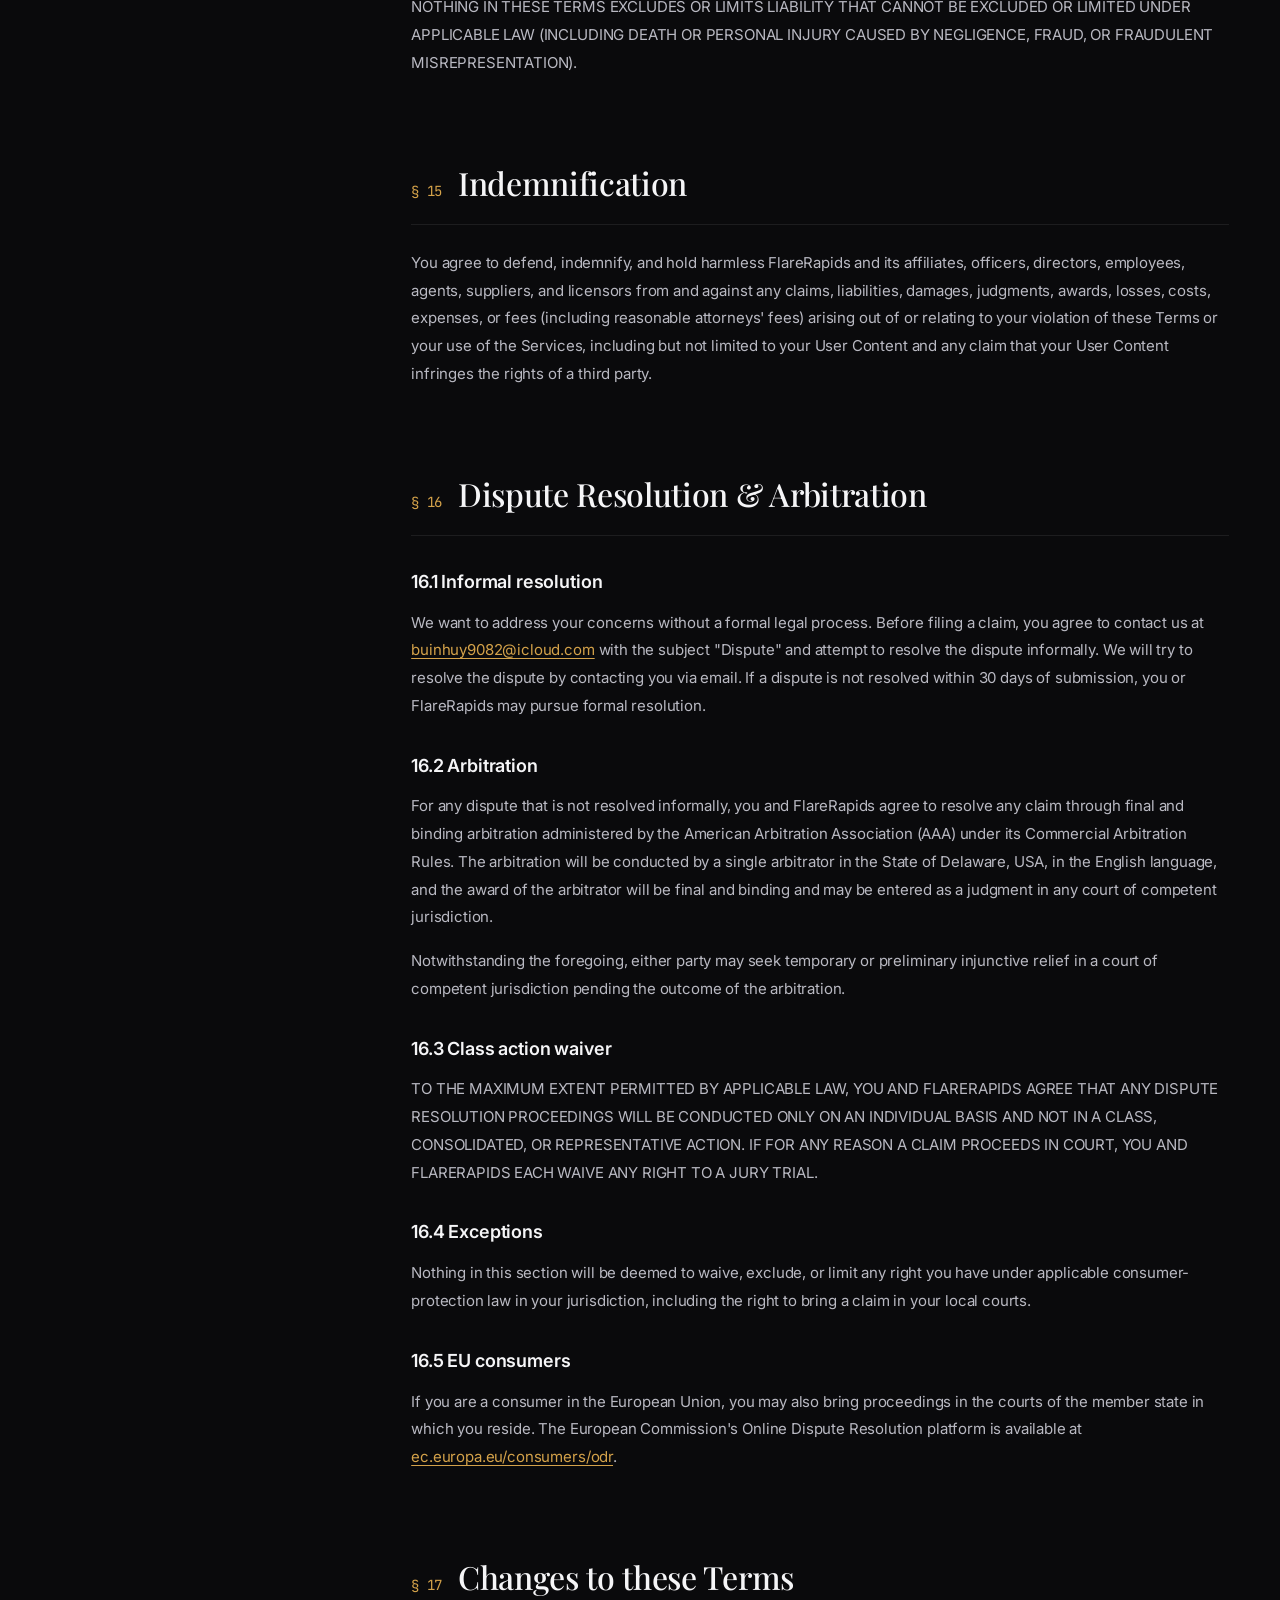
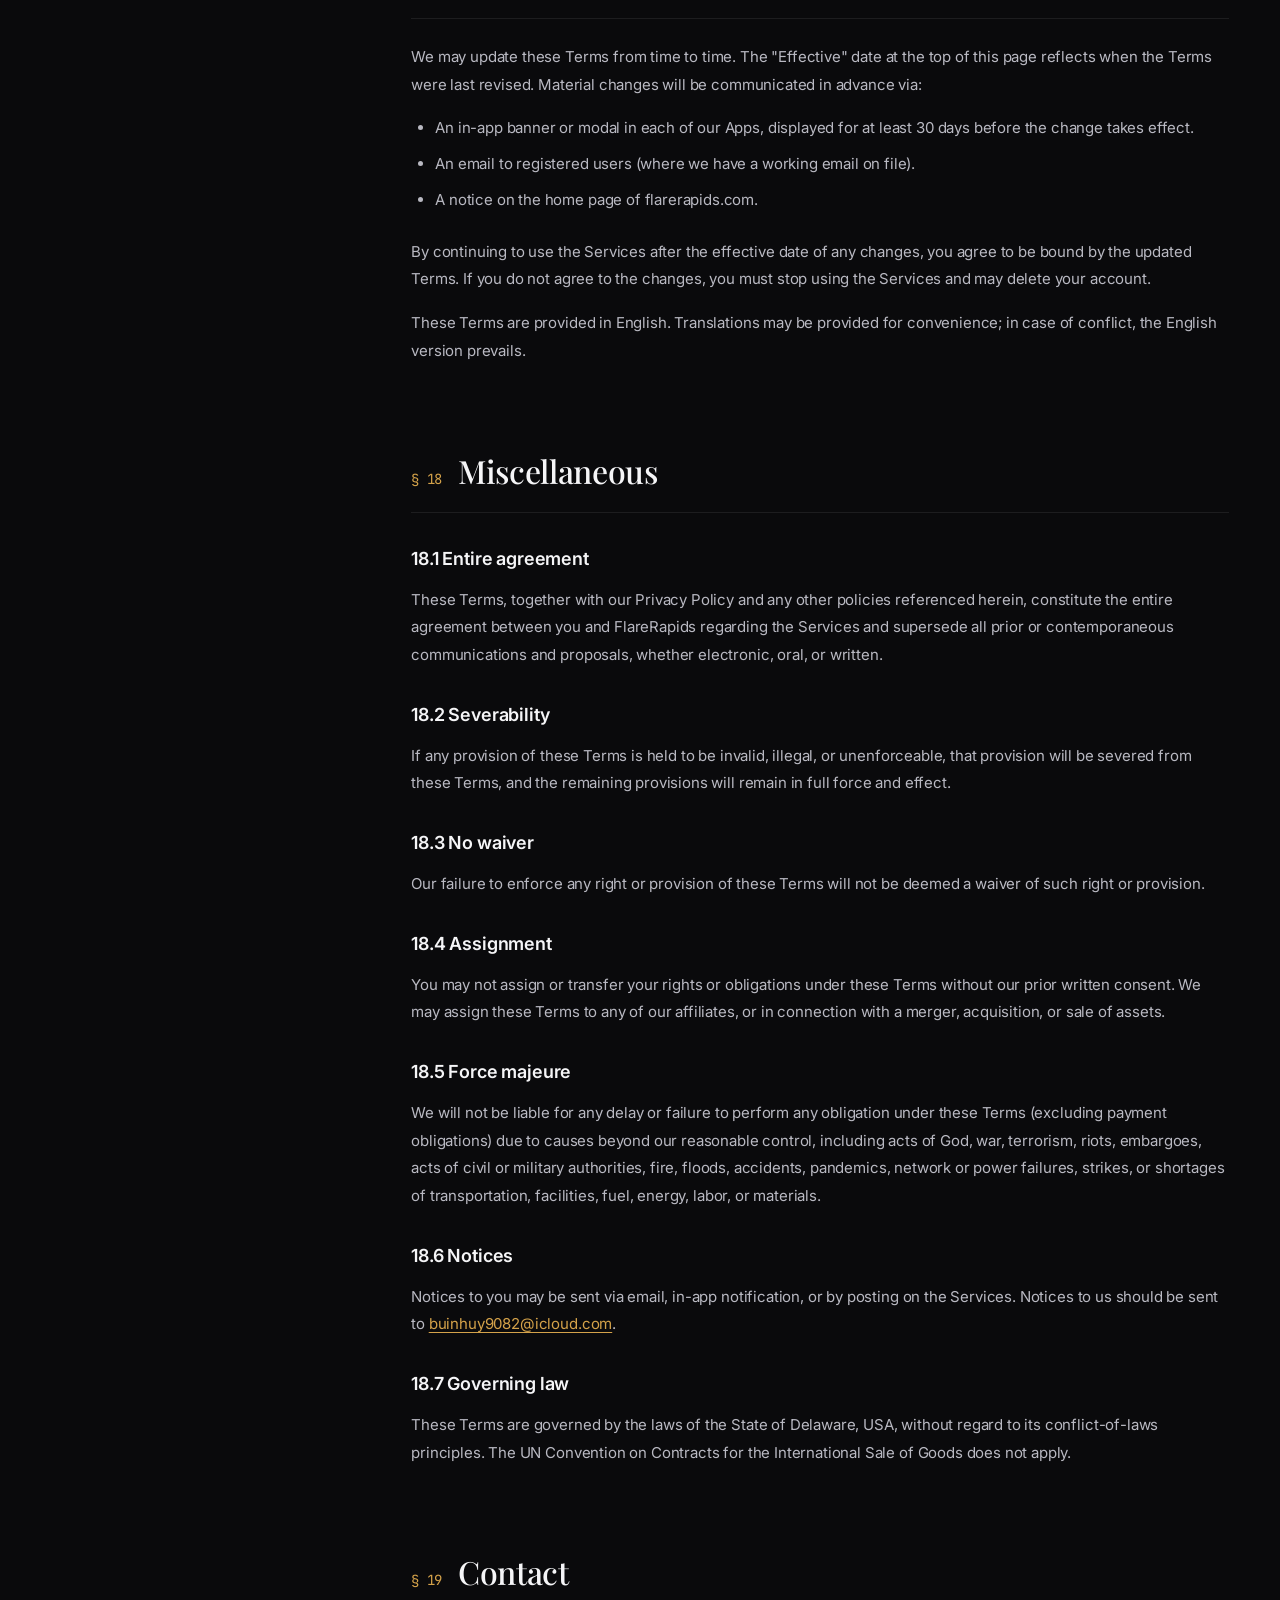
<file: terms.html>
<!DOCTYPE html>
<html lang="en">
<head>
  <meta charset="UTF-8" />
  <meta http-equiv="X-UA-Compatible" content="IE=edge" />
  <meta name="viewport" content="width=device-width, initial-scale=1.0" />

  <title>Terms of Service — FlareRapids</title>
  <meta name="description" content="The FlareRapids Terms of Service. The agreement governing your use of our website, mobile apps published on Google Play and the Apple App Store, and our mobile management applications. Covers acceptable use, age requirements, intellectual property, subscriptions, and dispute resolution." />
  <meta name="robots" content="index, follow" />
  <meta name="theme-color" content="#0a0a0c" />
  <link rel="canonical" href="https://flarerapids.com/terms.html" />

  <meta property="og:type" content="article" />
  <meta property="og:title" content="FlareRapids — Terms of Service" />
  <meta property="og:description" content="The agreement governing your use of FlareRapids services." />
  <meta property="og:url" content="https://flarerapids.com/terms.html" />

  <link rel="icon" type="image/svg+xml" href="images/svg/logo-mark.svg" />

  <link rel="preconnect" href="https://fonts.googleapis.com" />
  <link rel="preconnect" href="https://fonts.gstatic.com" crossorigin />
  <link href="https://fonts.googleapis.com/css2?family=Inter:wght@300;400;500;600;700&family=Playfair+Display:ital,wght@0,400;0,500;0,600;1,400&family=JetBrains+Mono:wght@400;500&display=swap" rel="stylesheet" />

  <link rel="stylesheet" href="css/style.css" />
</head>
<body>

  <!-- NAV -->
  <nav class="nav" role="navigation" aria-label="Primary">
    <div class="container">
      <div class="nav__inner">
        <a href="/" class="nav__logo">
          <img src="images/svg/logo-mark.svg" alt="" width="36" height="36" />
          <span>FlareRapids</span>
        </a>
        <ul class="nav__links">
          <li><a href="/" class="nav__link">Home</a></li>
          <li><a href="services.html" class="nav__link">Services</a></li>
          <li><a href="/#work" class="nav__link">Apps</a></li>
          <li><a href="/#process" class="nav__link">Process</a></li>
          <li><a href="contact.html" class="nav__link">Contact</a></li>
        </ul>
        <div class="nav__cta">
          <a href="contact.html" class="btn btn--solid">
            <span>Start a Project</span>
            <svg class="arrow" viewBox="0 0 24 12" fill="none" stroke="currentColor" stroke-width="1.5"><line x1="0" y1="6" x2="22" y2="6"/><polyline points="16 1 22 6 16 11"/></svg>
          </a>
          <button class="nav__toggle" aria-label="Open menu" aria-expanded="false">
            <span></span><span></span><span></span>
          </button>
        </div>
      </div>
    </div>
  </nav>

  <!-- LEGAL CONTENT -->
  <main class="legal">
    <div class="container">
      <div class="legal__head">
        <span class="eyebrow">Legal</span>
        <h1 class="h-1" style="margin: 16px 0;">Terms of Service</h1>
        <p class="lead" style="max-width: 880px;">
          These Terms of Service ("Terms", "Agreement") govern your access to and use of the services provided by FlareRapids, including the website at flarerapids.com, the consumer mobile applications we publish on Google Play and the Apple App Store, and any mobile management application we deliver on behalf of an enterprise client (collectively, the "Services"). By accessing or using the Services, you agree to be bound by these Terms.
        </p>
        <div class="meta">
          <span>Effective · Aug 12, 2026</span>
          <span>Version · 3.2</span>
          <span>Governing Law · Delaware, USA</span>
        </div>
      </div>

      <div class="legal__body">
        <!-- TOC -->
        <aside class="legal__toc" aria-label="Table of contents">
          <ol>
            <li><a href="#acceptance">Acceptance &amp; Eligibility</a></li>
            <li><a href="#accounts">Accounts &amp; Registration</a></li>
            <li><a href="#age">Age Requirements</a></li>
            <li><a href="#license">License &amp; Intellectual Property</a></li>
            <li><a href="#acceptable">Acceptable Use</a></li>
            <li><a href="#content">User Content</a></li>
            <li><a href="#purchases">Purchases, Subscriptions &amp; IAP</a></li>
            <li><a href="#ads-tos">Advertising</a></li>
            <li><a href="#stores-tos">App Store Specific Terms</a></li>
            <li><a href="#enterprise">Enterprise / Mobile Management</a></li>
            <li><a href="#country">Country-Specific Terms</a></li>
            <li><a href="#termination">Termination &amp; Suspension</a></li>
            <li><a href="#disclaimers">Disclaimers &amp; Warranties</a></li>
            <li><a href="#liability">Limitation of Liability</a></li>
            <li><a href="#indemnification">Indemnification</a></li>
            <li><a href="#dispute">Dispute Resolution &amp; Arbitration</a></li>
            <li><a href="#changes-tos">Changes to these Terms</a></li>
            <li><a href="#misc">Miscellaneous</a></li>
            <li><a href="#contact-tos">Contact</a></li>
          </ol>
        </aside>

        <!-- BODY -->
        <div class="legal__content">
          <section id="acceptance">
            <h2><span class="num">§ 01</span> Acceptance &amp; Eligibility</h2>
            <p>By creating an account, downloading an App, or otherwise accessing the Services, you confirm that:</p>
            <ol>
              <li>You are at least the age of digital consent in your jurisdiction (see <a href="#age">§ 3</a>).</li>
              <li>You have the legal capacity and authority to enter into this Agreement.</li>
              <li>You are not located in a country that is subject to a U.S. government embargo or that has been designated by the U.S. government as a "terrorist-supporting" country.</li>
              <li>You are not on any U.S. government list of prohibited or restricted parties (e.g. SDN List, Entity List).</li>
              <li>You will comply with these Terms and all applicable local, state, national, and international laws and regulations.</li>
            </ol>
            <p>If you do not agree to these Terms, you must not access or use the Services.</p>
          </section>

          <section id="accounts">
            <h2><span class="num">§ 02</span> Accounts &amp; Registration</h2>
            <p>Some features of our Apps require an account. When you create an account, you agree to:</p>
            <ul>
              <li>Provide accurate, current, and complete information.</li>
              <li>Maintain and promptly update your information to keep it accurate.</li>
              <li>Maintain the security of your account credentials and any device used to access the Services.</li>
              <li>Promptly notify us at <a href="mailto:buinhuy9082@icloud.com">buinhuy9082@icloud.com</a> if you discover or suspect any unauthorized access to your account.</li>
              <li>Accept responsibility for all activities that occur under your account, whether or not you authorized them.</li>
            </ul>
            <p>For mobile management applications deployed to your employer, account creation is managed by your organization's administrator. Your use of such Apps is additionally governed by your organization's internal acceptable-use policy.</p>
          </section>

          <section id="age">
            <h2><span class="num">§ 03</span> Age Requirements</h2>
            <p>We respect the age-of-majority and digital-consent rules of every jurisdiction in which our Apps are made available. Specific requirements:</p>

            <h3>3.1 General minimum</h3>
            <p>You must be at least <strong>13 years old</strong> to use the Services in jurisdictions where the minimum age of digital consent is 13, and at least <strong>16 years old</strong> in jurisdictions where it is 16. If the minimum is 14 or 15 (some EU member states), that age applies.</p>

            <h3>3.2 United States — COPPA</h3>
            <p>Under the Children's Online Privacy Protection Act, we do not knowingly collect personal information from children under 13 in a manner that requires verifiable parental consent, except where such consent has been obtained (for example, in school deployments of our mobile management applications).</p>
            <p>Apps directed to children under 13 (or that we have actual knowledge are accessed by children under 13):</p>
            <ul>
              <li>Disable behavioral advertising.</li>
              <li>Disable persistent identifiers used for cross-app tracking.</li>
              <li>Require a parental gate before any in-app purchase.</li>
              <li>Prohibit open chat or social features without human moderation.</li>
            </ul>

            <h3>3.3 European Union &amp; UK</h3>
            <p>For users under the digital-consent age in their member state (typically 13, 14, 15, or 16), we require verifiable parental consent before any processing of personal data, except where the processing is strictly necessary to provide a service explicitly requested by the child (e.g. a school assignment). The UK Age-Appropriate Design Code (AADC) applies to Apps likely to be accessed by children in the UK.</p>

            <h3>3.4 China — PIPL &amp; minors</h3>
            <p>For users under 14 in mainland China, we treat their personal information as sensitive, require verifiable parental consent, and apply strict data minimization. We do not profile minors for advertising.</p>

            <h3>3.5 South Korea</h3>
            <p>For users under 14, we require verifiable parental consent under the Personal Information Protection Act.</p>

            <h3>3.6 Other jurisdictions</h3>
            <p>We apply the strictest applicable standard. If you are a parent or guardian and believe we have collected information from your child without proper consent, please contact us at <a href="mailto:buinhuy9082@icloud.com">buinhuy9082@icloud.com</a> and we will delete the information promptly.</p>

            <div class="callout">
              <strong>Parental controls:</strong> We support platform-level controls (iOS Screen Time, Android Family Link, Google Family Link) and offer in-app <em>Privacy → Family</em> settings to limit ads, in-app purchases, and external links.
            </div>
          </section>

          <section id="license">
            <h2><span class="num">§ 04</span> License &amp; Intellectual Property</h2>

            <h3>4.1 Our intellectual property</h3>
            <p>The Services, including all source code, object code, designs, graphics, logos, trademarks, audio recordings, music, animations, video, text, and the selection and arrangement thereof (the "Content"), are owned by FlareRapids or its licensors and are protected by copyright, trademark, patent, trade secret, and other intellectual-property laws.</p>
            <p>Subject to your compliance with these Terms, we grant you a limited, non-exclusive, non-transferable, non-sublicensable, revocable license to access and use the Services for your personal, non-commercial use (or for internal business use, in the case of mobile management applications).</p>

            <h3>4.2 Restrictions</h3>
            <p>You may not, and may not permit any third party to:</p>
            <ul>
              <li>Copy, modify, adapt, translate, reverse engineer, decompile, or disassemble the Services or any portion thereof, except to the extent expressly permitted by applicable law.</li>
              <li>Rent, lease, sublicense, distribute, publish, or transfer the Services.</li>
              <li>Remove, alter, or obscure any copyright, trademark, or other proprietary notice.</li>
              <li>Use the Services to build a competitive product or service.</li>
              <li>Use any robot, spider, scraper, or other automated means to access the Services for any purpose without our express written consent.</li>
              <li>Use the FlareRapids name, logo, or trademarks without our prior written permission.</li>
            </ul>

            <h3>4.3 Feedback</h3>
            <p>If you submit suggestions, ideas, or feedback regarding the Services, you grant us a worldwide, perpetual, irrevocable, royalty-free, fully transferable license to use, modify, and incorporate such feedback into the Services without any obligation to you.</p>
          </section>

          <section id="acceptable">
            <h2><span class="num">§ 05</span> Acceptable Use</h2>
            <p>You agree not to use the Services to:</p>
            <ul>
              <li>Violate any applicable law, regulation, or third-party right.</li>
              <li>Engage in any activity that is fraudulent, deceptive, or misleading.</li>
              <li>Upload, post, transmit, or otherwise make available any content that is unlawful, harmful, threatening, abusive, harassing, defamatory, libelous, vulgar, obscene, or invasive of another's privacy.</li>
              <li>Impersonate any person or entity, or falsely state or otherwise misrepresent your affiliation with a person or entity.</li>
              <li>Interfere with or disrupt the Services or the servers or networks connected to the Services.</li>
              <li>Attempt to gain unauthorized access to the Services, other accounts, computer systems, or networks connected to the Services.</li>
              <li>Use any device, software, or routine to interfere or attempt to interfere with the proper working of the Services.</li>
              <li>Upload or transmit viruses, malware, worms, time bombs, or any other harmful or destructive code.</li>
              <li>Circumvent, disable, or otherwise interfere with security-related features of the Services.</li>
              <li>Engage in mining, scraping, harvesting, or otherwise collecting personal information about other users.</li>
              <li>Use the Services in any manner that could damage, disable, overburden, or impair our infrastructure.</li>
              <li>Cheat, hack, or exploit undocumented or unintended features of any of our Apps (including any "exploit" or "cheat" distributed by third parties).</li>
              <li>Engage in any form of automated play, botting, or multi-accounting for the purpose of gaining an unfair advantage in our games.</li>
            </ul>
          </section>

          <section id="content">
            <h2><span class="num">§ 06</span> User Content</h2>
            <p>Some of our Apps allow you to upload, post, or otherwise submit content such as profile photos, in-game names, support tickets, feedback, and (in some Apps) chat messages ("User Content"). You retain ownership of your User Content. You grant us a worldwide, non-exclusive, royalty-free, fully transferable, sublicensable license to use, host, store, reproduce, modify, publish, and display such User Content solely for the purpose of operating, developing, and improving the Services.</p>
            <p>You represent and warrant that:</p>
            <ul>
              <li>You own the User Content or have the necessary rights to submit it.</li>
              <li>The User Content does not violate the rights of any third party (including copyright, trademark, privacy, or publicity rights).</li>
              <li>The User Content does not contain unlawful, harmful, or offensive material.</li>
            </ul>
            <p>We may, but are not obligated to, monitor, edit, or remove User Content that we determine in our sole discretion violates these Terms or is otherwise objectionable.</p>
          </section>

          <section id="purchases">
            <h2><span class="num">§ 07</span> Purchases, Subscriptions &amp; In-App Purchases</h2>

            <h3>7.1 In-app purchases (IAP)</h3>
            <p>Our Apps may offer virtual items, currency, or subscriptions for purchase through the platform's in-app purchase system (Google Play Billing on Android, Apple In-App Purchase on iOS). All purchases are processed by the platform, and the platform's terms govern the transaction, including billing, refunds, and taxes.</p>

            <h3>7.2 Subscriptions</h3>
            <p>Subscriptions automatically renew at the end of each billing period unless auto-renew is turned off at least 24 hours before the end of the current period. Your account will be charged for renewal within 24 hours prior to the end of the current period. You can manage and cancel subscriptions in your platform account settings.</p>

            <h3>7.3 Free trials</h3>
            <p>If a free trial is offered, you will be charged the subscription fee after the trial period ends, unless you cancel before the trial ends. We may, at our discretion, change the trial terms or discontinue trials at any time.</p>

            <h3>7.4 Refunds</h3>
            <p>Refunds for in-app purchases are governed by the platform's refund policy (Google Play or Apple App Store). In general, FlareRapids does not issue refunds directly, except where required by law (for example, the EU Consumer Rights Directive's 14-day withdrawal right for digital content, subject to the content-not-provided exception).</p>

            <h3>7.5 Virtual items</h3>
            <p>Virtual items purchased in our Apps (e.g. in-game currency, boosters, cosmetic items) are licensed to you, not sold, and have no real-world monetary value. They are non-transferable and non-refundable, except where required by law.</p>

            <h3>7.6 Pricing &amp; taxes</h3>
            <p>Prices displayed in our Apps may not include all applicable taxes. The final price, including any sales tax, VAT, GST, or other transaction tax, is shown at checkout and charged by the platform.</p>
          </section>

          <section id="ads-tos">
            <h2><span class="num">§ 08</span> Advertising</h2>
            <p>Our free-to-play Apps display advertising delivered by third-party ad networks, as described in detail in our <a href="privacy.html#ads">Privacy Policy § 6</a>. By using the free portions of our Apps, you acknowledge and agree that:</p>
            <ul>
              <li>Advertising is necessary to support the free tier of the App.</li>
              <li>You may be shown ads in the formats described in <a href="privacy.html#formats">Privacy Policy § 7</a> (banner, interstitial, rewarded, app-open, native, playable, offerwall).</li>
              <li>You can opt out of personalized advertising at any time via the device settings (iOS Tracking, Android Ads Personalization) or the in-app privacy settings.</li>
              <li>Ad content is selected and controlled by the respective ad networks; we do not endorse any advertised product or service and are not responsible for the accuracy of ad content.</li>
              <li>Any interaction with an ad (e.g. clicking through, making a purchase) is solely between you and the advertiser.</li>
              <li>Children's Apps serve only contextual ads (or no ads at all), as required by the Google Play Families Policy and the Apple Kids Category.</li>
            </ul>
          </section>

          <section id="stores-tos">
            <h2><span class="num">§ 09</span> App Store Specific Terms</h2>

            <h3>9.1 Google Play (Google LLC)</h3>
            <p>Our Apps are made available through Google Play. Your use of Google Play is governed by the <strong>Google Play Terms of Service</strong> and the <strong>Google Play Developer Distribution Agreement</strong> (DDA). In the event of any conflict between these Terms and the Google Play Terms, the Google Play Terms will control with respect to the distribution, billing, and rating of the Apps.</p>
            <p>Per the DDA Section 8, Google is a third-party beneficiary of these Terms for the Apps distributed through Google Play.</p>

            <h3>9.2 Apple App Store (Apple Inc.)</h3>
            <p>Our Apps are made available through the Apple App Store. Your use of the App Store is governed by the <strong>Apple Media Services Terms and Conditions</strong>. These Terms are between you and FlareRapids only, not with Apple. Apple is not responsible for the Apps or their content.</p>
            <p>Notwithstanding anything to the contrary in these Terms:</p>
            <ul>
              <li>Apple has no obligation to provide maintenance or support for the Apps.</li>
              <li>In the event of a warranty failure, you may notify Apple, and Apple may refund the App purchase price (if any). To the maximum extent permitted by law, Apple has no other warranty obligation with respect to the Apps.</li>
              <li>Apple is not responsible for any product liability claims, claims that the App fails to conform to legal or regulatory requirements, or claims arising under consumer-protection or similar laws.</li>
              <li>In the event of any third-party claim that the App infringes that party's intellectual property rights, FlareRapids (not Apple) is solely responsible for the investigation, defense, settlement, and discharge of the claim.</li>
              <li>You represent and warrant that you are not located in a country subject to a U.S. government embargo or designated as a "terrorist-supporting" country, and you are not on any U.S. government list of prohibited or restricted parties.</li>
              <li>FlareRapids and its licensors retain all right, title, and interest in and to the Apps.</li>
              <li>Apple and its subsidiaries are third-party beneficiaries of these Terms and may enforce them against you.</li>
            </ul>

            <h3>9.3 App store ratings &amp; content guidelines</h3>
            <p>All Apps are submitted for review and rating under the IARC (International Age Rating Coalition) system. We follow the IARC questionnaire for each App and obtain the appropriate age rating for the markets in which the App is distributed, including:</p>
            <ul>
              <li>ESRB (US &amp; Canada)</li>
              <li>PEGI (Europe)</li>
              <li>USK (Germany)</li>
              <li>GRAC (South Korea)</li>
              <li>GSRR (Russia, where applicable)</li>
              <li>CLASSIND (Brazil)</li>
              <li>DJCTQ (Brazil for cinema-equivalent ratings)</li>
              <li>Generic IARC (rest of world)</li>
            </ul>
            <p>Where an App is marketed to or likely to be accessed by children, we apply the strictest age-rating and content controls permitted by the relevant app store's family / kids category.</p>
          </section>

          <section id="enterprise">
            <h2><span class="num">§ 10</span> Enterprise / Mobile Management Applications</h2>
            <p>Bespoke mobile management applications we build for enterprise clients are governed by a separate Master Services Agreement (MSA) and Statement of Work (SOW). The following terms apply to your use of such Apps, in addition to your employer's policies:</p>
            <ul>
              <li>You may use the App only for the business purposes authorized by your employer.</li>
              <li>Your use may be monitored, logged, and audited by your employer.</li>
              <li>Personal use of the App may be restricted or prohibited.</li>
              <li>Data you create, store, or transmit through the App is owned by your employer, not by you personally.</li>
              <li>The App may be remotely wiped, removed, or disabled by your employer at any time (for example, upon termination of your employment or loss of the device).</li>
              <li>You must not attempt to bypass, jailbreak, or otherwise circumvent the App's security or management features.</li>
            </ul>
            <p>FlareRapids processes data on behalf of your employer under a Data Processing Agreement (DPA) that meets the requirements of GDPR Article 28, the UK GDPR, and equivalent provisions in other jurisdictions. For data-subject requests related to enterprise Apps, please contact your employer's data protection officer first; we will assist them as required.</p>
          </section>

          <section id="country">
            <h2><span class="num">§ 11</span> Country-Specific Terms</h2>
            <p>The following country-specific provisions supplement the rest of these Terms. If you are in one of these jurisdictions, the additional terms below apply to you.</p>

            <h3>11.1 United States</h3>
            <ul>
              <li><strong>California:</strong> If you are a California resident, you may have additional rights under the CCPA/CPRA, including the right to opt out of "sale" or "sharing" of personal information. FlareRapids does not sell or share personal information as those terms are defined under California law. See our <a href="privacy.html#rights">Privacy Policy § 14</a> for the full list of rights and how to exercise them.</li>
              <li><strong>DMCA:</strong> If you believe that content in one of our Apps infringes your copyright, send a takedown notice to <a href="mailto:buinhuy9082@icloud.com?subject=DMCA%20Notice">buinhuy9082@icloud.com</a> with the elements required by 17 U.S.C. § 512(c).</li>
            </ul>

            <h3>11.2 European Economic Area &amp; United Kingdom</h3>
            <ul>
              <li><strong>Consumer rights:</strong> If you are a consumer, you may have a 14-day "right of withdrawal" for digital content purchases under the EU Consumer Rights Directive. This right is waived for digital content once performance has begun (e.g. once a virtual item has been delivered to your in-game account).</li>
              <li><strong>EU Online Dispute Resolution:</strong> The European Commission provides an Online Dispute Resolution platform at <a href="https://ec.europa.eu/consumers/odr/" target="_blank" rel="noopener">ec.europa.eu/consumers/odr</a>.</li>
              <li><strong>Alternative dispute resolution:</strong> We are not obliged to use an ADR entity and will not participate in ADR proceedings before a consumer-dispute resolution body.</li>
            </ul>

            <h3>11.3 United Kingdom</h3>
            <ul>
              <li><strong>Age-Appropriate Design Code:</strong> Applies to Apps likely to be accessed by children in the UK. See <a href="#age">§ 3.3</a>.</li>
              <li><strong>Online Safety Act:</strong> We comply with the illegal-content and children's-access codes to the extent they apply to user-generated content in our Apps.</li>
            </ul>

            <h3>11.4 Brazil — LGPD</h3>
            <p>Consumers in Brazil have rights of confirmation, access, correction, anonymization, portability, deletion, and information about sharing. See our <a href="privacy.html#rights">Privacy Policy § 14</a>.</p>

            <h3>11.5 Canada — Quebec Law 25</h3>
            <p>Quebec residents have enhanced consent, transparency, and breach-notification rights. We comply with Law 25, including the appointment of a privacy officer, the maintenance of a confidentiality incident registry, and DPIA for high-risk processing.</p>

            <h3>11.6 China — PIPL</h3>
            <p>For users in mainland China, the Personal Information Protection Law applies. Cross-border transfers of personal information out of mainland China require a CAC security assessment, standard contract, or certification as applicable. We will obtain separate, informed consent for any cross-border transfer and will conduct the required PIPIA.</p>

            <h3>11.7 South Korea — PIPA</h3>
            <p>For users in South Korea, the Personal Information Protection Act applies. We will obtain separate consent for the collection, use, and cross-border transfer of personal information, and we will comply with the requirements for processing sensitive personal information.</p>

            <h3>11.8 Australia</h3>
            <p>For users in Australia, the Privacy Act 1988 and the Australian Privacy Principles apply. The Notifiable Data Breaches scheme applies to data breaches likely to result in serious harm.</p>

            <h3>11.9 Japan — APPI</h3>
            <p>For users in Japan, the Act on the Protection of Personal Information applies, including the 2022 amendments on cross-border transfers and breach notification. We will obtain separate, informed consent for cross-border transfers unless an exception applies.</p>

            <h3>11.10 India — DPDP Act 2023</h3>
            <p>For users in India, the Digital Personal Data Protection Act, 2023 applies, including the rights of data principals and the obligations of data fiduciaries.</p>

            <h3>11.11 Export controls &amp; sanctions</h3>
            <p>You may not use, export, re-export, or transfer the Services except in compliance with the U.S. Export Administration Regulations, the U.S. International Traffic in Arms Regulations, and any other applicable export-control or sanctions laws. You represent and warrant that you are not located in, under the control of, or a national or resident of any country subject to U.S. sanctions.</p>
          </section>

          <section id="termination">
            <h2><span class="num">§ 12</span> Termination &amp; Suspension</h2>
            <p>We may, at our sole discretion, suspend or terminate your access to all or part of the Services at any time, with or without notice, for any reason, including:</p>
            <ul>
              <li>Your breach of these Terms.</li>
              <li>Your engagement in fraudulent, abusive, or illegal activity.</li>
              <li>A request from a platform (Google or Apple) to remove an App or your account.</li>
              <li>A legal or regulatory requirement.</li>
              <li>The discontinuance of the App or the Services.</li>
            </ul>
            <p>You may stop using the Services at any time and delete the Apps from your devices. You may also request deletion of your account by emailing <a href="mailto:buinhuy9082@icloud.com">buinhuy9082@icloud.com</a>.</p>
            <p>Upon termination, all licenses granted to you under these Terms will immediately cease. The following sections will survive termination: <a href="#disclaimers">§ 13</a> (Disclaimers), <a href="#liability">§ 14</a> (Liability), <a href="#indemnification">§ 15</a> (Indemnification), <a href="#dispute">§ 16</a> (Dispute Resolution), and <a href="#misc">§ 18</a> (Miscellaneous).</p>
          </section>

          <section id="disclaimers">
            <h2><span class="num">§ 13</span> Disclaimers &amp; Warranties</h2>
            <p>TO THE MAXIMUM EXTENT PERMITTED BY APPLICABLE LAW, THE SERVICES ARE PROVIDED "AS IS" AND "AS AVAILABLE", WITHOUT WARRANTY OF ANY KIND, EXPRESS OR IMPLIED, INCLUDING WITHOUT LIMITATION WARRANTIES OF MERCHANTABILITY, FITNESS FOR A PARTICULAR PURPOSE, NON-INFRINGEMENT, OR THAT THE SERVICES WILL BE UNINTERRUPTED, ERROR-FREE, SECURE, OR FREE OF HARMFUL COMPONENTS.</p>
            <p>WE DO NOT WARRANT THAT THE SERVICES WILL MEET YOUR REQUIREMENTS, THAT THE OPERATION OF THE SERVICES WILL BE UNINTERRUPTED OR ERROR-FREE, OR THAT DEFECTS IN THE SERVICES WILL BE CORRECTED.</p>
            <p>NO ADVICE OR INFORMATION, WHETHER ORAL OR WRITTEN, OBTAINED BY YOU FROM US OR THROUGH THE SERVICES WILL CREATE ANY WARRANTY NOT EXPRESSLY STATED IN THESE TERMS.</p>
            <p>SOME JURISDICTIONS DO NOT ALLOW THE EXCLUSION OF CERTAIN WARRANTIES; IN SUCH JURISDICTIONS, THE EXCLUSIONS ABOVE APPLY TO THE MAXIMUM EXTENT PERMITTED BY LAW.</p>
          </section>

          <section id="liability">
            <h2><span class="num">§ 14</span> Limitation of Liability</h2>
            <p>TO THE MAXIMUM EXTENT PERMITTED BY APPLICABLE LAW, IN NO EVENT WILL FLARERAPIDS, ITS AFFILIATES, OFFICERS, DIRECTORS, EMPLOYEES, AGENTS, SUPPLIERS, OR LICENSORS BE LIABLE FOR ANY INDIRECT, INCIDENTAL, SPECIAL, CONSEQUENTIAL, OR PUNITIVE DAMAGES, INCLUDING WITHOUT LIMITATION LOSS OF PROFITS, DATA, USE, GOODWILL, OR OTHER INTANGIBLE LOSSES, RESULTING FROM (A) YOUR ACCESS TO OR USE OF (OR INABILITY TO ACCESS OR USE) THE SERVICES; (B) ANY CONDUCT OR CONTENT OF ANY THIRD PARTY ON THE SERVICES; (C) ANY CONTENT OBTAINED FROM THE SERVICES; OR (D) UNAUTHORIZED ACCESS, USE, OR ALTERATION OF YOUR TRANSMISSIONS OR CONTENT, WHETHER BASED ON WARRANTY, CONTRACT, TORT (INCLUDING NEGLIGENCE), STATUTE, OR ANY OTHER LEGAL THEORY, WHETHER OR NOT WE HAVE BEEN INFORMED OF THE POSSIBILITY OF SUCH DAMAGE.</p>
            <p>IN ANY EVENT, OUR TOTAL AGGREGATE LIABILITY FOR ALL CLAIMS ARISING OUT OF OR RELATING TO THESE TERMS OR THE SERVICES WILL NOT EXCEED THE GREATER OF (A) THE AMOUNT YOU HAVE PAID US (IF ANY) IN THE TWELVE (12) MONTHS PRECEDING THE EVENT GIVING RISE TO THE LIABILITY, OR (B) ONE HUNDRED U.S. DOLLARS (US$100).</p>
            <p>NOTHING IN THESE TERMS EXCLUDES OR LIMITS LIABILITY THAT CANNOT BE EXCLUDED OR LIMITED UNDER APPLICABLE LAW (INCLUDING DEATH OR PERSONAL INJURY CAUSED BY NEGLIGENCE, FRAUD, OR FRAUDULENT MISREPRESENTATION).</p>
          </section>

          <section id="indemnification">
            <h2><span class="num">§ 15</span> Indemnification</h2>
            <p>You agree to defend, indemnify, and hold harmless FlareRapids and its affiliates, officers, directors, employees, agents, suppliers, and licensors from and against any claims, liabilities, damages, judgments, awards, losses, costs, expenses, or fees (including reasonable attorneys' fees) arising out of or relating to your violation of these Terms or your use of the Services, including but not limited to your User Content and any claim that your User Content infringes the rights of a third party.</p>
          </section>

          <section id="dispute">
            <h2><span class="num">§ 16</span> Dispute Resolution &amp; Arbitration</h2>

            <h3>16.1 Informal resolution</h3>
            <p>We want to address your concerns without a formal legal process. Before filing a claim, you agree to contact us at <a href="mailto:buinhuy9082@icloud.com?subject=Dispute">buinhuy9082@icloud.com</a> with the subject "Dispute" and attempt to resolve the dispute informally. We will try to resolve the dispute by contacting you via email. If a dispute is not resolved within 30 days of submission, you or FlareRapids may pursue formal resolution.</p>

            <h3>16.2 Arbitration</h3>
            <p>For any dispute that is not resolved informally, you and FlareRapids agree to resolve any claim through final and binding arbitration administered by the American Arbitration Association (AAA) under its Commercial Arbitration Rules. The arbitration will be conducted by a single arbitrator in the State of Delaware, USA, in the English language, and the award of the arbitrator will be final and binding and may be entered as a judgment in any court of competent jurisdiction.</p>
            <p>Notwithstanding the foregoing, either party may seek temporary or preliminary injunctive relief in a court of competent jurisdiction pending the outcome of the arbitration.</p>

            <h3>16.3 Class action waiver</h3>
            <p>TO THE MAXIMUM EXTENT PERMITTED BY APPLICABLE LAW, YOU AND FLARERAPIDS AGREE THAT ANY DISPUTE RESOLUTION PROCEEDINGS WILL BE CONDUCTED ONLY ON AN INDIVIDUAL BASIS AND NOT IN A CLASS, CONSOLIDATED, OR REPRESENTATIVE ACTION. IF FOR ANY REASON A CLAIM PROCEEDS IN COURT, YOU AND FLARERAPIDS EACH WAIVE ANY RIGHT TO A JURY TRIAL.</p>

            <h3>16.4 Exceptions</h3>
            <p>Nothing in this section will be deemed to waive, exclude, or limit any right you have under applicable consumer-protection law in your jurisdiction, including the right to bring a claim in your local courts.</p>

            <h3>16.5 EU consumers</h3>
            <p>If you are a consumer in the European Union, you may also bring proceedings in the courts of the member state in which you reside. The European Commission's Online Dispute Resolution platform is available at <a href="https://ec.europa.eu/consumers/odr/" target="_blank" rel="noopener">ec.europa.eu/consumers/odr</a>.</p>
          </section>

          <section id="changes-tos">
            <h2><span class="num">§ 17</span> Changes to these Terms</h2>
            <p>We may update these Terms from time to time. The "Effective" date at the top of this page reflects when the Terms were last revised. Material changes will be communicated in advance via:</p>
            <ul>
              <li>An in-app banner or modal in each of our Apps, displayed for at least 30 days before the change takes effect.</li>
              <li>An email to registered users (where we have a working email on file).</li>
              <li>A notice on the home page of flarerapids.com.</li>
            </ul>
            <p>By continuing to use the Services after the effective date of any changes, you agree to be bound by the updated Terms. If you do not agree to the changes, you must stop using the Services and may delete your account.</p>
            <p>These Terms are provided in English. Translations may be provided for convenience; in case of conflict, the English version prevails.</p>
          </section>

          <section id="misc">
            <h2><span class="num">§ 18</span> Miscellaneous</h2>

            <h3>18.1 Entire agreement</h3>
            <p>These Terms, together with our Privacy Policy and any other policies referenced herein, constitute the entire agreement between you and FlareRapids regarding the Services and supersede all prior or contemporaneous communications and proposals, whether electronic, oral, or written.</p>

            <h3>18.2 Severability</h3>
            <p>If any provision of these Terms is held to be invalid, illegal, or unenforceable, that provision will be severed from these Terms, and the remaining provisions will remain in full force and effect.</p>

            <h3>18.3 No waiver</h3>
            <p>Our failure to enforce any right or provision of these Terms will not be deemed a waiver of such right or provision.</p>

            <h3>18.4 Assignment</h3>
            <p>You may not assign or transfer your rights or obligations under these Terms without our prior written consent. We may assign these Terms to any of our affiliates, or in connection with a merger, acquisition, or sale of assets.</p>

            <h3>18.5 Force majeure</h3>
            <p>We will not be liable for any delay or failure to perform any obligation under these Terms (excluding payment obligations) due to causes beyond our reasonable control, including acts of God, war, terrorism, riots, embargoes, acts of civil or military authorities, fire, floods, accidents, pandemics, network or power failures, strikes, or shortages of transportation, facilities, fuel, energy, labor, or materials.</p>

            <h3>18.6 Notices</h3>
            <p>Notices to you may be sent via email, in-app notification, or by posting on the Services. Notices to us should be sent to <a href="mailto:buinhuy9082@icloud.com">buinhuy9082@icloud.com</a>.</p>

            <h3>18.7 Governing law</h3>
            <p>These Terms are governed by the laws of the State of Delaware, USA, without regard to its conflict-of-laws principles. The UN Convention on Contracts for the International Sale of Goods does not apply.</p>
          </section>

          <section id="contact-tos">
            <h2><span class="num">§ 19</span> Contact</h2>
            <p>Questions about these Terms? Contact us:</p>
            <p>
              <strong>FlareRapids — Legal Office</strong><br/>
              Email: <a href="mailto:buinhuy9082@icloud.com?subject=Terms%20Inquiry">buinhuy9082@icloud.com</a>
            </p>
            <p>For privacy-related questions, see our <a href="privacy.html#contact">Privacy Policy § 16</a>.</p>
          </section>
        </div>
      </div>
    </div>
  </main>

  <!-- FOOTER -->
  <footer class="footer">
    <div class="container">
      <div class="footer__inner">
        <div class="footer__top">
          <div class="footer__brand">
            <a href="/" class="nav__logo">
              <img src="images/svg/logo-mark.svg" alt="" width="36" height="36" />
              <span>FlareRapids</span>
            </a>
            <p>FlareRapids is a global mobile studio crafting casual games, daily utility apps, and bespoke mobile management applications.</p>
          </div>
          <div class="footer__col">
            <h4>Studio</h4>
            <ul>
              <li><a href="/">Home</a></li>
              <li><a href="services.html">Services</a></li>
              <li><a href="/#work">Apps</a></li>
              <li><a href="/#process">Process</a></li>
              <li><a href="contact.html">Contact</a></li>
            </ul>
          </div>
          <div class="footer__col">
            <h4>Capabilities</h4>
            <ul>
              <li><a href="services.html#casual">Casual Games</a></li>
              <li><a href="services.html#utility">Utility Apps</a></li>
              <li><a href="services.html#management">Mobile Management</a></li>
              <li><a href="services.html#publishing">App Store Publishing</a></li>
              <li><a href="services.html#monetization">Ad Monetization</a></li>
            </ul>
          </div>
          <div class="footer__col">
            <h4>Legal</h4>
            <ul>
              <li><a href="privacy.html">Privacy Policy</a></li>
              <li><a href="terms.html">Terms of Service</a></li>
              <li><a href="privacy.html#cookies">Cookies &amp; SDKs</a></li>
              <li><a href="privacy.html#children">Children's Privacy</a></li>
              <li><a href="privacy.html#contact">Data Requests</a></li>
            </ul>
          </div>
        </div>
        <div class="footer__bottom">
          <div>© 2020 – 2026 FlareRapids Studio. All rights reserved.</div>
          <div class="footer__legal">
            <a href="privacy.html">Privacy</a>
            <a href="terms.html">Terms</a>
            <a href="app-ads.txt">app-ads.txt</a>
            <a href="sitemap.xml">Sitemap</a>
          </div>
          <div class="footer__socials">
            <a href="#" aria-label="Twitter"><img src="images/svg/icon-twitter.svg" alt="" width="16" height="16" /></a>
            <a href="#" aria-label="LinkedIn"><img src="images/svg/icon-linkedin.svg" alt="" width="16" height="16" /></a>
            <a href="https://github.com/buinhuy9082-hue/flarerapids" aria-label="GitHub"><img src="images/svg/icon-github.svg" alt="" width="16" height="16" /></a>
          </div>
        </div>
      </div>
    </div>
  </footer>

  <script src="js/main.js" defer></script>
</body>
</html>
</file>
<file: css/style.css>
/* ============================================
   FlareRapids - Global Styles
   Inspired by Cadillac's cinematic web aesthetic
   ============================================ */

:root {
  --color-bg: #0a0a0c;
  --color-bg-2: #111114;
  --color-bg-3: #16161a;
  --color-surface: #1c1c22;
  --color-line: rgba(255, 255, 255, 0.08);
  --color-line-strong: rgba(255, 255, 255, 0.16);
  --color-text: #f5f5f7;
  --color-text-2: #b9b9c2;
  --color-text-3: #7a7a85;
  --color-accent: #d4a24a;     /* warm gold */
  --color-accent-2: #e8c277;   /* light gold */
  --color-accent-3: #8b6a2c;   /* deep gold */
  --color-cyan: #5ccfe6;
  --color-success: #58c980;

  --max-w: 1440px;
  --gutter: clamp(20px, 4vw, 80px);

  --ease-out: cubic-bezier(0.16, 1, 0.3, 1);
  --ease-in-out: cubic-bezier(0.65, 0, 0.35, 1);
  --ease-bounce: cubic-bezier(0.34, 1.56, 0.64, 1);

  --font-display: 'Playfair Display', 'Times New Roman', serif;
  --font-sans: 'Inter', -apple-system, BlinkMacSystemFont, 'Segoe UI', system-ui, sans-serif;
  --font-mono: 'JetBrains Mono', 'SF Mono', Menlo, monospace;
}

/* Reset & base */
*, *::before, *::after { box-sizing: border-box; }
* { margin: 0; padding: 0; }

html {
  scroll-behavior: smooth;
  -webkit-font-smoothing: antialiased;
  -moz-osx-font-smoothing: grayscale;
  text-rendering: optimizeLegibility;
  font-size: 16px;
}

body {
  background: var(--color-bg);
  color: var(--color-text);
  font-family: var(--font-sans);
  font-size: 16px;
  line-height: 1.6;
  overflow-x: hidden;
  letter-spacing: -0.01em;
}

img, svg, video { max-width: 100%; height: auto; display: block; }

a { color: inherit; text-decoration: none; }

button {
  font-family: inherit;
  border: none;
  background: none;
  cursor: pointer;
  color: inherit;
}

ul, ol { list-style: none; }

::selection { background: var(--color-accent); color: var(--color-bg); }

/* Typography */
.h-display {
  font-family: var(--font-display);
  font-weight: 500;
  line-height: 0.95;
  letter-spacing: -0.03em;
  font-size: clamp(48px, 8vw, 128px);
}

.h-1 {
  font-family: var(--font-display);
  font-weight: 500;
  line-height: 1.05;
  letter-spacing: -0.02em;
  font-size: clamp(36px, 5vw, 72px);
}

.h-2 {
  font-family: var(--font-display);
  font-weight: 500;
  line-height: 1.1;
  letter-spacing: -0.02em;
  font-size: clamp(28px, 3.5vw, 48px);
}

.h-3 {
  font-family: var(--font-sans);
  font-weight: 600;
  line-height: 1.25;
  letter-spacing: -0.01em;
  font-size: clamp(20px, 2vw, 28px);
}

.eyebrow {
  font-size: 12px;
  font-weight: 500;
  letter-spacing: 0.24em;
  text-transform: uppercase;
  color: var(--color-accent);
  display: inline-flex;
  align-items: center;
  gap: 10px;
}

.eyebrow::before {
  content: '';
  display: inline-block;
  width: 24px;
  height: 1px;
  background: var(--color-accent);
}

.lead {
  font-size: clamp(16px, 1.4vw, 20px);
  line-height: 1.7;
  color: var(--color-text-2);
  max-width: 720px;
}

/* Container */
.container {
  width: 100%;
  max-width: var(--max-w);
  margin: 0 auto;
  padding: 0 var(--gutter);
}

.container--narrow { max-width: 960px; }

/* ============= BUTTONS ============= */
.btn {
  position: relative;
  display: inline-flex;
  align-items: center;
  gap: 12px;
  padding: 16px 32px;
  font-size: 14px;
  font-weight: 500;
  letter-spacing: 0.08em;
  text-transform: uppercase;
  border: 1px solid var(--color-line-strong);
  background: transparent;
  color: var(--color-text);
  cursor: pointer;
  overflow: hidden;
  transition: all 0.5s var(--ease-out);
  white-space: nowrap;
}

.btn::before {
  content: '';
  position: absolute;
  top: 0; left: -100%;
  width: 100%; height: 100%;
  background: var(--color-accent);
  transition: left 0.6s var(--ease-out);
  z-index: 0;
}

.btn:hover::before { left: 0; }
.btn:hover { color: var(--color-bg); border-color: var(--color-accent); }
.btn > * { position: relative; z-index: 1; }
.btn .arrow {
  width: 16px; height: 10px;
  transition: transform 0.4s var(--ease-out);
}
.btn:hover .arrow { transform: translateX(6px); }

.btn--solid {
  background: var(--color-accent);
  color: var(--color-bg);
  border-color: var(--color-accent);
}
.btn--solid::before { background: var(--color-text); }
.btn--solid:hover { color: var(--color-bg); border-color: var(--color-text); }

.btn--ghost {
  border-color: rgba(255,255,255,0.2);
}

.btn--lg { padding: 20px 40px; font-size: 15px; }

/* ============= NAVIGATION ============= */
.nav {
  position: fixed;
  top: 0; left: 0; right: 0;
  z-index: 100;
  padding: 24px 0;
  transition: all 0.4s var(--ease-out);
  background: transparent;
}

.nav--scrolled {
  padding: 14px 0;
  background: rgba(10, 10, 12, 0.85);
  backdrop-filter: blur(20px) saturate(180%);
  -webkit-backdrop-filter: blur(20px) saturate(180%);
  border-bottom: 1px solid var(--color-line);
}

.nav__inner {
  display: flex;
  align-items: center;
  justify-content: space-between;
  gap: 40px;
}

.nav__logo {
  display: flex;
  align-items: center;
  gap: 12px;
  font-family: var(--font-display);
  font-size: 22px;
  font-weight: 600;
  letter-spacing: 0.02em;
  color: var(--color-text);
}

.nav__logo svg { width: 36px; height: 36px; }

.nav__links {
  display: flex;
  align-items: center;
  gap: 40px;
}

.nav__link {
  position: relative;
  font-size: 13px;
  font-weight: 500;
  letter-spacing: 0.12em;
  text-transform: uppercase;
  color: var(--color-text-2);
  padding: 6px 0;
  transition: color 0.3s ease;
}

.nav__link::after {
  content: '';
  position: absolute;
  bottom: 0; left: 0;
  width: 100%; height: 1px;
  background: var(--color-accent);
  transform: scaleX(0);
  transform-origin: right;
  transition: transform 0.5s var(--ease-out);
}

.nav__link:hover, .nav__link--active { color: var(--color-text); }
.nav__link:hover::after, .nav__link--active::after {
  transform: scaleX(1);
  transform-origin: left;
}

.nav__cta {
  display: flex;
  align-items: center;
  gap: 16px;
}

.nav__toggle {
  display: none;
  width: 32px; height: 32px;
  flex-direction: column;
  justify-content: center;
  gap: 6px;
}

.nav__toggle span {
  display: block;
  width: 24px; height: 1.5px;
  background: var(--color-text);
  transition: all 0.3s ease;
}

@media (max-width: 880px) {
  .nav__links { display: none; }
  .nav__toggle { display: flex; }
  .nav__cta .btn { display: none; }

  .nav__links--open {
    display: flex;
    position: fixed;
    top: 70px; left: 0; right: 0; bottom: 0;
    background: var(--color-bg);
    flex-direction: column;
    align-items: center;
    justify-content: center;
    gap: 32px;
    padding: 40px;
  }
  .nav__links--open .nav__link { font-size: 22px; }
}

/* ============= HERO ============= */
.hero {
  position: relative;
  min-height: 100vh;
  display: flex;
  align-items: center;
  overflow: hidden;
  background: var(--color-bg);
}

.hero__bg {
  position: absolute;
  inset: 0;
  z-index: 0;
}

.hero__bg img, .hero__bg svg {
  width: 100%; height: 100%;
  object-fit: cover;
  opacity: 0.55;
}

.hero__bg::after {
  content: '';
  position: absolute;
  inset: 0;
  background: linear-gradient(180deg,
    rgba(10,10,12,0.3) 0%,
    rgba(10,10,12,0.1) 30%,
    rgba(10,10,12,0.7) 75%,
    rgba(10,10,12,1) 100%);
}

.hero__inner {
  position: relative;
  z-index: 2;
  width: 100%;
  padding-top: 120px;
  padding-bottom: 80px;
}

.hero__content {
  max-width: 920px;
}

.hero__title {
  margin: 24px 0 32px;
}

.hero__title .line {
  display: block;
  overflow: hidden;
}

.hero__title .line > span {
  display: inline-block;
  transform: translateY(110%);
  animation: lineUp 1.2s var(--ease-out) forwards;
}

.hero__title .line:nth-child(1) > span { animation-delay: 0.2s; }
.hero__title .line:nth-child(2) > span { animation-delay: 0.4s; }
.hero__title .line:nth-child(3) > span { animation-delay: 0.6s; }

@keyframes lineUp {
  to { transform: translateY(0); }
}

.hero__title em {
  font-style: italic;
  color: var(--color-accent);
  font-family: var(--font-display);
}

.hero__lede {
  margin-bottom: 48px;
  opacity: 0;
  animation: fadeIn 1s var(--ease-out) 1s forwards;
}

.hero__actions {
  display: flex;
  gap: 16px;
  flex-wrap: wrap;
  opacity: 0;
  animation: fadeIn 1s var(--ease-out) 1.2s forwards;
}

@keyframes fadeIn {
  to { opacity: 1; transform: translateY(0); }
  from { opacity: 0; transform: translateY(20px); }
}

.hero__meta {
  position: absolute;
  bottom: 60px; right: var(--gutter);
  z-index: 3;
  display: flex;
  flex-direction: column;
  gap: 8px;
  text-align: right;
  font-size: 12px;
  letter-spacing: 0.12em;
  text-transform: uppercase;
  color: var(--color-text-3);
}

.hero__scroll {
  position: absolute;
  bottom: 40px; left: 50%;
  transform: translateX(-50%);
  z-index: 3;
  display: flex;
  flex-direction: column;
  align-items: center;
  gap: 12px;
  font-size: 11px;
  letter-spacing: 0.2em;
  text-transform: uppercase;
  color: var(--color-text-3);
  animation: bounce 2.4s ease-in-out infinite;
}

.hero__scroll .line {
  width: 1px; height: 50px;
  background: linear-gradient(180deg, transparent, var(--color-accent));
  transform-origin: top;
  animation: scrollLine 2s var(--ease-in-out) infinite;
}

@keyframes bounce {
  0%, 100% { transform: translateX(-50%) translateY(0); }
  50% { transform: translateX(-50%) translateY(8px); }
}

@keyframes scrollLine {
  0% { transform: scaleY(0); }
  50% { transform: scaleY(1); }
  100% { transform: scaleY(0); transform-origin: bottom; }
}

/* Floating badge */
.hero__badge {
  position: absolute;
  top: 50%; right: var(--gutter);
  transform: translateY(-50%);
  z-index: 3;
  width: 140px; height: 140px;
  border-radius: 50%;
  background: var(--color-bg);
  border: 1px solid var(--color-accent);
  display: flex;
  align-items: center;
  justify-content: center;
  text-align: center;
  font-size: 10px;
  font-weight: 600;
  letter-spacing: 0.18em;
  text-transform: uppercase;
  color: var(--color-accent);
  animation: rotate 18s linear infinite;
}

.hero__badge::before {
  content: 'EST · MMXX · GLOBAL · STUDIO · MOBILE · FIRST ·';
  position: absolute;
  inset: 0;
  display: flex;
  align-items: center;
  justify-content: center;
  white-space: nowrap;
  animation: rotateText 18s linear infinite;
}

.hero__badge .core {
  width: 100px; height: 100px;
  background: var(--color-accent);
  border-radius: 50%;
  display: flex;
  align-items: center;
  justify-content: center;
  color: var(--color-bg);
  font-size: 10px;
  line-height: 1.3;
  font-weight: 700;
  text-align: center;
  animation: rotateReverse 18s linear infinite;
}

@keyframes rotate {
  to { transform: translateY(-50%) rotate(360deg); }
}
@keyframes rotateReverse {
  to { transform: rotate(-360deg); }
}
@keyframes rotateText {
  to { transform: rotate(360deg); }
}

@media (max-width: 880px) {
  .hero__badge { display: none; }
  .hero__meta { display: none; }
}

/* ============= MARQUEE ============= */
.marquee {
  position: relative;
  overflow: hidden;
  background: var(--color-accent);
  color: var(--color-bg);
  padding: 22px 0;
  border-top: 1px solid var(--color-accent);
  border-bottom: 1px solid var(--color-accent);
}

.marquee__track {
  display: flex;
  gap: 60px;
  animation: marquee 30s linear infinite;
  white-space: nowrap;
  font-family: var(--font-display);
  font-size: clamp(28px, 4vw, 56px);
  font-weight: 500;
  letter-spacing: -0.02em;
}

.marquee__track span { display: inline-flex; align-items: center; gap: 60px; }
.marquee__track svg { width: 32px; height: 32px; flex-shrink: 0; }

@keyframes marquee {
  to { transform: translateX(-50%); }
}

/* ============= SECTION ============= */
.section {
  position: relative;
  padding: clamp(80px, 10vw, 160px) 0;
}

.section--alt { background: var(--color-bg-2); }
.section--dark { background: #050507; }

.section__head {
  display: grid;
  grid-template-columns: 1fr 1fr;
  gap: 60px;
  margin-bottom: 80px;
  align-items: end;
}

@media (max-width: 880px) {
  .section__head { grid-template-columns: 1fr; gap: 24px; }
}

.section__head h2 { margin-top: 16px; }
.section__head p { font-size: 16px; color: var(--color-text-2); }

/* Reveal animations */
.reveal {
  opacity: 0;
  transform: translateY(40px);
  transition: opacity 1s var(--ease-out), transform 1s var(--ease-out);
}

.reveal.in {
  opacity: 1;
  transform: translateY(0);
}

.reveal--delay-1 { transition-delay: 0.1s; }
.reveal--delay-2 { transition-delay: 0.2s; }
.reveal--delay-3 { transition-delay: 0.3s; }
.reveal--delay-4 { transition-delay: 0.4s; }
.reveal--delay-5 { transition-delay: 0.5s; }

/* ============= FEATURE GRID ============= */
.features {
  display: grid;
  grid-template-columns: repeat(3, 1fr);
  gap: 1px;
  background: var(--color-line);
  border: 1px solid var(--color-line);
}

@media (max-width: 880px) {
  .features { grid-template-columns: 1fr; }
}

.feature {
  background: var(--color-bg);
  padding: 60px 40px;
  position: relative;
  transition: background 0.5s var(--ease-out);
  overflow: hidden;
}

.feature::before {
  content: '';
  position: absolute;
  top: 0; left: 0;
  width: 0; height: 2px;
  background: var(--color-accent);
  transition: width 0.6s var(--ease-out);
}

.feature:hover { background: var(--color-bg-2); }
.feature:hover::before { width: 100%; }

.feature__icon {
  width: 56px; height: 56px;
  margin-bottom: 32px;
  color: var(--color-accent);
  transition: transform 0.5s var(--ease-out);
}

.feature:hover .feature__icon { transform: scale(1.1) rotate(-3deg); }

.feature__num {
  position: absolute;
  top: 30px; right: 40px;
  font-family: var(--font-display);
  font-size: 14px;
  font-weight: 400;
  color: var(--color-text-3);
  letter-spacing: 0.1em;
}

.feature h3 { margin-bottom: 16px; }
.feature p { color: var(--color-text-2); font-size: 15px; line-height: 1.7; }

.feature__list {
  margin-top: 24px;
  display: flex;
  flex-direction: column;
  gap: 10px;
}

.feature__list li {
  display: flex;
  align-items: flex-start;
  gap: 10px;
  font-size: 14px;
  color: var(--color-text-2);
}

.feature__list li::before {
  content: '';
  display: block;
  width: 6px; height: 6px;
  border-radius: 50%;
  background: var(--color-accent);
  margin-top: 8px;
  flex-shrink: 0;
}

/* ============= SHOWCASE / SPLIT ============= */
.split {
  display: grid;
  grid-template-columns: 1fr 1fr;
  gap: 80px;
  align-items: center;
}

@media (max-width: 880px) {
  .split { grid-template-columns: 1fr; gap: 40px; }
}

.split--reverse .split__media { order: 2; }
@media (max-width: 880px) {
  .split--reverse .split__media { order: 0; }
}

.split__media {
  position: relative;
  aspect-ratio: 4 / 5;
  overflow: hidden;
  background: var(--color-bg-2);
  border: 1px solid var(--color-line);
}

.split__media img {
  width: 100%; height: 100%;
  object-fit: cover;
  transition: transform 1.2s var(--ease-out);
}

.split__media:hover img { transform: scale(1.05); }

.split__media::before {
  content: '';
  position: absolute;
  inset: 0;
  background: linear-gradient(180deg, transparent 50%, rgba(0,0,0,0.4));
  z-index: 1;
  pointer-events: none;
}

.split__tag {
  position: absolute;
  bottom: 24px; left: 24px;
  z-index: 2;
  background: rgba(0,0,0,0.6);
  backdrop-filter: blur(10px);
  border: 1px solid var(--color-line-strong);
  padding: 8px 16px;
  font-size: 11px;
  font-weight: 500;
  letter-spacing: 0.16em;
  text-transform: uppercase;
  color: var(--color-accent);
}

/* ============= STATS ============= */
.stats {
  display: grid;
  grid-template-columns: repeat(4, 1fr);
  gap: 0;
  border-top: 1px solid var(--color-line);
  border-bottom: 1px solid var(--color-line);
}

@media (max-width: 880px) {
  .stats { grid-template-columns: repeat(2, 1fr); }
}

.stat {
  padding: 60px 30px;
  border-right: 1px solid var(--color-line);
  position: relative;
  overflow: hidden;
  transition: background 0.5s var(--ease-out);
}

.stat:last-child { border-right: none; }
@media (max-width: 880px) {
  .stat:nth-child(2) { border-right: none; }
  .stat:nth-child(1), .stat:nth-child(2) { border-bottom: 1px solid var(--color-line); }
}

.stat:hover { background: var(--color-bg-2); }

.stat__value {
  font-family: var(--font-display);
  font-size: clamp(48px, 6vw, 96px);
  font-weight: 500;
  line-height: 1;
  color: var(--color-text);
  letter-spacing: -0.03em;
  display: flex;
  align-items: baseline;
  gap: 4px;
}

.stat__value .suffix {
  font-size: 0.4em;
  color: var(--color-accent);
  font-weight: 500;
}

.stat__label {
  margin-top: 16px;
  font-size: 12px;
  letter-spacing: 0.18em;
  text-transform: uppercase;
  color: var(--color-text-3);
}

/* ============= APP CARDS ============= */
.apps {
  display: grid;
  grid-template-columns: repeat(auto-fit, minmax(280px, 1fr));
  gap: 24px;
}

.app-card {
  position: relative;
  background: var(--color-bg-2);
  border: 1px solid var(--color-line);
  padding: 32px;
  transition: all 0.5s var(--ease-out);
  overflow: hidden;
}

.app-card::before {
  content: '';
  position: absolute;
  top: 0; left: 0;
  width: 100%; height: 100%;
  background: radial-gradient(circle at 0% 0%, rgba(212, 162, 74, 0.15), transparent 50%);
  opacity: 0;
  transition: opacity 0.5s ease;
  pointer-events: none;
}

.app-card:hover {
  border-color: var(--color-accent);
  transform: translateY(-4px);
}

.app-card:hover::before { opacity: 1; }

.app-card__top {
  display: flex;
  justify-content: space-between;
  align-items: center;
  margin-bottom: 40px;
  position: relative;
  z-index: 1;
}

.app-card__icon {
  width: 64px; height: 64px;
  background: var(--color-bg);
  border: 1px solid var(--color-line-strong);
  border-radius: 16px;
  display: flex;
  align-items: center;
  justify-content: center;
  color: var(--color-accent);
}

.app-card__icon svg { width: 36px; height: 36px; }

.app-card__badge {
  font-size: 10px;
  font-weight: 600;
  letter-spacing: 0.16em;
  text-transform: uppercase;
  padding: 6px 12px;
  background: var(--color-bg);
  border: 1px solid var(--color-line-strong);
  color: var(--color-text-2);
  border-radius: 4px;
}

.app-card__badge--new { color: var(--color-accent); border-color: var(--color-accent); }

.app-card h3 {
  font-size: 22px;
  font-weight: 600;
  margin-bottom: 8px;
  position: relative;
  z-index: 1;
}

.app-card__tag {
  font-size: 12px;
  letter-spacing: 0.1em;
  text-transform: uppercase;
  color: var(--color-text-3);
  margin-bottom: 16px;
  position: relative;
  z-index: 1;
}

.app-card p {
  color: var(--color-text-2);
  font-size: 14px;
  line-height: 1.6;
  margin-bottom: 32px;
  position: relative;
  z-index: 1;
}

.app-card__meta {
  display: flex;
  gap: 24px;
  padding-top: 24px;
  border-top: 1px solid var(--color-line);
  position: relative;
  z-index: 1;
}

.app-card__meta-item {
  display: flex;
  flex-direction: column;
  gap: 4px;
}

.app-card__meta-item .num {
  font-family: var(--font-display);
  font-size: 24px;
  font-weight: 500;
  color: var(--color-text);
}

.app-card__meta-item .lbl {
  font-size: 11px;
  letter-spacing: 0.12em;
  text-transform: uppercase;
  color: var(--color-text-3);
}

.app-card__stores {
  display: flex;
  gap: 8px;
  margin-top: 24px;
  position: relative;
  z-index: 1;
}

.app-card__store {
  width: 36px; height: 36px;
  background: var(--color-bg);
  border: 1px solid var(--color-line-strong);
  border-radius: 8px;
  display: flex;
  align-items: center;
  justify-content: center;
  color: var(--color-text-2);
  transition: all 0.3s ease;
}

.app-card__store:hover { color: var(--color-accent); border-color: var(--color-accent); }
.app-card__store svg { width: 18px; height: 18px; }

/* ============= TESTIMONIAL ============= */
.testimonial {
  text-align: center;
  max-width: 880px;
  margin: 0 auto;
}

.testimonial blockquote {
  font-family: var(--font-display);
  font-size: clamp(24px, 3vw, 40px);
  line-height: 1.3;
  letter-spacing: -0.02em;
  color: var(--color-text);
  margin-bottom: 32px;
  font-weight: 400;
  font-style: italic;
}

.testimonial blockquote::before {
  content: '"';
  display: block;
  font-size: 120px;
  line-height: 0.5;
  color: var(--color-accent);
  margin-bottom: 40px;
  font-family: var(--font-display);
}

.testimonial__author {
  display: flex;
  flex-direction: column;
  gap: 6px;
  align-items: center;
}

.testimonial__author .name {
  font-size: 14px;
  font-weight: 600;
  letter-spacing: 0.08em;
  text-transform: uppercase;
  color: var(--color-text);
}

.testimonial__author .role {
  font-size: 12px;
  color: var(--color-text-3);
  letter-spacing: 0.12em;
  text-transform: uppercase;
}

/* ============= FAQ ============= */
.faq {
  display: flex;
  flex-direction: column;
  border-top: 1px solid var(--color-line);
}

.faq__item {
  border-bottom: 1px solid var(--color-line);
  padding: 32px 0;
  cursor: pointer;
  transition: padding 0.4s var(--ease-out);
}

.faq__item:hover { padding-left: 12px; }

.faq__q {
  display: flex;
  justify-content: space-between;
  align-items: center;
  gap: 30px;
  font-size: clamp(18px, 1.6vw, 22px);
  font-weight: 500;
  color: var(--color-text);
  list-style: none;
}

.faq__q::-webkit-details-marker { display: none; }
.faq__q::marker { display: none; }

.faq__q .icon {
  width: 32px; height: 32px;
  flex-shrink: 0;
  border: 1px solid var(--color-line-strong);
  border-radius: 50%;
  display: flex;
  align-items: center;
  justify-content: center;
  color: var(--color-accent);
  transition: transform 0.5s var(--ease-out);
}

.faq__item[open] .faq__q .icon { transform: rotate(45deg); }

.faq__a {
  padding-top: 16px;
  color: var(--color-text-2);
  line-height: 1.7;
  max-width: 800px;
  animation: fadeIn 0.6s var(--ease-out);
}

/* ============= CONTACT ============= */
.contact-grid {
  display: grid;
  grid-template-columns: 1.1fr 1fr;
  gap: 80px;
  align-items: start;
}

@media (max-width: 880px) {
  .contact-grid { grid-template-columns: 1fr; gap: 40px; }
}

.contact-info h1 { margin: 16px 0 24px; }
.contact-info p { color: var(--color-text-2); margin-bottom: 48px; }

.contact-list {
  display: flex;
  flex-direction: column;
  gap: 24px;
  border-top: 1px solid var(--color-line);
  padding-top: 32px;
}

.contact-list__item {
  display: flex;
  align-items: flex-start;
  gap: 20px;
  padding: 16px 0;
  border-bottom: 1px solid var(--color-line);
  transition: padding-left 0.4s var(--ease-out);
}

.contact-list__item:hover { padding-left: 12px; }

.contact-list__icon {
  width: 44px; height: 44px;
  background: var(--color-bg-2);
  border: 1px solid var(--color-line);
  border-radius: 12px;
  display: flex;
  align-items: center;
  justify-content: center;
  color: var(--color-accent);
  flex-shrink: 0;
}

.contact-list__icon svg { width: 20px; height: 20px; }

.contact-list__label {
  font-size: 11px;
  letter-spacing: 0.16em;
  text-transform: uppercase;
  color: var(--color-text-3);
  margin-bottom: 4px;
}

.contact-list__value {
  font-size: 16px;
  color: var(--color-text);
  font-weight: 500;
  word-break: break-all;
}

.contact-list__value a { color: var(--color-text); transition: color 0.3s ease; }
.contact-list__value a:hover { color: var(--color-accent); }

.form {
  background: var(--color-bg-2);
  border: 1px solid var(--color-line);
  padding: 48px;
  position: relative;
}

.form::before {
  content: '';
  position: absolute;
  top: -1px; left: -1px;
  width: 60px; height: 60px;
  border-top: 1px solid var(--color-accent);
  border-left: 1px solid var(--color-accent);
}

.form::after {
  content: '';
  position: absolute;
  bottom: -1px; right: -1px;
  width: 60px; height: 60px;
  border-bottom: 1px solid var(--color-accent);
  border-right: 1px solid var(--color-accent);
}

@media (max-width: 600px) {
  .form { padding: 32px 24px; }
}

.form h3 { margin-bottom: 8px; }
.form .sub { color: var(--color-text-2); font-size: 14px; margin-bottom: 32px; }

.form-row {
  display: grid;
  grid-template-columns: 1fr 1fr;
  gap: 16px;
  margin-bottom: 16px;
}

@media (max-width: 600px) {
  .form-row { grid-template-columns: 1fr; }
}

.field {
  position: relative;
  margin-bottom: 16px;
}

.field label {
  display: block;
  font-size: 11px;
  letter-spacing: 0.16em;
  text-transform: uppercase;
  color: var(--color-text-3);
  margin-bottom: 8px;
}

.field input,
.field textarea,
.field select {
  width: 100%;
  background: var(--color-bg);
  border: 1px solid var(--color-line);
  color: var(--color-text);
  font-family: inherit;
  font-size: 15px;
  padding: 14px 16px;
  transition: all 0.3s ease;
  outline: none;
  border-radius: 0;
}

.field textarea { resize: vertical; min-height: 130px; }

.field input:focus,
.field textarea:focus,
.field select:focus {
  border-color: var(--color-accent);
  background: var(--color-bg-3);
}

.field input::placeholder,
.field textarea::placeholder {
  color: var(--color-text-3);
}

.form__submit {
  width: 100%;
  margin-top: 12px;
  justify-content: center;
}

.form__note {
  font-size: 12px;
  color: var(--color-text-3);
  margin-top: 16px;
  text-align: center;
}

.form__success {
  display: none;
  background: rgba(88, 201, 128, 0.1);
  border: 1px solid rgba(88, 201, 128, 0.3);
  padding: 20px;
  margin-top: 20px;
  font-size: 14px;
  color: var(--color-success);
  text-align: center;
}

.form__success.show { display: block; animation: fadeIn 0.6s var(--ease-out); }

/* ============= CTA BANNER ============= */
.cta-banner {
  position: relative;
  padding: clamp(80px, 10vw, 140px) var(--gutter);
  text-align: center;
  background: var(--color-bg-3);
  overflow: hidden;
}

.cta-banner::before {
  content: '';
  position: absolute;
  inset: 0;
  background:
    radial-gradient(ellipse at top, rgba(212, 162, 74, 0.15), transparent 50%),
    radial-gradient(ellipse at bottom, rgba(92, 207, 230, 0.08), transparent 50%);
  pointer-events: none;
}

.cta-banner__inner { position: relative; z-index: 1; max-width: 800px; margin: 0 auto; }

.cta-banner h2 { margin: 16px 0 24px; }
.cta-banner p { color: var(--color-text-2); margin-bottom: 40px; }
.cta-banner__actions { display: flex; gap: 16px; justify-content: center; flex-wrap: wrap; }

/* ============= FOOTER ============= */
.footer {
  background: #050507;
  padding: 100px 0 30px;
  border-top: 1px solid var(--color-line);
  position: relative;
  overflow: hidden;
}

.footer::before {
  content: 'FLARERAPIDS';
  position: absolute;
  bottom: -40px; left: 0; right: 0;
  text-align: center;
  font-family: var(--font-display);
  font-size: clamp(120px, 18vw, 280px);
  font-weight: 500;
  color: rgba(255,255,255,0.025);
  letter-spacing: -0.04em;
  line-height: 0.8;
  pointer-events: none;
  z-index: 0;
  white-space: nowrap;
}

.footer__inner { position: relative; z-index: 1; }

.footer__top {
  display: grid;
  grid-template-columns: 1.5fr 1fr 1fr 1fr;
  gap: 60px;
  padding-bottom: 60px;
  border-bottom: 1px solid var(--color-line);
}

@media (max-width: 880px) {
  .footer__top { grid-template-columns: 1fr 1fr; gap: 40px; }
}

@media (max-width: 600px) {
  .footer__top { grid-template-columns: 1fr; gap: 32px; }
}

.footer__brand p {
  color: var(--color-text-2);
  font-size: 14px;
  line-height: 1.7;
  margin-top: 20px;
  max-width: 360px;
}

.footer__col h4 {
  font-size: 12px;
  font-weight: 600;
  letter-spacing: 0.18em;
  text-transform: uppercase;
  color: var(--color-accent);
  margin-bottom: 24px;
}

.footer__col ul { display: flex; flex-direction: column; gap: 12px; }
.footer__col a {
  font-size: 14px;
  color: var(--color-text-2);
  transition: color 0.3s ease;
  position: relative;
  display: inline-block;
}

.footer__col a::after {
  content: '';
  position: absolute;
  left: 0; bottom: -2px;
  width: 0; height: 1px;
  background: var(--color-accent);
  transition: width 0.4s var(--ease-out);
}

.footer__col a:hover { color: var(--color-text); }
.footer__col a:hover::after { width: 100%; }

.footer__bottom {
  display: flex;
  justify-content: space-between;
  align-items: center;
  padding-top: 30px;
  font-size: 12px;
  color: var(--color-text-3);
  flex-wrap: wrap;
  gap: 16px;
}

.footer__legal {
  display: flex;
  gap: 24px;
  flex-wrap: wrap;
}

.footer__legal a { transition: color 0.3s ease; }
.footer__legal a:hover { color: var(--color-accent); }

.footer__socials { display: flex; gap: 8px; }
.footer__socials a {
  width: 36px; height: 36px;
  border: 1px solid var(--color-line);
  border-radius: 50%;
  display: flex;
  align-items: center;
  justify-content: center;
  color: var(--color-text-2);
  transition: all 0.3s ease;
}
.footer__socials a:hover { color: var(--color-accent); border-color: var(--color-accent); }
.footer__socials svg { width: 16px; height: 16px; }

/* ============= LEGAL PAGE ============= */
.legal {
  padding: 160px 0 100px;
  background: var(--color-bg);
}

.legal__head {
  margin-bottom: 80px;
  padding-bottom: 40px;
  border-bottom: 1px solid var(--color-line);
}

.legal__head .meta {
  display: flex;
  gap: 32px;
  font-size: 12px;
  letter-spacing: 0.16em;
  text-transform: uppercase;
  color: var(--color-text-3);
  margin-top: 24px;
}

.legal__body {
  display: grid;
  grid-template-columns: 280px 1fr;
  gap: 80px;
  align-items: start;
}

@media (max-width: 980px) {
  .legal__body { grid-template-columns: 1fr; gap: 40px; }
}

.legal__toc {
  position: sticky;
  top: 100px;
  border-left: 1px solid var(--color-line);
  padding-left: 24px;
}

.legal__toc ol {
  counter-reset: toc;
  display: flex;
  flex-direction: column;
  gap: 12px;
}

.legal__toc li {
  counter-increment: toc;
  font-size: 13px;
}

.legal__toc a {
  color: var(--color-text-2);
  transition: color 0.3s ease;
  display: flex;
  gap: 10px;
}

.legal__toc a::before {
  content: counter(toc, decimal-leading-zero);
  color: var(--color-accent);
  font-family: var(--font-mono);
  font-size: 12px;
}

.legal__toc a:hover { color: var(--color-text); }

.legal__content section {
  margin-bottom: 80px;
  scroll-margin-top: 100px;
}

.legal__content h2 {
  font-family: var(--font-display);
  font-size: clamp(24px, 2.5vw, 36px);
  font-weight: 500;
  letter-spacing: -0.01em;
  margin-bottom: 24px;
  padding-bottom: 16px;
  border-bottom: 1px solid var(--color-line);
  display: flex;
  gap: 16px;
  align-items: baseline;
}

.legal__content h2 .num {
  font-family: var(--font-mono);
  font-size: 14px;
  color: var(--color-accent);
  font-weight: 400;
}

.legal__content h3 {
  font-size: 18px;
  font-weight: 600;
  margin: 32px 0 12px;
  color: var(--color-text);
}

.legal__content p {
  color: var(--color-text-2);
  line-height: 1.85;
  margin-bottom: 16px;
  font-size: 15px;
}

.legal__content ul, .legal__content ol {
  margin: 16px 0 24px 24px;
  color: var(--color-text-2);
  line-height: 1.85;
  font-size: 15px;
}

.legal__content ul li, .legal__content ol li { margin-bottom: 8px; }
.legal__content ul li { list-style: disc; }
.legal__content ol li { list-style: decimal; }

.legal__content strong { color: var(--color-text); font-weight: 600; }

.legal__content .callout {
  background: var(--color-bg-2);
  border-left: 2px solid var(--color-accent);
  padding: 20px 24px;
  margin: 24px 0;
  font-size: 14px;
  color: var(--color-text-2);
}

.legal__content .callout strong { display: block; margin-bottom: 6px; color: var(--color-accent); }

.legal__content .table-wrap { overflow-x: auto; margin: 24px 0; }
.legal__content table {
  width: 100%;
  border-collapse: collapse;
  font-size: 14px;
}
.legal__content th, .legal__content td {
  text-align: left;
  padding: 14px 16px;
  border: 1px solid var(--color-line);
  color: var(--color-text-2);
}
.legal__content th {
  background: var(--color-bg-2);
  font-weight: 600;
  color: var(--color-text);
  font-size: 13px;
  letter-spacing: 0.04em;
}

.legal__content a { color: var(--color-accent); text-decoration: underline; text-underline-offset: 3px; }
.legal__content a:hover { color: var(--color-accent-2); }

/* ============= PAGE HEADER (sub-pages) ============= */
.page-header {
  position: relative;
  padding: 200px 0 100px;
  background: var(--color-bg-2);
  border-bottom: 1px solid var(--color-line);
  overflow: hidden;
}

.page-header::before {
  content: '';
  position: absolute;
  inset: 0;
  background:
    radial-gradient(ellipse at 30% 30%, rgba(212, 162, 74, 0.1), transparent 50%),
    radial-gradient(ellipse at 70% 70%, rgba(92, 207, 230, 0.06), transparent 50%);
  pointer-events: none;
}

.page-header__inner { position: relative; z-index: 1; max-width: 800px; }
.page-header h1 { margin: 24px 0; }
.page-header p { color: var(--color-text-2); font-size: 18px; }

.breadcrumb {
  display: flex;
  gap: 12px;
  font-size: 12px;
  letter-spacing: 0.16em;
  text-transform: uppercase;
  color: var(--color-text-3);
}
.breadcrumb a { transition: color 0.3s ease; }
.breadcrumb a:hover { color: var(--color-accent); }
.breadcrumb .sep { color: var(--color-accent); }

/* ============= AUDIT LIST ============= */
.audit {
  display: grid;
  grid-template-columns: repeat(2, 1fr);
  gap: 1px;
  background: var(--color-line);
  border: 1px solid var(--color-line);
}

@media (max-width: 880px) { .audit { grid-template-columns: 1fr; } }

.audit__item {
  background: var(--color-bg-2);
  padding: 40px;
  display: flex;
  gap: 24px;
  align-items: flex-start;
  transition: background 0.4s ease;
}

.audit__item:hover { background: var(--color-bg-3); }

.audit__num {
  font-family: var(--font-display);
  font-size: 36px;
  color: var(--color-accent);
  line-height: 1;
  flex-shrink: 0;
}

.audit__title { font-size: 18px; font-weight: 600; margin-bottom: 8px; }
.audit__desc { font-size: 14px; color: var(--color-text-2); line-height: 1.7; }

/* ============= HORIZONTAL SHOWCASE ============= */
.showcase {
  display: flex;
  flex-direction: column;
  gap: 24px;
}

.showcase__item {
  display: grid;
  grid-template-columns: 1fr 1.4fr;
  gap: 40px;
  align-items: center;
  padding: 40px 0;
  border-bottom: 1px solid var(--color-line);
}

.showcase__item:last-child { border-bottom: none; }

@media (max-width: 880px) {
  .showcase__item { grid-template-columns: 1fr; gap: 24px; }
}

.showcase__media {
  aspect-ratio: 16 / 10;
  overflow: hidden;
  background: var(--color-bg-2);
  border: 1px solid var(--color-line);
  position: relative;
}

.showcase__media img {
  width: 100%; height: 100%;
  object-fit: cover;
  transition: transform 0.8s var(--ease-out);
}

.showcase__item:hover .showcase__media img { transform: scale(1.05); }

.showcase__content .num {
  font-family: var(--font-mono);
  color: var(--color-accent);
  font-size: 13px;
  letter-spacing: 0.16em;
  margin-bottom: 12px;
}

.showcase__content h3 {
  font-size: clamp(24px, 2.4vw, 36px);
  font-weight: 500;
  font-family: var(--font-display);
  letter-spacing: -0.01em;
  margin-bottom: 16px;
}

.showcase__content p {
  color: var(--color-text-2);
  font-size: 15px;
  line-height: 1.8;
  margin-bottom: 20px;
}

.showcase__tags {
  display: flex;
  flex-wrap: wrap;
  gap: 8px;
}

.showcase__tag {
  font-size: 11px;
  letter-spacing: 0.12em;
  text-transform: uppercase;
  padding: 6px 12px;
  border: 1px solid var(--color-line-strong);
  color: var(--color-text-2);
}

/* ============= POLICY CARDS ============= */
.policy-grid {
  display: grid;
  grid-template-columns: repeat(2, 1fr);
  gap: 24px;
  margin: 40px 0;
}

@media (max-width: 600px) { .policy-grid { grid-template-columns: 1fr; } }

.policy-card {
  padding: 24px;
  border: 1px solid var(--color-line);
  background: var(--color-bg-2);
  transition: border-color 0.3s ease;
}

.policy-card:hover { border-color: var(--color-accent); }
.policy-card h4 { font-size: 15px; font-weight: 600; margin-bottom: 8px; color: var(--color-text); }
.policy-card p { font-size: 13px; color: var(--color-text-2); line-height: 1.6; margin: 0; }

/* ============= UTILITIES ============= */
.text-center { text-align: center; }
.text-accent { color: var(--color-accent); }
.mt-2 { margin-top: 24px; }
.mt-3 { margin-top: 40px; }
.mt-4 { margin-top: 60px; }
.mb-2 { margin-bottom: 24px; }
.mb-3 { margin-bottom: 40px; }

.divider {
  display: flex;
  align-items: center;
  gap: 16px;
  margin: 60px 0;
}

.divider::before, .divider::after {
  content: '';
  flex: 1;
  height: 1px;
  background: var(--color-line);
}

.divider .dot {
  width: 6px; height: 6px;
  background: var(--color-accent);
  border-radius: 50%;
}

/* Decorative line glow on scroll */
.scroll-glow {
  position: fixed;
  top: 0; left: 0;
  width: 100%; height: 2px;
  background: linear-gradient(90deg, transparent, var(--color-accent), transparent);
  z-index: 200;
  transform: scaleX(0);
  transform-origin: left;
  transition: transform 0.1s linear;
}

/* Cursor follower (subtle) */
.cursor-glow {
  position: fixed;
  pointer-events: none;
  z-index: 1;
  width: 400px; height: 400px;
  border-radius: 50%;
  background: radial-gradient(circle, rgba(212, 162, 74, 0.08), transparent 70%);
  transform: translate(-50%, -50%);
  transition: transform 0.3s var(--ease-out);
  mix-blend-mode: screen;
}

@media (max-width: 880px) {
  .cursor-glow { display: none; }
}

/* ============= KEYFRAMES ============= */
@keyframes float {
  0%, 100% { transform: translateY(0); }
  50% { transform: translateY(-12px); }
}

@keyframes pulse {
  0%, 100% { opacity: 1; }
  50% { opacity: 0.5; }
}

@keyframes spin {
  to { transform: rotate(360deg); }
}

@keyframes shimmer {
  0% { background-position: -200% 0; }
  100% { background-position: 200% 0; }
}

.float { animation: float 6s ease-in-out infinite; }
.pulse { animation: pulse 2.4s ease-in-out infinite; }

/* Print styles */
@media print {
  .nav, .footer, .hero__scroll, .cursor-glow, .scroll-glow { display: none; }
  body { background: white; color: black; }
}
</file>
